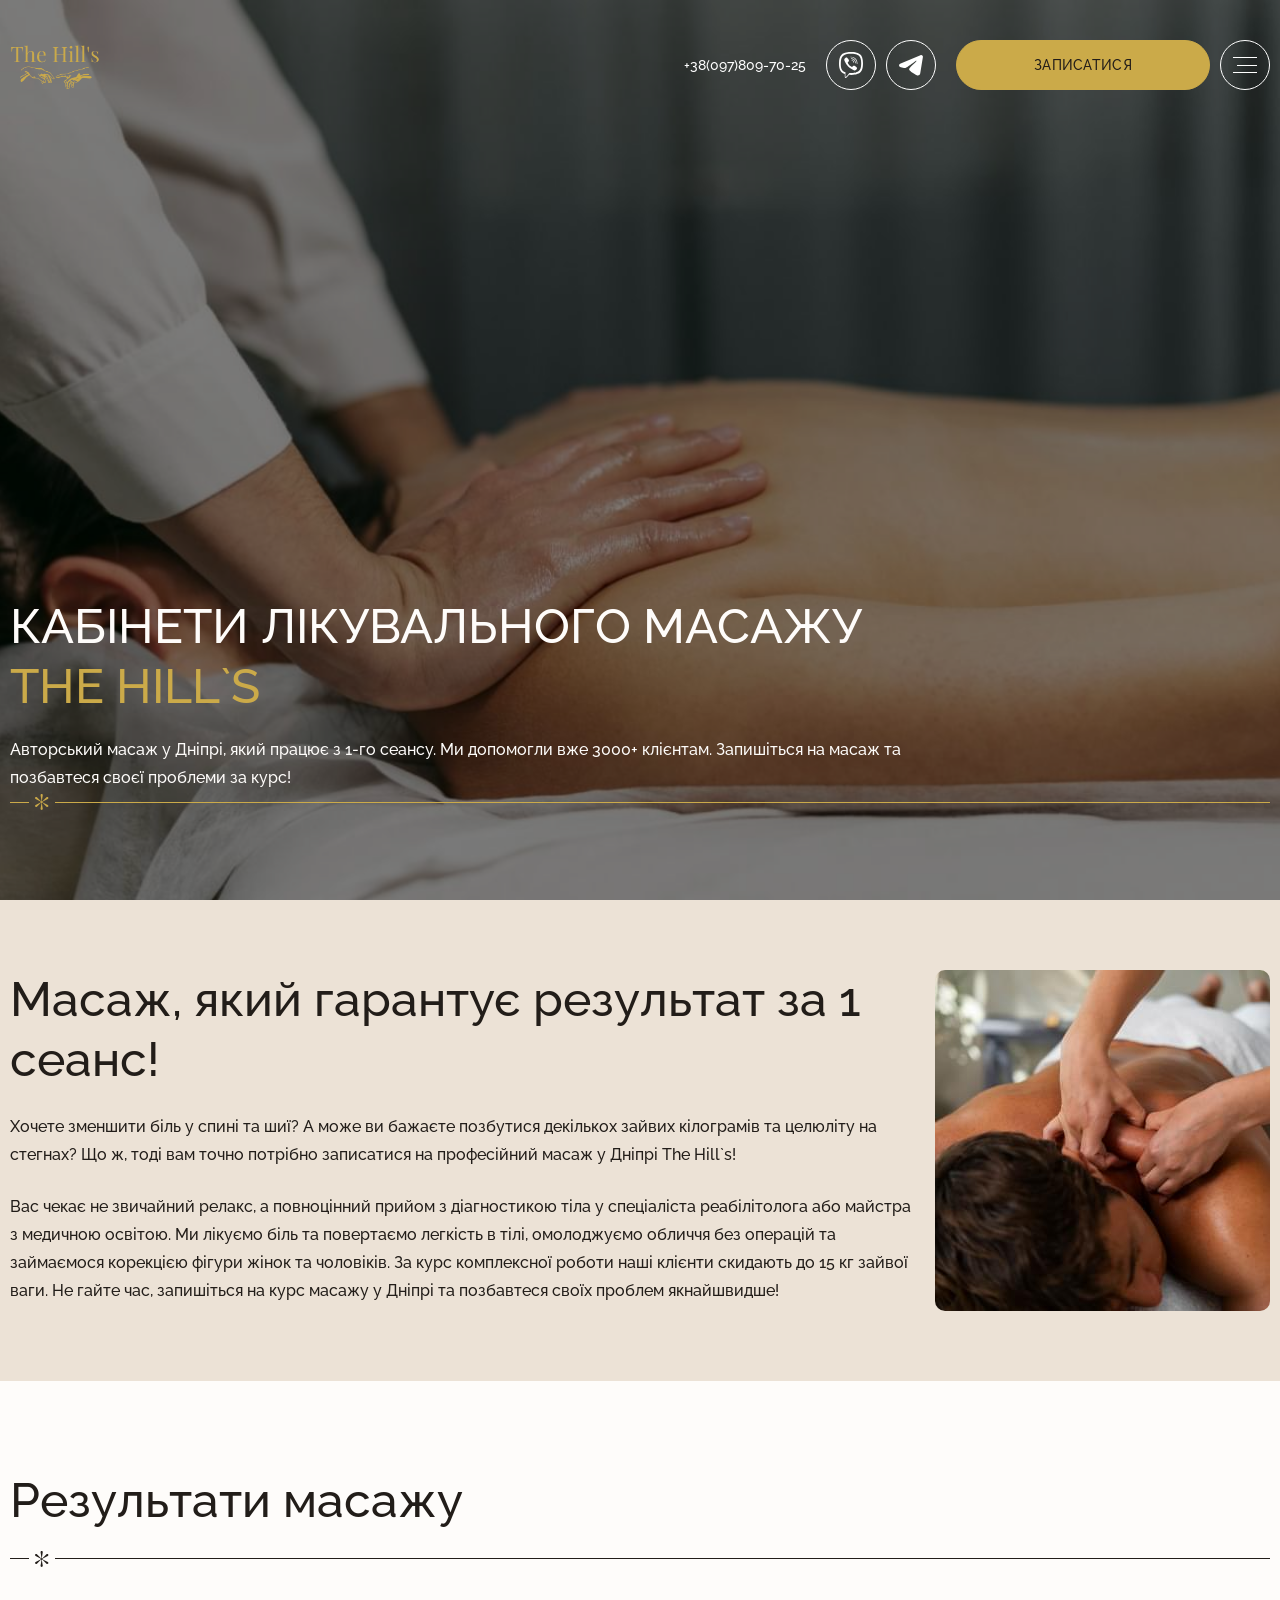
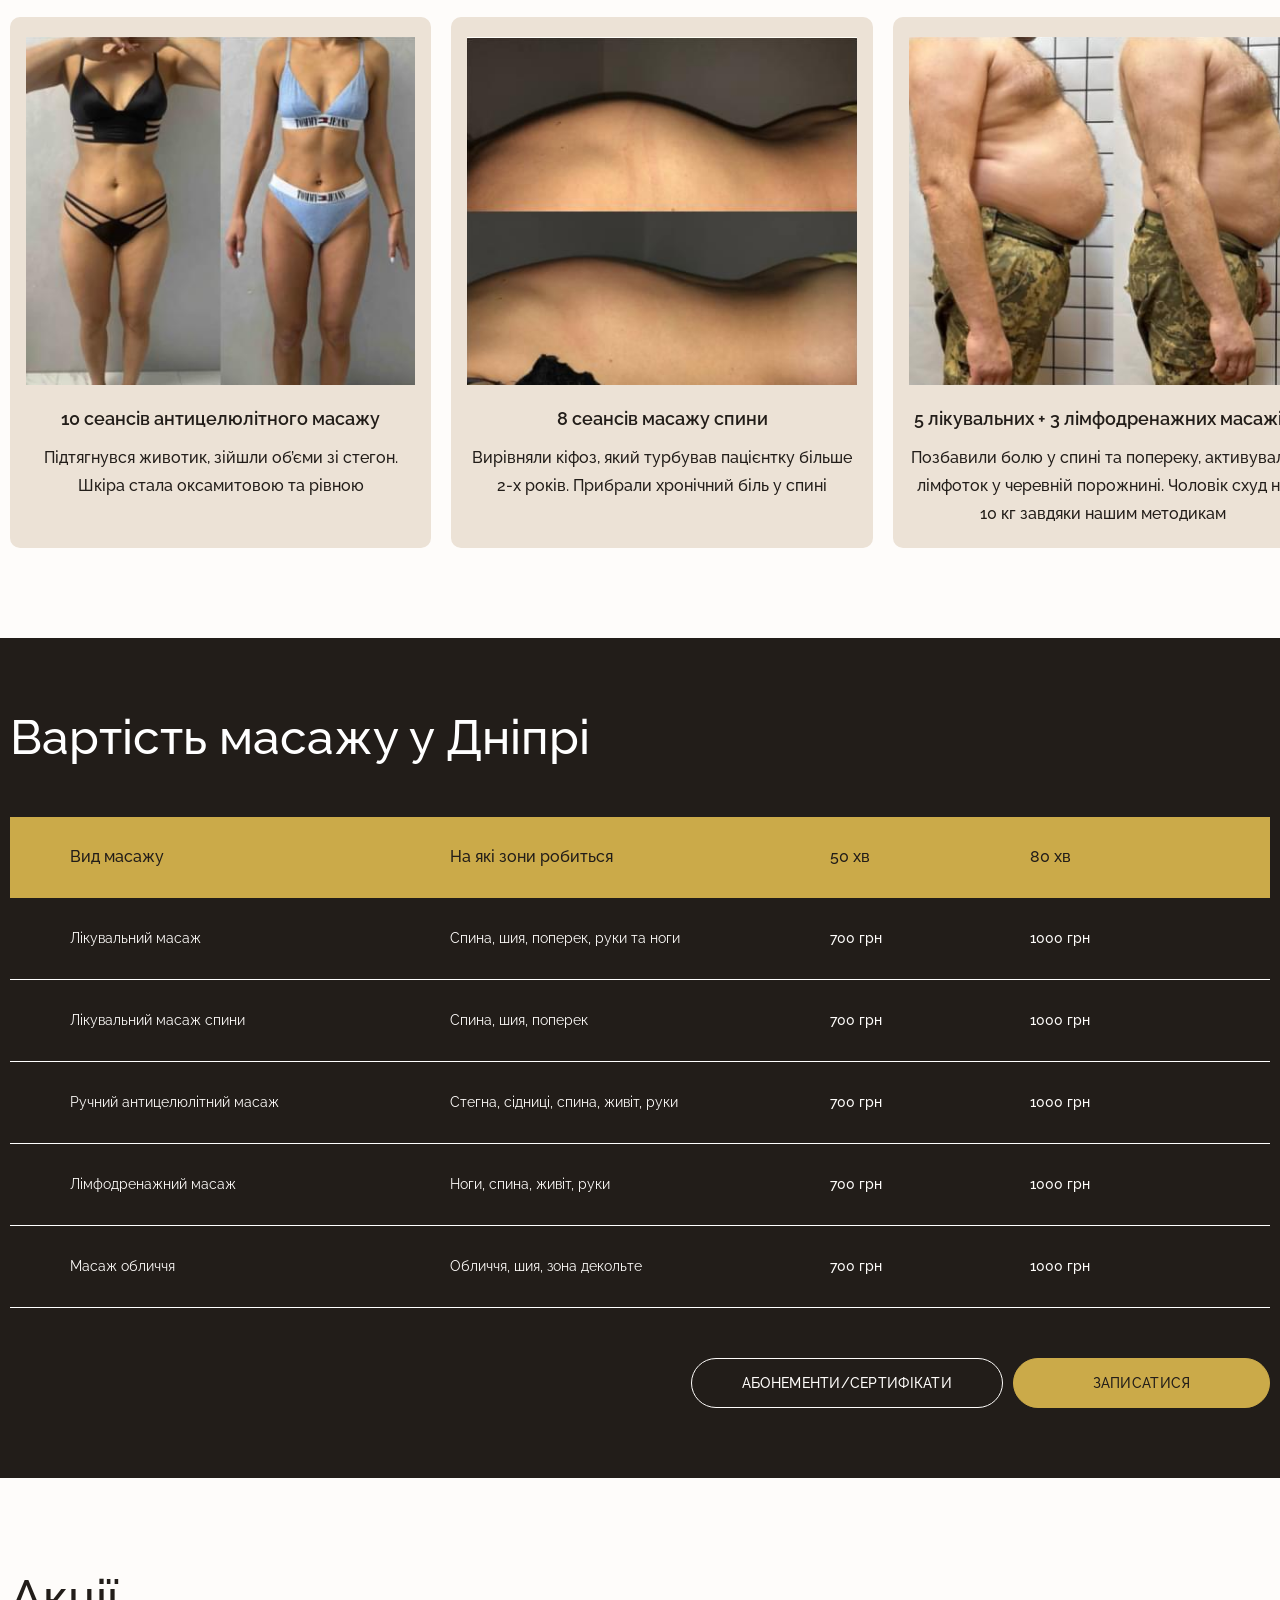
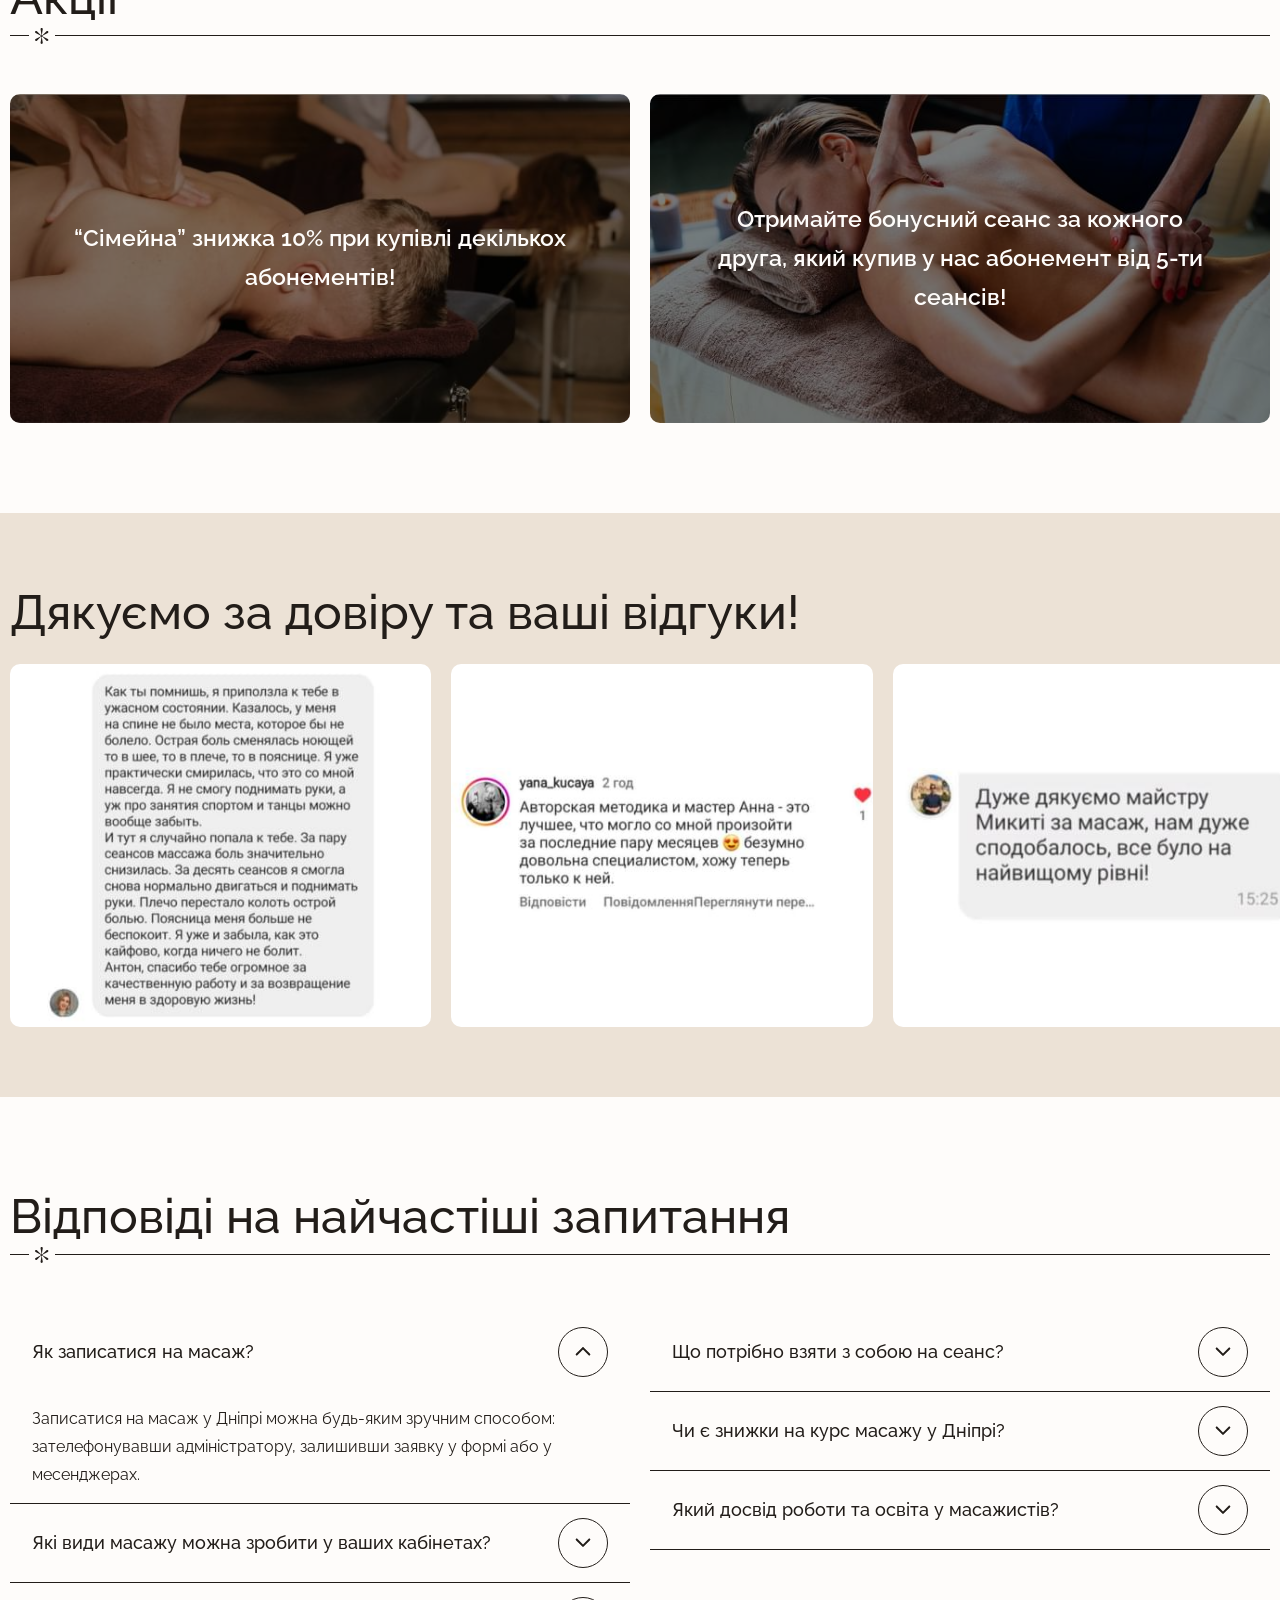
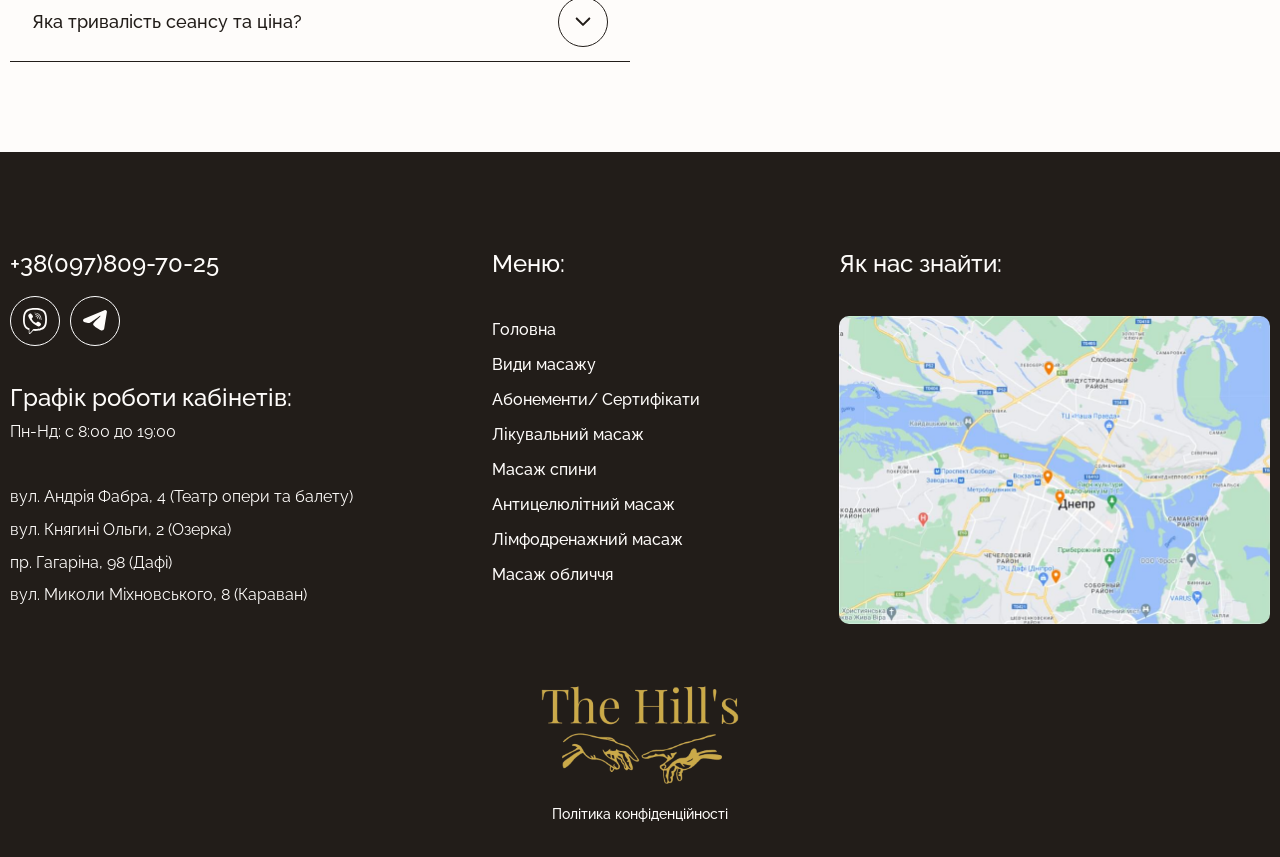
<file: index.html>
<!DOCTYPE html>
<html lang="uk">

<head>
	<title>HomePage</title>
	<meta charset="UTF-8">
	<meta name="format-detection" content="telephone=no">
	<!-- <style>body{opacity: 0;}</style> -->
	<link rel="stylesheet" href="css/style.min.css?_v=20250113193659">
	<link rel="shortcut icon" href="favicon.ico">
	<!-- <meta name="robots" content="noindex, nofollow"> -->
	<meta name="viewport" content="width=device-width, initial-scale=1.0">
</head>

<body>
	<div class="wrapper">
		<header class="header" data-lp>
			<div class="header__container">
				<div class="header__body">
					<a href="" class="header__logo">
						<img src="img/logo.png" alt="logo">
					</a>
					<div class="header__contacts">
						<a href="tel:380978097025" class="header__phone">
							+38(097)809-70-25
						</a>
						<div class="header__socials socials-block">
							<a href="" class="socials-block__link">
								<svg width="24" height="26" viewBox="0 0 24 26" fill="currentColor" xmlns="http://www.w3.org/2000/svg">
									<path d="M21.2908 2.5357C20.6622 1.93954 18.1204 0.0445313 12.4602 0.0186557C12.4602 0.0186557 5.78469 -0.394848 2.53088 2.67167C0.719527 4.5332 0.0819987 7.25674 0.0148385 10.6338C-0.0523217 14.0108 -0.139235 20.3392 5.79802 22.0551H5.80395L5.8 24.6736C5.8 24.6736 5.76197 25.7335 6.44148 25.9496C7.2632 26.2119 7.74567 25.4062 8.52986 24.5376C8.96097 24.0607 9.55554 23.3605 10.0034 22.8253C14.0642 23.1764 17.1871 22.3737 17.5417 22.255C18.3619 21.982 23.0014 21.3712 23.756 15.0433C24.5347 8.5211 23.3792 4.3952 21.2908 2.5357ZM12.9407 14.8916C12.9407 14.8916 13.3906 14.9307 13.6326 14.6242L14.1051 14.0133C14.3328 13.7104 14.8829 13.5176 15.4212 13.8256C15.8246 14.062 16.2172 14.3203 16.5945 14.5963C16.952 14.8662 17.6839 15.4938 17.6859 15.4938C18.0345 15.7962 18.115 16.2402 17.8775 16.7085C17.8775 16.711 17.876 16.7156 17.876 16.7181C17.6145 17.1833 17.2828 17.6029 16.8933 17.9612C16.8883 17.9637 16.8883 17.9657 16.8844 17.9683C16.5456 18.259 16.2133 18.4244 15.8864 18.4645C15.8488 18.4711 15.8103 18.4746 15.7723 18.4746C15.7619 18.4746 15.7511 18.4741 15.7402 18.4736H15.7274C15.5876 18.4736 15.4488 18.4508 15.316 18.4066L15.3051 18.3904C14.8014 18.2448 13.9609 17.8795 12.561 17.086C11.7507 16.6321 10.9796 16.1083 10.2558 15.5202C9.89194 15.2272 9.54548 14.912 9.21826 14.5765L9.18319 14.541L9.14813 14.505V14.5045L9.11307 14.4684C9.10122 14.4568 9.08986 14.4446 9.07801 14.4324C8.75157 14.096 8.44439 13.7404 8.15801 13.3675C7.59011 12.6257 7.07456 11.8276 6.63506 10.9986C5.86271 9.55917 5.50716 8.69614 5.36543 8.17812L5.34963 8.16747C5.30667 8.03098 5.28444 7.88841 5.28444 7.74534V7.73113C5.28395 7.71895 5.28395 7.70678 5.28395 7.69511C5.28395 7.65705 5.28691 7.61849 5.29333 7.58095C5.33432 7.24609 5.49531 6.90362 5.77679 6.55455C5.77926 6.55049 5.78123 6.55049 5.7837 6.54541C6.13242 6.1449 6.54119 5.80422 6.99456 5.53626C6.99703 5.53626 7.00147 5.53373 7.00394 5.53373C7.45974 5.28968 7.89184 5.37238 8.18567 5.72856C8.18814 5.73109 8.79752 6.48301 9.05924 6.85034C9.32739 7.23696 9.57924 7.64234 9.80838 8.05635C10.1086 8.60938 9.92047 9.1756 9.62566 9.40848L9.03159 9.89403C8.73134 10.1431 8.77085 10.6054 8.77085 10.6054C8.77085 10.6054 9.65134 14.0291 12.9407 14.8916ZM18.433 11.7266C18.4332 11.7697 18.4252 11.8123 18.4093 11.8521C18.3935 11.8919 18.3701 11.9281 18.3406 11.9587C18.3111 11.9892 18.2761 12.0135 18.2374 12.0301C18.1988 12.0467 18.1574 12.0553 18.1155 12.0554C18.0736 12.0556 18.0321 12.0473 17.9934 12.0311C17.9546 12.0148 17.9194 11.9908 17.8897 11.9605C17.8599 11.9302 17.8363 11.8941 17.8202 11.8545C17.804 11.8148 17.7956 11.7722 17.7955 11.7292C17.7881 10.7276 17.639 9.83366 17.3491 9.04775C17.0627 8.27198 16.637 7.60175 16.0721 7.03604C15.5046 6.46779 14.8681 6.03957 14.1624 5.7524C13.4528 5.46371 12.674 5.31657 11.8257 5.31049C11.7411 5.30995 11.6602 5.27499 11.6007 5.21326C11.5411 5.15154 11.5079 5.06809 11.5081 4.9812C11.5086 4.8944 11.5426 4.81133 11.6025 4.75019C11.6625 4.68904 11.7436 4.65481 11.8281 4.65497C12.7614 4.66156 13.6177 4.82392 14.3975 5.14103C15.1807 5.45965 15.8874 5.93455 16.5175 6.56571C17.1501 7.19941 17.6266 7.94981 17.9466 8.81639C18.2632 9.67282 18.4251 10.6429 18.433 11.7266ZM16.7516 11.0584C16.7507 11.1014 16.7417 11.1439 16.7249 11.1833C16.7082 11.2227 16.684 11.2583 16.6538 11.2882C16.6237 11.318 16.5881 11.3414 16.5491 11.3571C16.5101 11.3728 16.4685 11.3804 16.4266 11.3796C16.3848 11.3788 16.3435 11.3695 16.3051 11.3522C16.2667 11.335 16.2321 11.3102 16.203 11.2792C16.174 11.2482 16.1512 11.2116 16.1359 11.1716C16.1207 11.1315 16.1132 11.0888 16.114 11.0458C16.1372 9.93056 15.8187 9.00259 15.158 8.26082C14.8286 7.89146 14.4345 7.60429 13.9748 7.39779C13.5091 7.18876 12.9738 7.06191 12.3689 7.01625C12.327 7.01326 12.2861 7.00181 12.2485 6.98257C12.211 6.96332 12.1775 6.93665 12.1499 6.90409C12.1224 6.87152 12.1014 6.8337 12.0881 6.79279C12.0749 6.75188 12.0696 6.70868 12.0726 6.66566C12.0785 6.57881 12.1178 6.49794 12.1818 6.44086C12.2458 6.38377 12.3293 6.35513 12.4138 6.36124C13.0908 6.41198 13.6958 6.55658 14.2301 6.79656C14.7703 7.03908 15.2365 7.37953 15.6286 7.8189C16.4044 8.69005 16.7787 9.76973 16.7516 11.0584ZM15.1091 10.4709C15.1111 10.5139 15.1048 10.5569 15.0906 10.5974C15.0764 10.6379 15.0546 10.6752 15.0264 10.707C14.9982 10.7389 14.9641 10.7647 14.9262 10.783C14.8883 10.8014 14.8473 10.8119 14.8054 10.8139C14.6291 10.8225 14.4795 10.6825 14.4716 10.5019C14.4444 9.9397 14.2987 9.51807 14.035 9.23801C13.7748 8.962 13.3837 8.80979 12.8607 8.78138C12.7762 8.77691 12.6969 8.73819 12.6401 8.6737C12.5834 8.60921 12.5538 8.52422 12.558 8.43738C12.5674 8.25625 12.7175 8.11724 12.8933 8.12637C13.5837 8.16341 14.118 8.38259 14.4953 8.78341C14.8696 9.18068 15.074 9.74334 15.1091 10.4709ZM21.9792 14.5755C21.3422 19.8592 17.5792 20.1915 16.8854 20.4199C16.5901 20.5173 13.8474 21.2184 10.398 20.9871C10.398 20.9871 7.82814 24.1728 7.02518 25.0014C6.89975 25.1307 6.75259 25.183 6.65382 25.1571C6.51604 25.1226 6.47802 24.9542 6.4795 24.7086C6.48148 24.3575 6.50123 20.3574 6.50123 20.3574C1.47903 18.9246 1.77137 13.5384 1.82866 10.718C1.88545 7.89755 2.40149 5.587 3.93334 4.03294C6.68543 1.47175 12.3555 1.85431 12.3555 1.85431C17.1441 1.87562 19.4385 3.35713 19.9703 3.85333C21.7372 5.40739 22.637 9.12639 21.9792 14.574V14.5755Z" />
								</svg>
							</a>
							<a href="" class="socials-block__link">
								<svg width="24" height="21" viewBox="0 0 24 21" fill="currentColor" xmlns="http://www.w3.org/2000/svg">
									<path fill-rule="evenodd" clip-rule="evenodd" d="M21.4487 0.139839C21.7428 0.0160192 22.0649 -0.0266856 22.3812 0.0161692C22.6975 0.0590252 22.9965 0.185874 23.2471 0.383512C23.4977 0.581151 23.6908 0.842356 23.8063 1.13994C23.9216 1.43752 23.9552 1.76061 23.9034 2.07556L21.2034 18.4529C20.9415 20.0327 19.2082 20.9386 17.7594 20.1517C16.5475 19.4934 14.7475 18.4791 13.1284 17.4208C12.3189 16.891 9.83915 15.1946 10.1439 13.9874C10.4058 12.9553 14.5725 9.07675 16.9534 6.7708C17.888 5.86484 17.4618 5.34223 16.3582 6.17556C13.6177 8.24461 9.21772 11.391 7.76296 12.2767C6.47963 13.0577 5.81058 13.191 5.01058 13.0577C3.55105 12.8148 2.19748 12.4386 1.09272 11.9803C-0.400132 11.3613 -0.327513 9.30889 1.09153 8.71127L21.4487 0.139839Z" />
								</svg>
							</a>
						</div>
					</div>
					<button data-popup="#popup" type="button" class="header__btn button">
						Записатися
					</button>
					<button type="button" class="header__burger icon-menu"><span></span></button>
					<div class="header__menu-overlay"></div>
					<div class="header__menu menu">
						<nav class="menu__body">
							<div class="menu__inner">
								<div class="menu__contacts">
									<a href="tel:380978097025" class="menu__phone">
										+38(097)809-70-25
									</a>
									<div class="menu__socials socials-block">
										<a href="" class="socials-block__link">
											<svg width="24" height="26" viewBox="0 0 24 26" fill="currentColor" xmlns="http://www.w3.org/2000/svg">
												<path d="M21.2908 2.5357C20.6622 1.93954 18.1204 0.0445313 12.4602 0.0186557C12.4602 0.0186557 5.78469 -0.394848 2.53088 2.67167C0.719527 4.5332 0.0819987 7.25674 0.0148385 10.6338C-0.0523217 14.0108 -0.139235 20.3392 5.79802 22.0551H5.80395L5.8 24.6736C5.8 24.6736 5.76197 25.7335 6.44148 25.9496C7.2632 26.2119 7.74567 25.4062 8.52986 24.5376C8.96097 24.0607 9.55554 23.3605 10.0034 22.8253C14.0642 23.1764 17.1871 22.3737 17.5417 22.255C18.3619 21.982 23.0014 21.3712 23.756 15.0433C24.5347 8.5211 23.3792 4.3952 21.2908 2.5357ZM12.9407 14.8916C12.9407 14.8916 13.3906 14.9307 13.6326 14.6242L14.1051 14.0133C14.3328 13.7104 14.8829 13.5176 15.4212 13.8256C15.8246 14.062 16.2172 14.3203 16.5945 14.5963C16.952 14.8662 17.6839 15.4938 17.6859 15.4938C18.0345 15.7962 18.115 16.2402 17.8775 16.7085C17.8775 16.711 17.876 16.7156 17.876 16.7181C17.6145 17.1833 17.2828 17.6029 16.8933 17.9612C16.8883 17.9637 16.8883 17.9657 16.8844 17.9683C16.5456 18.259 16.2133 18.4244 15.8864 18.4645C15.8488 18.4711 15.8103 18.4746 15.7723 18.4746C15.7619 18.4746 15.7511 18.4741 15.7402 18.4736H15.7274C15.5876 18.4736 15.4488 18.4508 15.316 18.4066L15.3051 18.3904C14.8014 18.2448 13.9609 17.8795 12.561 17.086C11.7507 16.6321 10.9796 16.1083 10.2558 15.5202C9.89194 15.2272 9.54548 14.912 9.21826 14.5765L9.18319 14.541L9.14813 14.505V14.5045L9.11307 14.4684C9.10122 14.4568 9.08986 14.4446 9.07801 14.4324C8.75157 14.096 8.44439 13.7404 8.15801 13.3675C7.59011 12.6257 7.07456 11.8276 6.63506 10.9986C5.86271 9.55917 5.50716 8.69614 5.36543 8.17812L5.34963 8.16747C5.30667 8.03098 5.28444 7.88841 5.28444 7.74534V7.73113C5.28395 7.71895 5.28395 7.70678 5.28395 7.69511C5.28395 7.65705 5.28691 7.61849 5.29333 7.58095C5.33432 7.24609 5.49531 6.90362 5.77679 6.55455C5.77926 6.55049 5.78123 6.55049 5.7837 6.54541C6.13242 6.1449 6.54119 5.80422 6.99456 5.53626C6.99703 5.53626 7.00147 5.53373 7.00394 5.53373C7.45974 5.28968 7.89184 5.37238 8.18567 5.72856C8.18814 5.73109 8.79752 6.48301 9.05924 6.85034C9.32739 7.23696 9.57924 7.64234 9.80838 8.05635C10.1086 8.60938 9.92047 9.1756 9.62566 9.40848L9.03159 9.89403C8.73134 10.1431 8.77085 10.6054 8.77085 10.6054C8.77085 10.6054 9.65134 14.0291 12.9407 14.8916ZM18.433 11.7266C18.4332 11.7697 18.4252 11.8123 18.4093 11.8521C18.3935 11.8919 18.3701 11.9281 18.3406 11.9587C18.3111 11.9892 18.2761 12.0135 18.2374 12.0301C18.1988 12.0467 18.1574 12.0553 18.1155 12.0554C18.0736 12.0556 18.0321 12.0473 17.9934 12.0311C17.9546 12.0148 17.9194 11.9908 17.8897 11.9605C17.8599 11.9302 17.8363 11.8941 17.8202 11.8545C17.804 11.8148 17.7956 11.7722 17.7955 11.7292C17.7881 10.7276 17.639 9.83366 17.3491 9.04775C17.0627 8.27198 16.637 7.60175 16.0721 7.03604C15.5046 6.46779 14.8681 6.03957 14.1624 5.7524C13.4528 5.46371 12.674 5.31657 11.8257 5.31049C11.7411 5.30995 11.6602 5.27499 11.6007 5.21326C11.5411 5.15154 11.5079 5.06809 11.5081 4.9812C11.5086 4.8944 11.5426 4.81133 11.6025 4.75019C11.6625 4.68904 11.7436 4.65481 11.8281 4.65497C12.7614 4.66156 13.6177 4.82392 14.3975 5.14103C15.1807 5.45965 15.8874 5.93455 16.5175 6.56571C17.1501 7.19941 17.6266 7.94981 17.9466 8.81639C18.2632 9.67282 18.4251 10.6429 18.433 11.7266ZM16.7516 11.0584C16.7507 11.1014 16.7417 11.1439 16.7249 11.1833C16.7082 11.2227 16.684 11.2583 16.6538 11.2882C16.6237 11.318 16.5881 11.3414 16.5491 11.3571C16.5101 11.3728 16.4685 11.3804 16.4266 11.3796C16.3848 11.3788 16.3435 11.3695 16.3051 11.3522C16.2667 11.335 16.2321 11.3102 16.203 11.2792C16.174 11.2482 16.1512 11.2116 16.1359 11.1716C16.1207 11.1315 16.1132 11.0888 16.114 11.0458C16.1372 9.93056 15.8187 9.00259 15.158 8.26082C14.8286 7.89146 14.4345 7.60429 13.9748 7.39779C13.5091 7.18876 12.9738 7.06191 12.3689 7.01625C12.327 7.01326 12.2861 7.00181 12.2485 6.98257C12.211 6.96332 12.1775 6.93665 12.1499 6.90409C12.1224 6.87152 12.1014 6.8337 12.0881 6.79279C12.0749 6.75188 12.0696 6.70868 12.0726 6.66566C12.0785 6.57881 12.1178 6.49794 12.1818 6.44086C12.2458 6.38377 12.3293 6.35513 12.4138 6.36124C13.0908 6.41198 13.6958 6.55658 14.2301 6.79656C14.7703 7.03908 15.2365 7.37953 15.6286 7.8189C16.4044 8.69005 16.7787 9.76973 16.7516 11.0584ZM15.1091 10.4709C15.1111 10.5139 15.1048 10.5569 15.0906 10.5974C15.0764 10.6379 15.0546 10.6752 15.0264 10.707C14.9982 10.7389 14.9641 10.7647 14.9262 10.783C14.8883 10.8014 14.8473 10.8119 14.8054 10.8139C14.6291 10.8225 14.4795 10.6825 14.4716 10.5019C14.4444 9.9397 14.2987 9.51807 14.035 9.23801C13.7748 8.962 13.3837 8.80979 12.8607 8.78138C12.7762 8.77691 12.6969 8.73819 12.6401 8.6737C12.5834 8.60921 12.5538 8.52422 12.558 8.43738C12.5674 8.25625 12.7175 8.11724 12.8933 8.12637C13.5837 8.16341 14.118 8.38259 14.4953 8.78341C14.8696 9.18068 15.074 9.74334 15.1091 10.4709ZM21.9792 14.5755C21.3422 19.8592 17.5792 20.1915 16.8854 20.4199C16.5901 20.5173 13.8474 21.2184 10.398 20.9871C10.398 20.9871 7.82814 24.1728 7.02518 25.0014C6.89975 25.1307 6.75259 25.183 6.65382 25.1571C6.51604 25.1226 6.47802 24.9542 6.4795 24.7086C6.48148 24.3575 6.50123 20.3574 6.50123 20.3574C1.47903 18.9246 1.77137 13.5384 1.82866 10.718C1.88545 7.89755 2.40149 5.587 3.93334 4.03294C6.68543 1.47175 12.3555 1.85431 12.3555 1.85431C17.1441 1.87562 19.4385 3.35713 19.9703 3.85333C21.7372 5.40739 22.637 9.12639 21.9792 14.574V14.5755Z" />
											</svg>
										</a>
										<a href="" class="socials-block__link">
											<svg width="24" height="21" viewBox="0 0 24 21" fill="currentColor" xmlns="http://www.w3.org/2000/svg">
												<path fill-rule="evenodd" clip-rule="evenodd" d="M21.4487 0.139839C21.7428 0.0160192 22.0649 -0.0266856 22.3812 0.0161692C22.6975 0.0590252 22.9965 0.185874 23.2471 0.383512C23.4977 0.581151 23.6908 0.842356 23.8063 1.13994C23.9216 1.43752 23.9552 1.76061 23.9034 2.07556L21.2034 18.4529C20.9415 20.0327 19.2082 20.9386 17.7594 20.1517C16.5475 19.4934 14.7475 18.4791 13.1284 17.4208C12.3189 16.891 9.83915 15.1946 10.1439 13.9874C10.4058 12.9553 14.5725 9.07675 16.9534 6.7708C17.888 5.86484 17.4618 5.34223 16.3582 6.17556C13.6177 8.24461 9.21772 11.391 7.76296 12.2767C6.47963 13.0577 5.81058 13.191 5.01058 13.0577C3.55105 12.8148 2.19748 12.4386 1.09272 11.9803C-0.400132 11.3613 -0.327513 9.30889 1.09153 8.71127L21.4487 0.139839Z" />
											</svg>
										</a>
									</div>
								</div>
								<div class="menu__column menu__column--works">
									<div class="menu__graph">
										<h4 class="menu__title">
											Графік роботи кабінетів:
										</h4>
										<div class="menu__graph-work">
											Пн-Нд: с 8:00 до 19:00
										</div>
									</div>
									<ul class="menu__address">
										<li class="menu__address-item">
											<a href="https://maps.app.goo.gl/UePGUXUATijcfL9R7" target="_blank" class="menu__address-link">вул. Андрія Фабра, 4 (Театр опери та балету)</a>
										</li>
										<li class="menu__address-item">
											<a href="https://maps.app.goo.gl/XR9rkcfibMBbFmfa9" target="_blank" class="menu__address-link">вул. Княгині Ольги, 2 (Озерка)</a>
										</li>
										<li class="menu__address-item">
											<a href="https://maps.app.goo.gl/Dm3DhWNjiSHcL2we8" target="_blank" class="menu__address-link">пр. Гагаріна, 98 (Дафі)</a>
										</li>
										<li class="menu__address-item">
											<a href="https://maps.app.goo.gl/AKATFUJupmL2oS1i8" target="_blank" class="menu__address-link">вул. Миколи Міхновського, 8 (Караван)</a>
										</li>
									</ul>
									<div class="menu__lang language">
										<button type="button" class="language__current">
											<img src="img/icon/world.svg" alt="Image">
											<span>UA</span>
										</button>
										<ul class="language__list">
											<li class="language__item">
												<a href="/" class="language__link">UA</a>
											</li>
											<li class="language__item">
												<a href="/" class="language__link">RU</a>
											</li>
										</ul>
									</div>
								</div>
								<div class="menu__column menu__column--menu">
									<h4 class="menu__title">
										Меню:
									</h4>
									<ul class="menu__list">
										<li class="menu__item">
											<a href="/" class="menu__link">Головна</a>
										</li>
										<li class="menu__item">
											<a href="/" class="menu__link">Види масажу</a>
										</li>
										<li class="menu__item">
											<a href="/" class="menu__link">Абонементи/ Сертифікати</a>
										</li>
										<li class="menu__item">
											<a href="/" class="menu__link">Лікувальний масаж</a>
										</li>
										<li class="menu__item">
											<a href="/" class="menu__link">Масаж спини</a>
										</li>
										<li class="menu__item">
											<a href="/" class="menu__link">Антицелюлітний масаж</a>
										</li>
										<li class="menu__item">
											<a href="/" class="menu__link">Лімфодренажний масаж</a>
										</li>
										<li class="menu__item">
											<a href="/" class="menu__link">Масаж обличчя</a>
										</li>
									</ul>
								</div>
								<div class="menu__column menu__column--map">
									<h4 class="menu__title">
										Як нас знайти:
									</h4>
									<a href="https://maps.app.goo.gl/AKATFUJupmL2oS1i8" target="_blank" class="menu__map">
										<img src="img/map.jpg" alt="Map Image">
									</a>
								</div>
							</div>
						</nav>
					</div>
				</div>
			</div>
		</header>
		<main class="page">
			<section class="hero" style="background-image: url('img/hero-bg.jpg');">
				<div class="hero__container">
					<div class="hero__content">
						<h1 class="hero__title title">
							Кабінети лікувального масажу <br> <span>the hill`s</span>
						</h1>
						<div class="hero__text">
							<p>
								Авторський масаж у Дніпрі, який працює з 1-го сеансу. Ми допомогли вже 3000+ клієнтам.
								Запишіться на масаж та позбавтеся своєї проблеми за курс!
							</p>
						</div>
						<button data-popup="#popup" type="button" class="hero__btn button">
							ЗаписатИся
						</button>
					</div>
					<div class="hero__decor decor-section">
						<svg width="14" height="16" viewBox="0 0 14 16" fill="currentColor" xmlns="http://www.w3.org/2000/svg">
							<path fill-rule="evenodd" clip-rule="evenodd" d="M5.5711 1.29026C5.46036 0.614168 5.98212 0 6.66722 0C7.35232 0 7.87408 0.614167 7.76334 1.29026L6.84599 6.89093C6.82119 7.04233 6.93139 7.18214 7.06846 7.25103C7.20072 7.31751 7.36598 7.31912 7.47163 7.21544L11.4916 3.2702C11.988 2.78308 12.8029 2.85824 13.2018 3.42791C13.6007 3.99758 13.3926 4.78908 12.7651 5.08889L7.85411 7.43527C7.63686 7.53907 7.56185 7.81004 7.56185 8.05082C7.56185 8.23359 7.63109 8.4277 7.796 8.50649L12.7651 10.8806C13.3926 11.1804 13.6007 11.9719 13.2018 12.5416C12.8029 13.1113 11.988 13.1864 11.4916 12.6993L7.57599 8.85651C7.4523 8.73511 7.25442 8.74765 7.10314 8.83221C6.96002 8.91222 6.84408 9.06216 6.87059 9.22397L7.76334 14.6744C7.87408 15.3505 7.35232 15.9647 6.66722 15.9647C5.98211 15.9647 5.46036 15.3505 5.5711 14.6744L6.46643 9.20824C6.4915 9.05513 6.38223 8.91317 6.24547 8.83991C6.10627 8.76534 5.928 8.759 5.81529 8.86961L1.91399 12.6984C1.41765 13.1855 0.602707 13.1103 0.203819 12.5407C-0.19507 11.971 0.0130369 11.1795 0.640535 10.8797L5.52266 8.54708C5.70116 8.46179 5.77271 8.24866 5.77271 8.05082C5.77271 7.7959 5.69761 7.5045 5.46759 7.3946L0.640616 5.08835C0.0131183 4.78855 -0.194988 3.99704 0.2039 3.42737C0.602789 2.8577 1.41773 2.78255 1.91408 3.26966L5.92288 7.20392C6.01741 7.2967 6.16371 7.29954 6.28331 7.24261C6.41242 7.18117 6.51463 7.05077 6.49152 6.90966L5.5711 1.29026Z" />
						</svg>
					</div>
				</div>
			</section>
			<section class="section-info">
				<div class="section-info__container">
					<div class="section-info__body">
						<div class="section-info__content">
							<h2 class="section-info__title title">
								Масаж, який гарантує результат за 1 сеанс!
							</h2>
							<div class="section-info__text">
								<p>
									Хочете зменшити біль у спині та шиї? А може ви бажаєте позбутися декількох зайвих
									кілограмів та целюліту на стегнах? Що ж, тоді вам точно потрібно записатися на
									професійний масаж у Дніпрі The Hill`s!
								</p>
								<p>
									Вас чекає не звичайний релакс, а повноцінний прийом з діагностикою тіла у
									спеціаліста реабілітолога або майстра з медичною освітою. Ми лікуємо біль та
									повертаємо легкість в тілі, омолоджуємо обличчя без операцій та займаємося корекцією
									фігури жінок та чоловіків. За курс комплексної роботи наші клієнти скидають до 15 кг
									зайвої ваги. Не гайте час, запишіться на курс масажу у Дніпрі та позбавтеся своїх
									проблем якнайшвидше!
								</p>
							</div>
						</div>
						<div class="section-info__img">
							<img src="img/image-1.jpg" alt="Image">
						</div>
					</div>
				</div>
			</section>
			<section class="results">
				<div class="results__container">
					<div class="results__head">
						<h2 class="results__title title">
							Результати масажу
						</h2>
						<div class="results__decor decor-section">
							<svg width="14" height="16" viewBox="0 0 14 16" fill="currentColor" xmlns="http://www.w3.org/2000/svg">
								<path fill-rule="evenodd" clip-rule="evenodd" d="M5.5711 1.29026C5.46036 0.614168 5.98212 0 6.66722 0C7.35232 0 7.87408 0.614167 7.76334 1.29026L6.84599 6.89093C6.82119 7.04233 6.93139 7.18214 7.06846 7.25103C7.20072 7.31751 7.36598 7.31912 7.47163 7.21544L11.4916 3.2702C11.988 2.78308 12.8029 2.85824 13.2018 3.42791C13.6007 3.99758 13.3926 4.78908 12.7651 5.08889L7.85411 7.43527C7.63686 7.53907 7.56185 7.81004 7.56185 8.05082C7.56185 8.23359 7.63109 8.4277 7.796 8.50649L12.7651 10.8806C13.3926 11.1804 13.6007 11.9719 13.2018 12.5416C12.8029 13.1113 11.988 13.1864 11.4916 12.6993L7.57599 8.85651C7.4523 8.73511 7.25442 8.74765 7.10314 8.83221C6.96002 8.91222 6.84408 9.06216 6.87059 9.22397L7.76334 14.6744C7.87408 15.3505 7.35232 15.9647 6.66722 15.9647C5.98211 15.9647 5.46036 15.3505 5.5711 14.6744L6.46643 9.20824C6.4915 9.05513 6.38223 8.91317 6.24547 8.83991C6.10627 8.76534 5.928 8.759 5.81529 8.86961L1.91399 12.6984C1.41765 13.1855 0.602707 13.1103 0.203819 12.5407C-0.19507 11.971 0.0130369 11.1795 0.640535 10.8797L5.52266 8.54708C5.70116 8.46179 5.77271 8.24866 5.77271 8.05082C5.77271 7.7959 5.69761 7.5045 5.46759 7.3946L0.640616 5.08835C0.0131183 4.78855 -0.194988 3.99704 0.2039 3.42737C0.602789 2.8577 1.41773 2.78255 1.91408 3.26966L5.92288 7.20392C6.01741 7.2967 6.16371 7.29954 6.28331 7.24261C6.41242 7.18117 6.51463 7.05077 6.49152 6.90966L5.5711 1.29026Z" />
							</svg>
						</div>
					</div>
					<div class="results__slider swiper slider">
						<div class="results__wrapper swiper-wrapper">
							<div class="results__card swiper-slide">
								<div class="results__card-img">
									<img src="img/results/image-1.jpg" alt="Image">
								</div>
								<div class="results__card-title">
									10 сеансів антицелюлітного масажу
								</div>
								<div class="results__card-text">
									Підтягнувся животик, зійшли об’єми зі стегон. Шкіра стала оксамитовою та рівною
								</div>
							</div>
							<div class="results__card swiper-slide">
								<div class="results__card-img">
									<img src="img/results/image-2.jpg" alt="Image">
								</div>
								<div class="results__card-title">
									8 сеансів масажу спини
								</div>
								<div class="results__card-text">
									Вирівняли кіфоз, який турбував пацієнтку більше 2-х років. Прибрали хронічний біль у
									спині
								</div>
							</div>
							<div class="results__card swiper-slide">
								<div class="results__card-img">
									<img src="img/results/image-3.jpg" alt="Image">
								</div>
								<div class="results__card-title">
									5 лікувальних + 3 лімфодренажних масажів
								</div>
								<div class="results__card-text">
									Позбавили болю у спині та попереку, активували лімфоток у черевній порожнині.
									Чоловік схуд на 10 кг завдяки нашим методикам
								</div>
							</div>
						</div>
					</div>
				</div>
			</section>
			<section class="the-cost">
				<div class="the-cost__container">
					<h2 class="the-cost__title title">
						Вартість масажу у Дніпрі
					</h2>
					<div class="the-cost__table the-cost__table--4-columns">
						<div class="the-cost__table-head">
							<div class="the-cost__table-item">
								Вид масажу
							</div>
							<div class="the-cost__table-item">
								На які зони робиться
							</div>
							<div class="the-cost__table-item">
								50 хв
							</div>
							<div class="the-cost__table-item">
								80 хв
							</div>
						</div>
						<div class="the-cost__table-row">
							<div class="the-cost__table-item">
								<a href="/" class="the-cost__table-link">
									Лікувальний масаж
								</a>
							</div>
							<div class="the-cost__table-item the-cost__table-info">
								Спина, шия, поперек, руки та ноги
							</div>
							<div class="the-cost__table-item">
								<div class="the-cost__table-time">
									50 хв
								</div>
								<div class="the-cost__table-price">
									700 грн
								</div>
							</div>
							<div class="the-cost__table-item">
								<div class="the-cost__table-time">
									80 хв
								</div>
								<div class="the-cost__table-price">
									1000 грн
								</div>
							</div>
						</div>
						<div class="the-cost__table-row">
							<div class="the-cost__table-item">
								<a href="/" class="the-cost__table-link">
									Лікувальний масаж спини
								</a>
							</div>
							<div class="the-cost__table-item the-cost__table-info">
								Спина, шия, поперек
							</div>
							<div class="the-cost__table-item">
								<div class="the-cost__table-time">
									50 хв
								</div>
								<div class="the-cost__table-price">
									700 грн
								</div>
							</div>
							<div class="the-cost__table-item">
								<div class="the-cost__table-time">
									80 хв
								</div>
								<div class="the-cost__table-price">
									1000 грн
								</div>
							</div>
						</div>
						<div class="the-cost__table-row">
							<div class="the-cost__table-item">
								<a href="/" class="the-cost__table-link">
									Ручний антицелюлітний масаж
								</a>
							</div>
							<div class="the-cost__table-item the-cost__table-info">
								Стегна, сідниці, спина, живіт, руки
							</div>
							<div class="the-cost__table-item">
								<div class="the-cost__table-time">
									50 хв
								</div>
								<div class="the-cost__table-price">
									700 грн
								</div>
							</div>
							<div class="the-cost__table-item">
								<div class="the-cost__table-time">
									80 хв
								</div>
								<div class="the-cost__table-price">
									1000 грн
								</div>
							</div>
						</div>
						<div class="the-cost__table-row">
							<div class="the-cost__table-item">
								<a href="/" class="the-cost__table-link">
									Лімфодренажний масаж
								</a>
							</div>
							<div class="the-cost__table-item the-cost__table-info">
								Ноги, спина, живіт, руки
							</div>
							<div class="the-cost__table-item">
								<div class="the-cost__table-time">
									50 хв
								</div>
								<div class="the-cost__table-price">
									700 грн
								</div>
							</div>
							<div class="the-cost__table-item">
								<div class="the-cost__table-time">
									80 хв
								</div>
								<div class="the-cost__table-price">
									1000 грн
								</div>
							</div>
						</div>
						<div class="the-cost__table-row">
							<div class="the-cost__table-item">
								<a href="/" class="the-cost__table-link">
									Масаж обличчя
								</a>
							</div>
							<div class="the-cost__table-item the-cost__table-info">
								Обличчя, шия, зона декольте
							</div>
							<div class="the-cost__table-item">
								<div class="the-cost__table-time">
									50 хв
								</div>
								<div class="the-cost__table-price">
									700 грн
								</div>
							</div>
							<div class="the-cost__table-item">
								<div class="the-cost__table-time">
									80 хв
								</div>
								<div class="the-cost__table-price">
									1000 грн
								</div>
							</div>
						</div>
					</div>
					<div class="the-cost__btns">
						<a href="/" class="the-cost__btn button-empty">
							абонементи/сертифікати
						</a>
						<button data-popup="#popup" type="button" class="the-cost__btn button">
							Записатися
						</button>
					</div>
				</div>
			</section>
			<section class="shares">
				<div class="shares__container">
					<div class="shares__head">
						<h2 class="shares__title title">
							Акції
						</h2>
						<div class="shares__decor decor-section">
							<svg width="14" height="16" viewBox="0 0 14 16" fill="currentColor" xmlns="http://www.w3.org/2000/svg">
								<path fill-rule="evenodd" clip-rule="evenodd" d="M5.5711 1.29026C5.46036 0.614168 5.98212 0 6.66722 0C7.35232 0 7.87408 0.614167 7.76334 1.29026L6.84599 6.89093C6.82119 7.04233 6.93139 7.18214 7.06846 7.25103C7.20072 7.31751 7.36598 7.31912 7.47163 7.21544L11.4916 3.2702C11.988 2.78308 12.8029 2.85824 13.2018 3.42791C13.6007 3.99758 13.3926 4.78908 12.7651 5.08889L7.85411 7.43527C7.63686 7.53907 7.56185 7.81004 7.56185 8.05082C7.56185 8.23359 7.63109 8.4277 7.796 8.50649L12.7651 10.8806C13.3926 11.1804 13.6007 11.9719 13.2018 12.5416C12.8029 13.1113 11.988 13.1864 11.4916 12.6993L7.57599 8.85651C7.4523 8.73511 7.25442 8.74765 7.10314 8.83221C6.96002 8.91222 6.84408 9.06216 6.87059 9.22397L7.76334 14.6744C7.87408 15.3505 7.35232 15.9647 6.66722 15.9647C5.98211 15.9647 5.46036 15.3505 5.5711 14.6744L6.46643 9.20824C6.4915 9.05513 6.38223 8.91317 6.24547 8.83991C6.10627 8.76534 5.928 8.759 5.81529 8.86961L1.91399 12.6984C1.41765 13.1855 0.602707 13.1103 0.203819 12.5407C-0.19507 11.971 0.0130369 11.1795 0.640535 10.8797L5.52266 8.54708C5.70116 8.46179 5.77271 8.24866 5.77271 8.05082C5.77271 7.7959 5.69761 7.5045 5.46759 7.3946L0.640616 5.08835C0.0131183 4.78855 -0.194988 3.99704 0.2039 3.42737C0.602789 2.8577 1.41773 2.78255 1.91408 3.26966L5.92288 7.20392C6.01741 7.2967 6.16371 7.29954 6.28331 7.24261C6.41242 7.18117 6.51463 7.05077 6.49152 6.90966L5.5711 1.29026Z" />
							</svg>
						</div>
					</div>
					<div class="shares__body">
						<a href="/" class="shares__item">
							<img src="img/shares/images-1.jpg" alt="Image">
							<div class="shares__item-body">
								<div class="shares__item-text">
									“Сімейна” знижка 10% при купівлі декількох абонементів!
								</div>
							</div>
						</a>
						<a href="/" class="shares__item">
							<img src="img/shares/images-2.jpg" alt="Image">
							<div class="shares__item-body">
								<div class="shares__item-text">
									Отримайте бонусний сеанс за кожного друга, який купив у нас абонемент від 5-ти
									сеансів!
								</div>
							</div>
						</a>
					</div>
				</div>
			</section>
			<section class="reviews">
				<div class="reviews__container">
					<h2 class="reviews__title title">
						Дякуємо за довіру та ваші відгуки!
					</h2>
					<div class="reviews__slider swiper slider">
						<div class="reviews__wrapper swiper-wrapper">
							<div class="reviews__slide swiper-slide">
								<img src="img/reviews/image-1.jpg" alt="Image">
							</div>
							<div class="reviews__slide swiper-slide">
								<img src="img/reviews/image-2.jpg" alt="Image">
							</div>
							<div class="reviews__slide swiper-slide">
								<img src="img/reviews/image-3.jpg" alt="Image">
							</div>
						</div>
					</div>
				</div>
			</section>
			<section class="faq">
				<div class="faq__container">
					<div class="faq__head">
						<h2 class="faq__title title">
							Відповіді на найчастіші запитання
						</h2>
						<div class="faq__decor decor-section">
							<svg width="14" height="16" viewBox="0 0 14 16" fill="currentColor" xmlns="http://www.w3.org/2000/svg">
								<path fill-rule="evenodd" clip-rule="evenodd" d="M5.5711 1.29026C5.46036 0.614168 5.98212 0 6.66722 0C7.35232 0 7.87408 0.614167 7.76334 1.29026L6.84599 6.89093C6.82119 7.04233 6.93139 7.18214 7.06846 7.25103C7.20072 7.31751 7.36598 7.31912 7.47163 7.21544L11.4916 3.2702C11.988 2.78308 12.8029 2.85824 13.2018 3.42791C13.6007 3.99758 13.3926 4.78908 12.7651 5.08889L7.85411 7.43527C7.63686 7.53907 7.56185 7.81004 7.56185 8.05082C7.56185 8.23359 7.63109 8.4277 7.796 8.50649L12.7651 10.8806C13.3926 11.1804 13.6007 11.9719 13.2018 12.5416C12.8029 13.1113 11.988 13.1864 11.4916 12.6993L7.57599 8.85651C7.4523 8.73511 7.25442 8.74765 7.10314 8.83221C6.96002 8.91222 6.84408 9.06216 6.87059 9.22397L7.76334 14.6744C7.87408 15.3505 7.35232 15.9647 6.66722 15.9647C5.98211 15.9647 5.46036 15.3505 5.5711 14.6744L6.46643 9.20824C6.4915 9.05513 6.38223 8.91317 6.24547 8.83991C6.10627 8.76534 5.928 8.759 5.81529 8.86961L1.91399 12.6984C1.41765 13.1855 0.602707 13.1103 0.203819 12.5407C-0.19507 11.971 0.0130369 11.1795 0.640535 10.8797L5.52266 8.54708C5.70116 8.46179 5.77271 8.24866 5.77271 8.05082C5.77271 7.7959 5.69761 7.5045 5.46759 7.3946L0.640616 5.08835C0.0131183 4.78855 -0.194988 3.99704 0.2039 3.42737C0.602789 2.8577 1.41773 2.78255 1.91408 3.26966L5.92288 7.20392C6.01741 7.2967 6.16371 7.29954 6.28331 7.24261C6.41242 7.18117 6.51463 7.05077 6.49152 6.90966L5.5711 1.29026Z" />
							</svg>
						</div>
					</div>
					<div data-spollers data-one-spoller class="faq__items spollers">
						<div class="spollers__column">
							<details class="spollers__item" data-open>
								<summary class="spollers__title">Як записатися на масаж?</summary>
								<div class="spollers__body">
									Записатися на масаж у Дніпрі можна будь-яким зручним способом: зателефонувавши
									адміністратору, залишивши заявку у формі або у месенджерах.
								</div>
							</details>
							<details class="spollers__item">
								<summary class="spollers__title">Які види масажу можна зробити у ваших кабінетах?
								</summary>
								<div class="spollers__body">
									Записатися на масаж у Дніпрі можна будь-яким зручним способом: зателефонувавши
									адміністратору, залишивши заявку у формі або у месенджерах.
								</div>
							</details>
							<details class="spollers__item">
								<summary class="spollers__title">Яка тривалість сеансу та ціна?</summary>
								<div class="spollers__body">
									Записатися на масаж у Дніпрі можна будь-яким зручним способом: зателефонувавши
									адміністратору, залишивши заявку у формі або у месенджерах.
								</div>
							</details>
						</div>
						<div class="spollers__column">
							<details class="spollers__item">
								<summary class="spollers__title">Що потрібно взяти з собою на сеанс?</summary>
								<div class="spollers__body">
									Записатися на масаж у Дніпрі можна будь-яким зручним способом: зателефонувавши
									адміністратору, залишивши заявку у формі або у месенджерах.
								</div>
							</details>
							<details class="spollers__item">
								<summary class="spollers__title">Чи є знижки на курс масажу у Дніпрі?</summary>
								<div class="spollers__body">
									Записатися на масаж у Дніпрі можна будь-яким зручним способом: зателефонувавши
									адміністратору, залишивши заявку у формі або у месенджерах.
								</div>
							</details>
							<details class="spollers__item">
								<summary class="spollers__title">Який досвід роботи та освіта у масажистів?</summary>
								<div class="spollers__body">
									Записатися на масаж у Дніпрі можна будь-яким зручним способом: зателефонувавши
									адміністратору, залишивши заявку у формі або у месенджерах.
								</div>
							</details>
						</div>
					</div>
				</div>
			</section>
		</main>
		<footer class="footer">
			<div class="footer__container">
				<div class="footer__body">
					<div class="footer__column footer__column--works">
						<div class="footer__contacts">
							<a href="tel:380978097025" class="footer__phone">
								+38(097)809-70-25
							</a>
							<div class="footer__socials socials-block">
								<a href="" class="socials-block__link">
									<svg width="24" height="26" viewBox="0 0 24 26" fill="currentColor" xmlns="http://www.w3.org/2000/svg">
										<path d="M21.2908 2.5357C20.6622 1.93954 18.1204 0.0445313 12.4602 0.0186557C12.4602 0.0186557 5.78469 -0.394848 2.53088 2.67167C0.719527 4.5332 0.0819987 7.25674 0.0148385 10.6338C-0.0523217 14.0108 -0.139235 20.3392 5.79802 22.0551H5.80395L5.8 24.6736C5.8 24.6736 5.76197 25.7335 6.44148 25.9496C7.2632 26.2119 7.74567 25.4062 8.52986 24.5376C8.96097 24.0607 9.55554 23.3605 10.0034 22.8253C14.0642 23.1764 17.1871 22.3737 17.5417 22.255C18.3619 21.982 23.0014 21.3712 23.756 15.0433C24.5347 8.5211 23.3792 4.3952 21.2908 2.5357ZM12.9407 14.8916C12.9407 14.8916 13.3906 14.9307 13.6326 14.6242L14.1051 14.0133C14.3328 13.7104 14.8829 13.5176 15.4212 13.8256C15.8246 14.062 16.2172 14.3203 16.5945 14.5963C16.952 14.8662 17.6839 15.4938 17.6859 15.4938C18.0345 15.7962 18.115 16.2402 17.8775 16.7085C17.8775 16.711 17.876 16.7156 17.876 16.7181C17.6145 17.1833 17.2828 17.6029 16.8933 17.9612C16.8883 17.9637 16.8883 17.9657 16.8844 17.9683C16.5456 18.259 16.2133 18.4244 15.8864 18.4645C15.8488 18.4711 15.8103 18.4746 15.7723 18.4746C15.7619 18.4746 15.7511 18.4741 15.7402 18.4736H15.7274C15.5876 18.4736 15.4488 18.4508 15.316 18.4066L15.3051 18.3904C14.8014 18.2448 13.9609 17.8795 12.561 17.086C11.7507 16.6321 10.9796 16.1083 10.2558 15.5202C9.89194 15.2272 9.54548 14.912 9.21826 14.5765L9.18319 14.541L9.14813 14.505V14.5045L9.11307 14.4684C9.10122 14.4568 9.08986 14.4446 9.07801 14.4324C8.75157 14.096 8.44439 13.7404 8.15801 13.3675C7.59011 12.6257 7.07456 11.8276 6.63506 10.9986C5.86271 9.55917 5.50716 8.69614 5.36543 8.17812L5.34963 8.16747C5.30667 8.03098 5.28444 7.88841 5.28444 7.74534V7.73113C5.28395 7.71895 5.28395 7.70678 5.28395 7.69511C5.28395 7.65705 5.28691 7.61849 5.29333 7.58095C5.33432 7.24609 5.49531 6.90362 5.77679 6.55455C5.77926 6.55049 5.78123 6.55049 5.7837 6.54541C6.13242 6.1449 6.54119 5.80422 6.99456 5.53626C6.99703 5.53626 7.00147 5.53373 7.00394 5.53373C7.45974 5.28968 7.89184 5.37238 8.18567 5.72856C8.18814 5.73109 8.79752 6.48301 9.05924 6.85034C9.32739 7.23696 9.57924 7.64234 9.80838 8.05635C10.1086 8.60938 9.92047 9.1756 9.62566 9.40848L9.03159 9.89403C8.73134 10.1431 8.77085 10.6054 8.77085 10.6054C8.77085 10.6054 9.65134 14.0291 12.9407 14.8916ZM18.433 11.7266C18.4332 11.7697 18.4252 11.8123 18.4093 11.8521C18.3935 11.8919 18.3701 11.9281 18.3406 11.9587C18.3111 11.9892 18.2761 12.0135 18.2374 12.0301C18.1988 12.0467 18.1574 12.0553 18.1155 12.0554C18.0736 12.0556 18.0321 12.0473 17.9934 12.0311C17.9546 12.0148 17.9194 11.9908 17.8897 11.9605C17.8599 11.9302 17.8363 11.8941 17.8202 11.8545C17.804 11.8148 17.7956 11.7722 17.7955 11.7292C17.7881 10.7276 17.639 9.83366 17.3491 9.04775C17.0627 8.27198 16.637 7.60175 16.0721 7.03604C15.5046 6.46779 14.8681 6.03957 14.1624 5.7524C13.4528 5.46371 12.674 5.31657 11.8257 5.31049C11.7411 5.30995 11.6602 5.27499 11.6007 5.21326C11.5411 5.15154 11.5079 5.06809 11.5081 4.9812C11.5086 4.8944 11.5426 4.81133 11.6025 4.75019C11.6625 4.68904 11.7436 4.65481 11.8281 4.65497C12.7614 4.66156 13.6177 4.82392 14.3975 5.14103C15.1807 5.45965 15.8874 5.93455 16.5175 6.56571C17.1501 7.19941 17.6266 7.94981 17.9466 8.81639C18.2632 9.67282 18.4251 10.6429 18.433 11.7266ZM16.7516 11.0584C16.7507 11.1014 16.7417 11.1439 16.7249 11.1833C16.7082 11.2227 16.684 11.2583 16.6538 11.2882C16.6237 11.318 16.5881 11.3414 16.5491 11.3571C16.5101 11.3728 16.4685 11.3804 16.4266 11.3796C16.3848 11.3788 16.3435 11.3695 16.3051 11.3522C16.2667 11.335 16.2321 11.3102 16.203 11.2792C16.174 11.2482 16.1512 11.2116 16.1359 11.1716C16.1207 11.1315 16.1132 11.0888 16.114 11.0458C16.1372 9.93056 15.8187 9.00259 15.158 8.26082C14.8286 7.89146 14.4345 7.60429 13.9748 7.39779C13.5091 7.18876 12.9738 7.06191 12.3689 7.01625C12.327 7.01326 12.2861 7.00181 12.2485 6.98257C12.211 6.96332 12.1775 6.93665 12.1499 6.90409C12.1224 6.87152 12.1014 6.8337 12.0881 6.79279C12.0749 6.75188 12.0696 6.70868 12.0726 6.66566C12.0785 6.57881 12.1178 6.49794 12.1818 6.44086C12.2458 6.38377 12.3293 6.35513 12.4138 6.36124C13.0908 6.41198 13.6958 6.55658 14.2301 6.79656C14.7703 7.03908 15.2365 7.37953 15.6286 7.8189C16.4044 8.69005 16.7787 9.76973 16.7516 11.0584ZM15.1091 10.4709C15.1111 10.5139 15.1048 10.5569 15.0906 10.5974C15.0764 10.6379 15.0546 10.6752 15.0264 10.707C14.9982 10.7389 14.9641 10.7647 14.9262 10.783C14.8883 10.8014 14.8473 10.8119 14.8054 10.8139C14.6291 10.8225 14.4795 10.6825 14.4716 10.5019C14.4444 9.9397 14.2987 9.51807 14.035 9.23801C13.7748 8.962 13.3837 8.80979 12.8607 8.78138C12.7762 8.77691 12.6969 8.73819 12.6401 8.6737C12.5834 8.60921 12.5538 8.52422 12.558 8.43738C12.5674 8.25625 12.7175 8.11724 12.8933 8.12637C13.5837 8.16341 14.118 8.38259 14.4953 8.78341C14.8696 9.18068 15.074 9.74334 15.1091 10.4709ZM21.9792 14.5755C21.3422 19.8592 17.5792 20.1915 16.8854 20.4199C16.5901 20.5173 13.8474 21.2184 10.398 20.9871C10.398 20.9871 7.82814 24.1728 7.02518 25.0014C6.89975 25.1307 6.75259 25.183 6.65382 25.1571C6.51604 25.1226 6.47802 24.9542 6.4795 24.7086C6.48148 24.3575 6.50123 20.3574 6.50123 20.3574C1.47903 18.9246 1.77137 13.5384 1.82866 10.718C1.88545 7.89755 2.40149 5.587 3.93334 4.03294C6.68543 1.47175 12.3555 1.85431 12.3555 1.85431C17.1441 1.87562 19.4385 3.35713 19.9703 3.85333C21.7372 5.40739 22.637 9.12639 21.9792 14.574V14.5755Z" />
									</svg>
								</a>
								<a href="" class="socials-block__link">
									<svg width="24" height="21" viewBox="0 0 24 21" fill="currentColor" xmlns="http://www.w3.org/2000/svg">
										<path fill-rule="evenodd" clip-rule="evenodd" d="M21.4487 0.139839C21.7428 0.0160192 22.0649 -0.0266856 22.3812 0.0161692C22.6975 0.0590252 22.9965 0.185874 23.2471 0.383512C23.4977 0.581151 23.6908 0.842356 23.8063 1.13994C23.9216 1.43752 23.9552 1.76061 23.9034 2.07556L21.2034 18.4529C20.9415 20.0327 19.2082 20.9386 17.7594 20.1517C16.5475 19.4934 14.7475 18.4791 13.1284 17.4208C12.3189 16.891 9.83915 15.1946 10.1439 13.9874C10.4058 12.9553 14.5725 9.07675 16.9534 6.7708C17.888 5.86484 17.4618 5.34223 16.3582 6.17556C13.6177 8.24461 9.21772 11.391 7.76296 12.2767C6.47963 13.0577 5.81058 13.191 5.01058 13.0577C3.55105 12.8148 2.19748 12.4386 1.09272 11.9803C-0.400132 11.3613 -0.327513 9.30889 1.09153 8.71127L21.4487 0.139839Z" />
									</svg>
								</a>
							</div>
						</div>
						<div class="footer__graph">
							<h4 class="footer__title">
								Графік роботи кабінетів:
							</h4>
							<div class="footer__graph-work">
								Пн-Нд: с 8:00 до 19:00
							</div>
						</div>
						<ul class="footer__address">
							<li class="footer__address-item">
								<a href="https://maps.app.goo.gl/UePGUXUATijcfL9R7" target="_blank" class="footer__address-link">вул. Андрія Фабра, 4 (Театр опери та балету)</a>
							</li>
							<li class="footer__address-item">
								<a href="https://maps.app.goo.gl/XR9rkcfibMBbFmfa9" target="_blank" class="footer__address-link">вул. Княгині Ольги, 2 (Озерка)</a>
							</li>
							<li class="footer__address-item">
								<a href="https://maps.app.goo.gl/Dm3DhWNjiSHcL2we8" target="_blank" class="footer__address-link">пр. Гагаріна, 98 (Дафі)</a>
							</li>
							<li class="footer__address-item">
								<a href="https://maps.app.goo.gl/AKATFUJupmL2oS1i8" target="_blank" class="footer__address-link">вул. Миколи Міхновського, 8 (Караван)</a>
							</li>
						</ul>
					</div>
					<div class="footer__column footer__column--menu">
						<h4 class="footer__title">
							Меню:
						</h4>
						<ul class="footer__list">
							<li class="footer__item">
								<a href="/" class="footer__link">Головна</a>
							</li>
							<li class="footer__item">
								<a href="/" class="footer__link">Види масажу</a>
							</li>
							<li class="footer__item">
								<a href="/" class="footer__link">Абонементи/ Сертифікати</a>
							</li>
							<li class="footer__item">
								<a href="/" class="footer__link">Лікувальний масаж</a>
							</li>
							<li class="footer__item">
								<a href="/" class="footer__link">Масаж спини</a>
							</li>
							<li class="footer__item">
								<a href="/" class="footer__link">Антицелюлітний масаж</a>
							</li>
							<li class="footer__item">
								<a href="/" class="footer__link">Лімфодренажний масаж</a>
							</li>
							<li class="footer__item">
								<a href="/" class="footer__link">Масаж обличчя</a>
							</li>
						</ul>
					</div>
					<div class="footer__column footer__column--map">
						<h4 class="footer__title">
							Як нас знайти:
						</h4>
						<a href="https://maps.app.goo.gl/AKATFUJupmL2oS1i8" target="_blank" class="footer__map">
							<img src="img/map.jpg" alt="Map Image">
						</a>
					</div>
				</div>
				<div class="footer__bottom">
					<a href="/" class="footer__logo">
						<img src="img/logo.png" alt="Logo">
					</a>
					<a href="policy.html" class="footer__policy">
						Політика конфіденційності
					</a>
				</div>
			</div>
		</footer>
	</div>
	<div class="mobile-fixed-block">
		<button data-popup="#popup" type="button" class="mobile-fixed-block__link">
			Записатися
		</button>
		<a href="tel:380978097025" class="mobile-fixed-block__link">
			+38(097)809-70-25
		</a>
	</div>
	<div id="popup" aria-hidden="true" class="popup">
		<div class="popup__wrapper">
			<div class="popup__content">
				<button data-close type="button" class="popup__close">
					<svg width="18" height="17" viewBox="0 0 18 17" fill="currentColor" xmlns="http://www.w3.org/2000/svg">
						<rect x="1.83887" y="0.631714" width="22" height="1" transform="rotate(45 1.83887 0.631714)" />
						<rect x="1" y="16.0564" width="22" height="1" transform="rotate(-45 1 16.0564)" />
					</svg>
				</button>
				<h2 class="popup__title title">
					Записатися на масаж у Дніпрі
				</h2>
				<form action="files/sendmail/sendmail.php" data-dev method="POST" class="popup__form form">
					<div class="form__block">
						<label class="form__label">
							Ваше ім’я <span>*</span>
						</label>
						<input type="text" name="name" data-error="Введіть Ваше ім'я обов'язково" data-validate data-required placeholder="" class="form__input input">
					</div>
					<div class="form__block form__phone">
						<label class="form__label">
							Ваш номер телефону <span>*</span>
						</label>
						<input type="tel" name="phone" data-error="Введіть Ваш номер обов'язково" data-validate data-required="phone" placeholder="+38(0__)___-__-__" class="form__input input">
					</div>
					<div class="form__block form__address">
						<label class="form__label">
							Оберіть адресу
						</label>
						<select name="address">
							<option value="вул. Андрія Фабра, 4 (Театр опери та балету)" selected>вул. Андрія Фабра, 4
								(Театр опери та балету)</option>
							<option value="вул. Княгині Ольги, 2 (Озерка)">вул. Княгині Ольги, 2 (Озерка)</option>
							<option value="пр. Гагаріна, 98 (Дафі)">пр. Гагаріна, 98 (Дафі)</option>
							<option value="вул. Миколи Міхновського, 8 (Караван)">вул. Миколи Міхновського, 8 (Караван)
							</option>
						</select>
					</div>
					<div class="form__bottom">
						<button type="submit" class="form__btn button">ЗаписатИся</button>
					</div>
				</form>
				<div class="popup__thank thank-block">
					<h2 class="thank-block__title title">
						Дякуємо за заявку!
						<img src="img/icon/Heart.png" alt="Heart">
					</h2>
					<div class="thank-block__text">
						Наш адміністратор зателефонує Вам протягом 15 хвилин.
					</div>
					<button data-close type="button" class="thank-block__home button-empty button-empty--dark">
						Повернутися на сторінку
					</button>
				</div>
			</div>
		</div>
	</div>
	<script src="js/app.min.js?_v=20250113193659"></script>
</body>

</html>
</file>
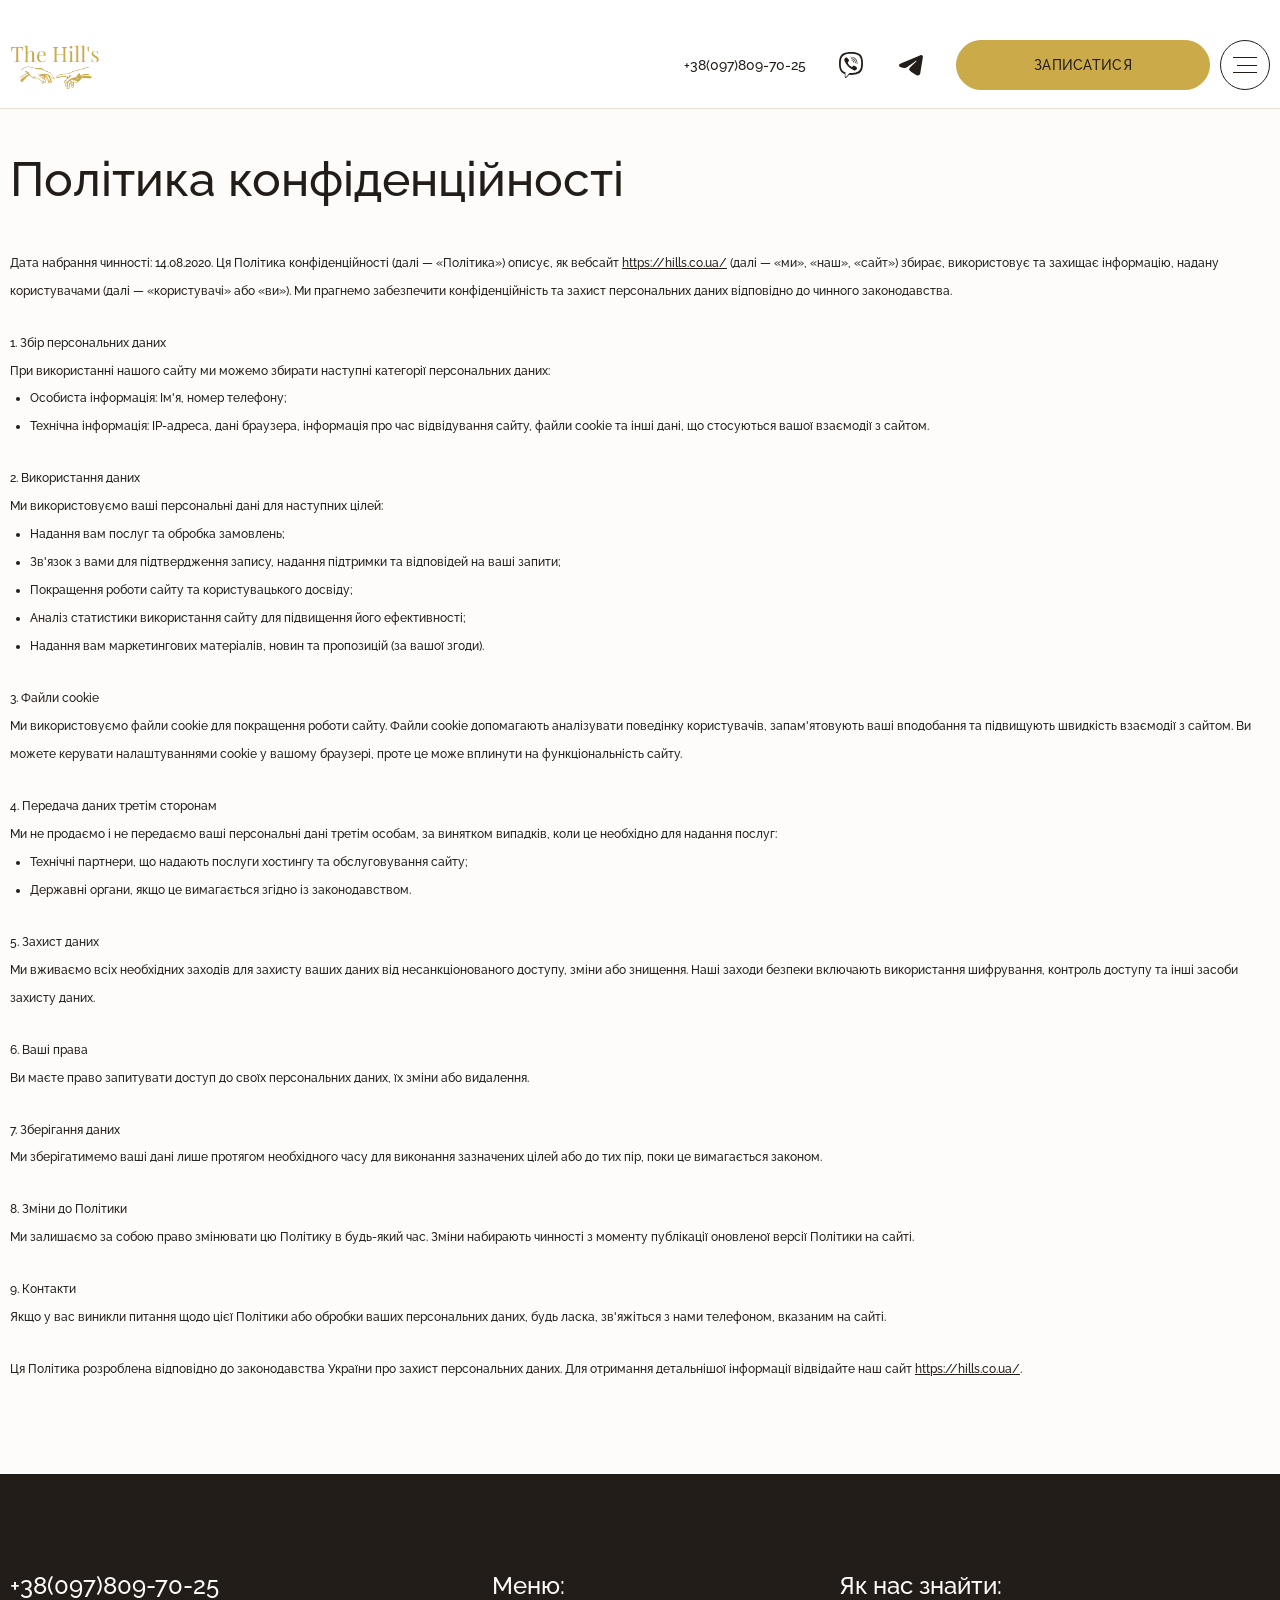
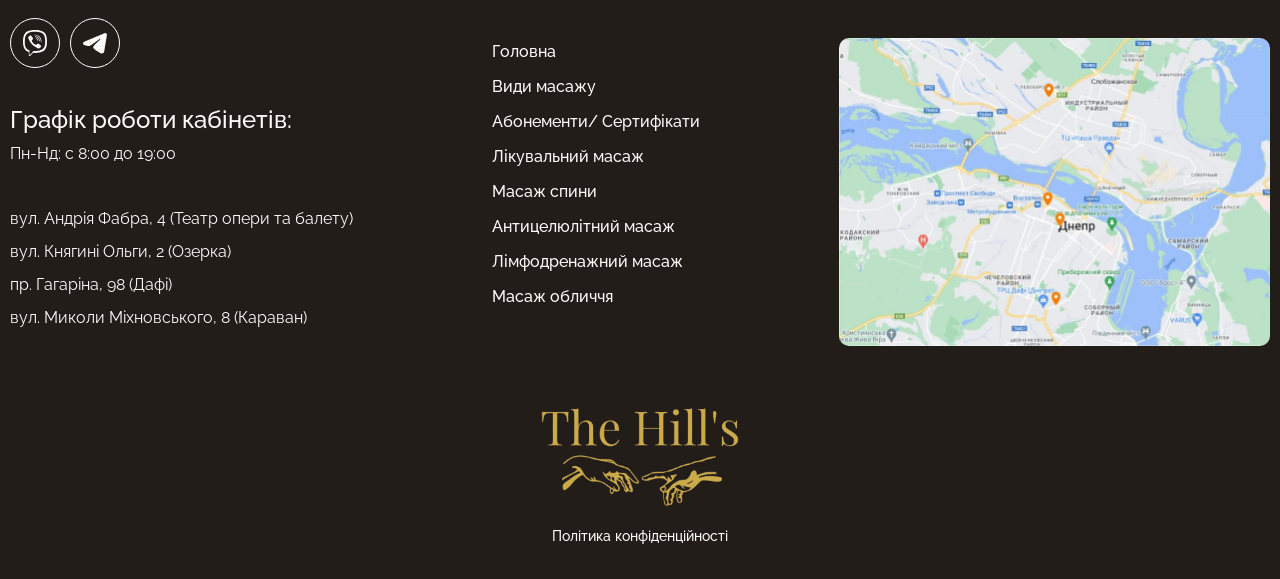
<file: policy.html>
<!DOCTYPE html>
<html lang="uk">

<head>
	<title>Політика конфіденційності</title>
	<meta charset="UTF-8">
	<meta name="format-detection" content="telephone=no">
	<!-- <style>body{opacity: 0;}</style> -->
	<link rel="stylesheet" href="css/style.min.css?_v=20250113193659">
	<link rel="shortcut icon" href="favicon.ico">
	<!-- <meta name="robots" content="noindex, nofollow"> -->
	<meta name="viewport" content="width=device-width, initial-scale=1.0">
</head>

<body>
	<div class="wrapper">
		<header class="header header--white" data-lp>
			<div class="header__container">
				<div class="header__body">
					<a href="" class="header__logo">
						<img src="img/logo.png" alt="logo">
					</a>
					<div class="header__contacts">
						<a href="tel:380978097025" class="header__phone">
							+38(097)809-70-25
						</a>
						<div class="header__socials socials-block">
							<a href="" class="socials-block__link">
								<svg width="24" height="26" viewBox="0 0 24 26" fill="currentColor" xmlns="http://www.w3.org/2000/svg">
									<path d="M21.2908 2.5357C20.6622 1.93954 18.1204 0.0445313 12.4602 0.0186557C12.4602 0.0186557 5.78469 -0.394848 2.53088 2.67167C0.719527 4.5332 0.0819987 7.25674 0.0148385 10.6338C-0.0523217 14.0108 -0.139235 20.3392 5.79802 22.0551H5.80395L5.8 24.6736C5.8 24.6736 5.76197 25.7335 6.44148 25.9496C7.2632 26.2119 7.74567 25.4062 8.52986 24.5376C8.96097 24.0607 9.55554 23.3605 10.0034 22.8253C14.0642 23.1764 17.1871 22.3737 17.5417 22.255C18.3619 21.982 23.0014 21.3712 23.756 15.0433C24.5347 8.5211 23.3792 4.3952 21.2908 2.5357ZM12.9407 14.8916C12.9407 14.8916 13.3906 14.9307 13.6326 14.6242L14.1051 14.0133C14.3328 13.7104 14.8829 13.5176 15.4212 13.8256C15.8246 14.062 16.2172 14.3203 16.5945 14.5963C16.952 14.8662 17.6839 15.4938 17.6859 15.4938C18.0345 15.7962 18.115 16.2402 17.8775 16.7085C17.8775 16.711 17.876 16.7156 17.876 16.7181C17.6145 17.1833 17.2828 17.6029 16.8933 17.9612C16.8883 17.9637 16.8883 17.9657 16.8844 17.9683C16.5456 18.259 16.2133 18.4244 15.8864 18.4645C15.8488 18.4711 15.8103 18.4746 15.7723 18.4746C15.7619 18.4746 15.7511 18.4741 15.7402 18.4736H15.7274C15.5876 18.4736 15.4488 18.4508 15.316 18.4066L15.3051 18.3904C14.8014 18.2448 13.9609 17.8795 12.561 17.086C11.7507 16.6321 10.9796 16.1083 10.2558 15.5202C9.89194 15.2272 9.54548 14.912 9.21826 14.5765L9.18319 14.541L9.14813 14.505V14.5045L9.11307 14.4684C9.10122 14.4568 9.08986 14.4446 9.07801 14.4324C8.75157 14.096 8.44439 13.7404 8.15801 13.3675C7.59011 12.6257 7.07456 11.8276 6.63506 10.9986C5.86271 9.55917 5.50716 8.69614 5.36543 8.17812L5.34963 8.16747C5.30667 8.03098 5.28444 7.88841 5.28444 7.74534V7.73113C5.28395 7.71895 5.28395 7.70678 5.28395 7.69511C5.28395 7.65705 5.28691 7.61849 5.29333 7.58095C5.33432 7.24609 5.49531 6.90362 5.77679 6.55455C5.77926 6.55049 5.78123 6.55049 5.7837 6.54541C6.13242 6.1449 6.54119 5.80422 6.99456 5.53626C6.99703 5.53626 7.00147 5.53373 7.00394 5.53373C7.45974 5.28968 7.89184 5.37238 8.18567 5.72856C8.18814 5.73109 8.79752 6.48301 9.05924 6.85034C9.32739 7.23696 9.57924 7.64234 9.80838 8.05635C10.1086 8.60938 9.92047 9.1756 9.62566 9.40848L9.03159 9.89403C8.73134 10.1431 8.77085 10.6054 8.77085 10.6054C8.77085 10.6054 9.65134 14.0291 12.9407 14.8916ZM18.433 11.7266C18.4332 11.7697 18.4252 11.8123 18.4093 11.8521C18.3935 11.8919 18.3701 11.9281 18.3406 11.9587C18.3111 11.9892 18.2761 12.0135 18.2374 12.0301C18.1988 12.0467 18.1574 12.0553 18.1155 12.0554C18.0736 12.0556 18.0321 12.0473 17.9934 12.0311C17.9546 12.0148 17.9194 11.9908 17.8897 11.9605C17.8599 11.9302 17.8363 11.8941 17.8202 11.8545C17.804 11.8148 17.7956 11.7722 17.7955 11.7292C17.7881 10.7276 17.639 9.83366 17.3491 9.04775C17.0627 8.27198 16.637 7.60175 16.0721 7.03604C15.5046 6.46779 14.8681 6.03957 14.1624 5.7524C13.4528 5.46371 12.674 5.31657 11.8257 5.31049C11.7411 5.30995 11.6602 5.27499 11.6007 5.21326C11.5411 5.15154 11.5079 5.06809 11.5081 4.9812C11.5086 4.8944 11.5426 4.81133 11.6025 4.75019C11.6625 4.68904 11.7436 4.65481 11.8281 4.65497C12.7614 4.66156 13.6177 4.82392 14.3975 5.14103C15.1807 5.45965 15.8874 5.93455 16.5175 6.56571C17.1501 7.19941 17.6266 7.94981 17.9466 8.81639C18.2632 9.67282 18.4251 10.6429 18.433 11.7266ZM16.7516 11.0584C16.7507 11.1014 16.7417 11.1439 16.7249 11.1833C16.7082 11.2227 16.684 11.2583 16.6538 11.2882C16.6237 11.318 16.5881 11.3414 16.5491 11.3571C16.5101 11.3728 16.4685 11.3804 16.4266 11.3796C16.3848 11.3788 16.3435 11.3695 16.3051 11.3522C16.2667 11.335 16.2321 11.3102 16.203 11.2792C16.174 11.2482 16.1512 11.2116 16.1359 11.1716C16.1207 11.1315 16.1132 11.0888 16.114 11.0458C16.1372 9.93056 15.8187 9.00259 15.158 8.26082C14.8286 7.89146 14.4345 7.60429 13.9748 7.39779C13.5091 7.18876 12.9738 7.06191 12.3689 7.01625C12.327 7.01326 12.2861 7.00181 12.2485 6.98257C12.211 6.96332 12.1775 6.93665 12.1499 6.90409C12.1224 6.87152 12.1014 6.8337 12.0881 6.79279C12.0749 6.75188 12.0696 6.70868 12.0726 6.66566C12.0785 6.57881 12.1178 6.49794 12.1818 6.44086C12.2458 6.38377 12.3293 6.35513 12.4138 6.36124C13.0908 6.41198 13.6958 6.55658 14.2301 6.79656C14.7703 7.03908 15.2365 7.37953 15.6286 7.8189C16.4044 8.69005 16.7787 9.76973 16.7516 11.0584ZM15.1091 10.4709C15.1111 10.5139 15.1048 10.5569 15.0906 10.5974C15.0764 10.6379 15.0546 10.6752 15.0264 10.707C14.9982 10.7389 14.9641 10.7647 14.9262 10.783C14.8883 10.8014 14.8473 10.8119 14.8054 10.8139C14.6291 10.8225 14.4795 10.6825 14.4716 10.5019C14.4444 9.9397 14.2987 9.51807 14.035 9.23801C13.7748 8.962 13.3837 8.80979 12.8607 8.78138C12.7762 8.77691 12.6969 8.73819 12.6401 8.6737C12.5834 8.60921 12.5538 8.52422 12.558 8.43738C12.5674 8.25625 12.7175 8.11724 12.8933 8.12637C13.5837 8.16341 14.118 8.38259 14.4953 8.78341C14.8696 9.18068 15.074 9.74334 15.1091 10.4709ZM21.9792 14.5755C21.3422 19.8592 17.5792 20.1915 16.8854 20.4199C16.5901 20.5173 13.8474 21.2184 10.398 20.9871C10.398 20.9871 7.82814 24.1728 7.02518 25.0014C6.89975 25.1307 6.75259 25.183 6.65382 25.1571C6.51604 25.1226 6.47802 24.9542 6.4795 24.7086C6.48148 24.3575 6.50123 20.3574 6.50123 20.3574C1.47903 18.9246 1.77137 13.5384 1.82866 10.718C1.88545 7.89755 2.40149 5.587 3.93334 4.03294C6.68543 1.47175 12.3555 1.85431 12.3555 1.85431C17.1441 1.87562 19.4385 3.35713 19.9703 3.85333C21.7372 5.40739 22.637 9.12639 21.9792 14.574V14.5755Z" />
								</svg>
							</a>
							<a href="" class="socials-block__link">
								<svg width="24" height="21" viewBox="0 0 24 21" fill="currentColor" xmlns="http://www.w3.org/2000/svg">
									<path fill-rule="evenodd" clip-rule="evenodd" d="M21.4487 0.139839C21.7428 0.0160192 22.0649 -0.0266856 22.3812 0.0161692C22.6975 0.0590252 22.9965 0.185874 23.2471 0.383512C23.4977 0.581151 23.6908 0.842356 23.8063 1.13994C23.9216 1.43752 23.9552 1.76061 23.9034 2.07556L21.2034 18.4529C20.9415 20.0327 19.2082 20.9386 17.7594 20.1517C16.5475 19.4934 14.7475 18.4791 13.1284 17.4208C12.3189 16.891 9.83915 15.1946 10.1439 13.9874C10.4058 12.9553 14.5725 9.07675 16.9534 6.7708C17.888 5.86484 17.4618 5.34223 16.3582 6.17556C13.6177 8.24461 9.21772 11.391 7.76296 12.2767C6.47963 13.0577 5.81058 13.191 5.01058 13.0577C3.55105 12.8148 2.19748 12.4386 1.09272 11.9803C-0.400132 11.3613 -0.327513 9.30889 1.09153 8.71127L21.4487 0.139839Z" />
								</svg>
							</a>
						</div>
					</div>
					<button data-popup="#popup" type="button" class="header__btn button">
						Записатися
					</button>
					<button type="button" class="header__burger icon-menu"><span></span></button>
					<div class="header__menu-overlay"></div>
					<div class="header__menu menu">
						<nav class="menu__body">
							<div class="menu__inner">
								<div class="menu__contacts">
									<a href="tel:380978097025" class="menu__phone">
										+38(097)809-70-25
									</a>
									<div class="menu__socials socials-block">
										<a href="" class="socials-block__link">
											<svg width="24" height="26" viewBox="0 0 24 26" fill="currentColor" xmlns="http://www.w3.org/2000/svg">
												<path d="M21.2908 2.5357C20.6622 1.93954 18.1204 0.0445313 12.4602 0.0186557C12.4602 0.0186557 5.78469 -0.394848 2.53088 2.67167C0.719527 4.5332 0.0819987 7.25674 0.0148385 10.6338C-0.0523217 14.0108 -0.139235 20.3392 5.79802 22.0551H5.80395L5.8 24.6736C5.8 24.6736 5.76197 25.7335 6.44148 25.9496C7.2632 26.2119 7.74567 25.4062 8.52986 24.5376C8.96097 24.0607 9.55554 23.3605 10.0034 22.8253C14.0642 23.1764 17.1871 22.3737 17.5417 22.255C18.3619 21.982 23.0014 21.3712 23.756 15.0433C24.5347 8.5211 23.3792 4.3952 21.2908 2.5357ZM12.9407 14.8916C12.9407 14.8916 13.3906 14.9307 13.6326 14.6242L14.1051 14.0133C14.3328 13.7104 14.8829 13.5176 15.4212 13.8256C15.8246 14.062 16.2172 14.3203 16.5945 14.5963C16.952 14.8662 17.6839 15.4938 17.6859 15.4938C18.0345 15.7962 18.115 16.2402 17.8775 16.7085C17.8775 16.711 17.876 16.7156 17.876 16.7181C17.6145 17.1833 17.2828 17.6029 16.8933 17.9612C16.8883 17.9637 16.8883 17.9657 16.8844 17.9683C16.5456 18.259 16.2133 18.4244 15.8864 18.4645C15.8488 18.4711 15.8103 18.4746 15.7723 18.4746C15.7619 18.4746 15.7511 18.4741 15.7402 18.4736H15.7274C15.5876 18.4736 15.4488 18.4508 15.316 18.4066L15.3051 18.3904C14.8014 18.2448 13.9609 17.8795 12.561 17.086C11.7507 16.6321 10.9796 16.1083 10.2558 15.5202C9.89194 15.2272 9.54548 14.912 9.21826 14.5765L9.18319 14.541L9.14813 14.505V14.5045L9.11307 14.4684C9.10122 14.4568 9.08986 14.4446 9.07801 14.4324C8.75157 14.096 8.44439 13.7404 8.15801 13.3675C7.59011 12.6257 7.07456 11.8276 6.63506 10.9986C5.86271 9.55917 5.50716 8.69614 5.36543 8.17812L5.34963 8.16747C5.30667 8.03098 5.28444 7.88841 5.28444 7.74534V7.73113C5.28395 7.71895 5.28395 7.70678 5.28395 7.69511C5.28395 7.65705 5.28691 7.61849 5.29333 7.58095C5.33432 7.24609 5.49531 6.90362 5.77679 6.55455C5.77926 6.55049 5.78123 6.55049 5.7837 6.54541C6.13242 6.1449 6.54119 5.80422 6.99456 5.53626C6.99703 5.53626 7.00147 5.53373 7.00394 5.53373C7.45974 5.28968 7.89184 5.37238 8.18567 5.72856C8.18814 5.73109 8.79752 6.48301 9.05924 6.85034C9.32739 7.23696 9.57924 7.64234 9.80838 8.05635C10.1086 8.60938 9.92047 9.1756 9.62566 9.40848L9.03159 9.89403C8.73134 10.1431 8.77085 10.6054 8.77085 10.6054C8.77085 10.6054 9.65134 14.0291 12.9407 14.8916ZM18.433 11.7266C18.4332 11.7697 18.4252 11.8123 18.4093 11.8521C18.3935 11.8919 18.3701 11.9281 18.3406 11.9587C18.3111 11.9892 18.2761 12.0135 18.2374 12.0301C18.1988 12.0467 18.1574 12.0553 18.1155 12.0554C18.0736 12.0556 18.0321 12.0473 17.9934 12.0311C17.9546 12.0148 17.9194 11.9908 17.8897 11.9605C17.8599 11.9302 17.8363 11.8941 17.8202 11.8545C17.804 11.8148 17.7956 11.7722 17.7955 11.7292C17.7881 10.7276 17.639 9.83366 17.3491 9.04775C17.0627 8.27198 16.637 7.60175 16.0721 7.03604C15.5046 6.46779 14.8681 6.03957 14.1624 5.7524C13.4528 5.46371 12.674 5.31657 11.8257 5.31049C11.7411 5.30995 11.6602 5.27499 11.6007 5.21326C11.5411 5.15154 11.5079 5.06809 11.5081 4.9812C11.5086 4.8944 11.5426 4.81133 11.6025 4.75019C11.6625 4.68904 11.7436 4.65481 11.8281 4.65497C12.7614 4.66156 13.6177 4.82392 14.3975 5.14103C15.1807 5.45965 15.8874 5.93455 16.5175 6.56571C17.1501 7.19941 17.6266 7.94981 17.9466 8.81639C18.2632 9.67282 18.4251 10.6429 18.433 11.7266ZM16.7516 11.0584C16.7507 11.1014 16.7417 11.1439 16.7249 11.1833C16.7082 11.2227 16.684 11.2583 16.6538 11.2882C16.6237 11.318 16.5881 11.3414 16.5491 11.3571C16.5101 11.3728 16.4685 11.3804 16.4266 11.3796C16.3848 11.3788 16.3435 11.3695 16.3051 11.3522C16.2667 11.335 16.2321 11.3102 16.203 11.2792C16.174 11.2482 16.1512 11.2116 16.1359 11.1716C16.1207 11.1315 16.1132 11.0888 16.114 11.0458C16.1372 9.93056 15.8187 9.00259 15.158 8.26082C14.8286 7.89146 14.4345 7.60429 13.9748 7.39779C13.5091 7.18876 12.9738 7.06191 12.3689 7.01625C12.327 7.01326 12.2861 7.00181 12.2485 6.98257C12.211 6.96332 12.1775 6.93665 12.1499 6.90409C12.1224 6.87152 12.1014 6.8337 12.0881 6.79279C12.0749 6.75188 12.0696 6.70868 12.0726 6.66566C12.0785 6.57881 12.1178 6.49794 12.1818 6.44086C12.2458 6.38377 12.3293 6.35513 12.4138 6.36124C13.0908 6.41198 13.6958 6.55658 14.2301 6.79656C14.7703 7.03908 15.2365 7.37953 15.6286 7.8189C16.4044 8.69005 16.7787 9.76973 16.7516 11.0584ZM15.1091 10.4709C15.1111 10.5139 15.1048 10.5569 15.0906 10.5974C15.0764 10.6379 15.0546 10.6752 15.0264 10.707C14.9982 10.7389 14.9641 10.7647 14.9262 10.783C14.8883 10.8014 14.8473 10.8119 14.8054 10.8139C14.6291 10.8225 14.4795 10.6825 14.4716 10.5019C14.4444 9.9397 14.2987 9.51807 14.035 9.23801C13.7748 8.962 13.3837 8.80979 12.8607 8.78138C12.7762 8.77691 12.6969 8.73819 12.6401 8.6737C12.5834 8.60921 12.5538 8.52422 12.558 8.43738C12.5674 8.25625 12.7175 8.11724 12.8933 8.12637C13.5837 8.16341 14.118 8.38259 14.4953 8.78341C14.8696 9.18068 15.074 9.74334 15.1091 10.4709ZM21.9792 14.5755C21.3422 19.8592 17.5792 20.1915 16.8854 20.4199C16.5901 20.5173 13.8474 21.2184 10.398 20.9871C10.398 20.9871 7.82814 24.1728 7.02518 25.0014C6.89975 25.1307 6.75259 25.183 6.65382 25.1571C6.51604 25.1226 6.47802 24.9542 6.4795 24.7086C6.48148 24.3575 6.50123 20.3574 6.50123 20.3574C1.47903 18.9246 1.77137 13.5384 1.82866 10.718C1.88545 7.89755 2.40149 5.587 3.93334 4.03294C6.68543 1.47175 12.3555 1.85431 12.3555 1.85431C17.1441 1.87562 19.4385 3.35713 19.9703 3.85333C21.7372 5.40739 22.637 9.12639 21.9792 14.574V14.5755Z" />
											</svg>
										</a>
										<a href="" class="socials-block__link">
											<svg width="24" height="21" viewBox="0 0 24 21" fill="currentColor" xmlns="http://www.w3.org/2000/svg">
												<path fill-rule="evenodd" clip-rule="evenodd" d="M21.4487 0.139839C21.7428 0.0160192 22.0649 -0.0266856 22.3812 0.0161692C22.6975 0.0590252 22.9965 0.185874 23.2471 0.383512C23.4977 0.581151 23.6908 0.842356 23.8063 1.13994C23.9216 1.43752 23.9552 1.76061 23.9034 2.07556L21.2034 18.4529C20.9415 20.0327 19.2082 20.9386 17.7594 20.1517C16.5475 19.4934 14.7475 18.4791 13.1284 17.4208C12.3189 16.891 9.83915 15.1946 10.1439 13.9874C10.4058 12.9553 14.5725 9.07675 16.9534 6.7708C17.888 5.86484 17.4618 5.34223 16.3582 6.17556C13.6177 8.24461 9.21772 11.391 7.76296 12.2767C6.47963 13.0577 5.81058 13.191 5.01058 13.0577C3.55105 12.8148 2.19748 12.4386 1.09272 11.9803C-0.400132 11.3613 -0.327513 9.30889 1.09153 8.71127L21.4487 0.139839Z" />
											</svg>
										</a>
									</div>
								</div>
								<div class="menu__column menu__column--works">
									<div class="menu__graph">
										<h4 class="menu__title">
											Графік роботи кабінетів:
										</h4>
										<div class="menu__graph-work">
											Пн-Нд: с 8:00 до 19:00
										</div>
									</div>
									<ul class="menu__address">
										<li class="menu__address-item">
											<a href="https://maps.app.goo.gl/UePGUXUATijcfL9R7" target="_blank" class="menu__address-link">вул. Андрія Фабра, 4 (Театр опери та балету)</a>
										</li>
										<li class="menu__address-item">
											<a href="https://maps.app.goo.gl/XR9rkcfibMBbFmfa9" target="_blank" class="menu__address-link">вул. Княгині Ольги, 2 (Озерка)</a>
										</li>
										<li class="menu__address-item">
											<a href="https://maps.app.goo.gl/Dm3DhWNjiSHcL2we8" target="_blank" class="menu__address-link">пр. Гагаріна, 98 (Дафі)</a>
										</li>
										<li class="menu__address-item">
											<a href="https://maps.app.goo.gl/AKATFUJupmL2oS1i8" target="_blank" class="menu__address-link">вул. Миколи Міхновського, 8 (Караван)</a>
										</li>
									</ul>
									<div class="menu__lang language">
										<button type="button" class="language__current">
											<img src="img/icon/world.svg" alt="Image">
											<span>UA</span>
										</button>
										<ul class="language__list">
											<li class="language__item">
												<a href="/" class="language__link">UA</a>
											</li>
											<li class="language__item">
												<a href="/" class="language__link">RU</a>
											</li>
										</ul>
									</div>
								</div>
								<div class="menu__column menu__column--menu">
									<h4 class="menu__title">
										Меню:
									</h4>
									<ul class="menu__list">
										<li class="menu__item">
											<a href="/" class="menu__link">Головна</a>
										</li>
										<li class="menu__item">
											<a href="/" class="menu__link">Види масажу</a>
										</li>
										<li class="menu__item">
											<a href="/" class="menu__link">Абонементи/ Сертифікати</a>
										</li>
										<li class="menu__item">
											<a href="/" class="menu__link">Лікувальний масаж</a>
										</li>
										<li class="menu__item">
											<a href="/" class="menu__link">Масаж спини</a>
										</li>
										<li class="menu__item">
											<a href="/" class="menu__link">Антицелюлітний масаж</a>
										</li>
										<li class="menu__item">
											<a href="/" class="menu__link">Лімфодренажний масаж</a>
										</li>
										<li class="menu__item">
											<a href="/" class="menu__link">Масаж обличчя</a>
										</li>
									</ul>
								</div>
								<div class="menu__column menu__column--map">
									<h4 class="menu__title">
										Як нас знайти:
									</h4>
									<a href="https://maps.app.goo.gl/AKATFUJupmL2oS1i8" target="_blank" class="menu__map">
										<img src="img/map.jpg" alt="Map Image">
									</a>
								</div>
							</div>
						</nav>
					</div>
				</div>
			</div>
		</header>
		<main class="page">
			<section class="text">
				<div class="text__container">
					<h1 class="text__title title">
						Політика конфіденційності
					</h1>
					<div class="text__content">
						<p>
							Дата набрання чинності: 14.08.2020. Ця Політика конфіденційності (далі — «Політика») описує,
							як вебсайт <a href="https://hills.co.ua/">https://hills.co.ua/</a> (далі — «ми», «наш»,
							«сайт») збирає, використовує та захищає інформацію, надану користувачами (далі —
							«користувачі» або «ви»). Ми прагнемо забезпечити конфіденційність та захист персональних
							даних відповідно до чинного законодавства.
						</p>
						<div class="text__block">
							<p>
								1. Збір персональних даних
							</p>
							<p>
								При використанні нашого сайту ми можемо збирати наступні категорії персональних даних:
							</p>
							<ul>
								<li>
									Особиста інформація: Ім'я, номер телефону;
								</li>
								<li>
									Технічна інформація: IP-адреса, дані браузера, інформація про час відвідування
									сайту,
									файли cookie та інші дані, що стосуються вашої взаємодії з сайтом.
								</li>
							</ul>
						</div>
						<div class="text__block">
							<p>
								2. Використання даних
							</p>
							<p>
								Ми використовуємо ваші персональні дані для наступних цілей:
							</p>
							<ul>
								<li>
									Надання вам послуг та обробка замовлень;
								</li>
								<li>
									Зв'язок з вами для підтвердження запису, надання підтримки та відповідей на ваші
									запити;
								</li>
								<li>
									Покращення роботи сайту та користувацького досвіду;
								</li>
								<li>
									Аналіз статистики використання сайту для підвищення його ефективності;
								</li>
								<li>
									Надання вам маркетингових матеріалів, новин та пропозицій (за вашої згоди).
								</li>
							</ul>
						</div>
						<div class="text__block">
							<p>
								3. Файли cookie
							</p>
							<p>
								Ми використовуємо файли cookie для покращення роботи сайту. Файли cookie допомагають
								аналізувати поведінку користувачів, запам'ятовують ваші вподобання та підвищують
								швидкість взаємодії з сайтом. Ви можете керувати налаштуваннями cookie у вашому
								браузері, проте це може вплинути на функціональність сайту.
							</p>
						</div>
						<div class="text__block">
							<p>
								4. Передача даних третім сторонам
							</p>
							<p>
								Ми не продаємо і не передаємо ваші персональні дані третім особам, за винятком випадків,
								коли це необхідно для надання послуг:
							</p>
							<ul>
								<li>
									Технічні партнери, що надають послуги хостингу та обслуговування сайту;
								</li>
								<li>
									Державні органи, якщо це вимагається згідно із законодавством.
								</li>
							</ul>
						</div>
						<div class="text__block">
							<p>
								5. Захист даних
							</p>
							<p>
								Ми вживаємо всіх необхідних заходів для захисту ваших даних від несанкціонованого
								доступу, зміни або знищення. Наші заходи безпеки включають використання шифрування,
								контроль доступу та інші засоби захисту даних.
							</p>
						</div>
						<div class="text__block">
							<p>
								6. Ваші права
							</p>
							<p>
								Ви маєте право запитувати доступ до своїх персональних даних, їх зміни або видалення.
							</p>
						</div>
						<div class="text__block">
							<p>
								7. Зберігання даних
							</p>
							<p>
								Ми зберігатимемо ваші дані лише протягом необхідного часу для виконання зазначених цілей
								або до тих пір, поки це вимагається законом.
							</p>
						</div>
						<div class="text__block">
							<p>
								8. Зміни до Політики
							</p>
							<p>
								Ми залишаємо за собою право змінювати цю Політику в будь-який час. Зміни набирають
								чинності з моменту публікації оновленої версії Політики на сайті.
							</p>
						</div>
						<div class="text__block">
							<p>
								9. Контакти
							</p>
							<p>
								Якщо у вас виникли питання щодо цієї Політики або обробки ваших персональних даних, будь
								ласка, зв'яжіться з нами телефоном, вказаним на сайті.
							</p>
						</div>
						<p>
							Ця Політика розроблена відповідно до законодавства України про захист персональних даних.
							Для отримання детальнішої інформації відвідайте наш сайт <a href="https://hills.co.ua/">https://hills.co.ua/</a>.
						</p>
					</div>
				</div>
			</section>
		</main>
		<footer class="footer">
			<div class="footer__container">
				<div class="footer__body">
					<div class="footer__column footer__column--works">
						<div class="footer__contacts">
							<a href="tel:380978097025" class="footer__phone">
								+38(097)809-70-25
							</a>
							<div class="footer__socials socials-block">
								<a href="" class="socials-block__link">
									<svg width="24" height="26" viewBox="0 0 24 26" fill="currentColor" xmlns="http://www.w3.org/2000/svg">
										<path d="M21.2908 2.5357C20.6622 1.93954 18.1204 0.0445313 12.4602 0.0186557C12.4602 0.0186557 5.78469 -0.394848 2.53088 2.67167C0.719527 4.5332 0.0819987 7.25674 0.0148385 10.6338C-0.0523217 14.0108 -0.139235 20.3392 5.79802 22.0551H5.80395L5.8 24.6736C5.8 24.6736 5.76197 25.7335 6.44148 25.9496C7.2632 26.2119 7.74567 25.4062 8.52986 24.5376C8.96097 24.0607 9.55554 23.3605 10.0034 22.8253C14.0642 23.1764 17.1871 22.3737 17.5417 22.255C18.3619 21.982 23.0014 21.3712 23.756 15.0433C24.5347 8.5211 23.3792 4.3952 21.2908 2.5357ZM12.9407 14.8916C12.9407 14.8916 13.3906 14.9307 13.6326 14.6242L14.1051 14.0133C14.3328 13.7104 14.8829 13.5176 15.4212 13.8256C15.8246 14.062 16.2172 14.3203 16.5945 14.5963C16.952 14.8662 17.6839 15.4938 17.6859 15.4938C18.0345 15.7962 18.115 16.2402 17.8775 16.7085C17.8775 16.711 17.876 16.7156 17.876 16.7181C17.6145 17.1833 17.2828 17.6029 16.8933 17.9612C16.8883 17.9637 16.8883 17.9657 16.8844 17.9683C16.5456 18.259 16.2133 18.4244 15.8864 18.4645C15.8488 18.4711 15.8103 18.4746 15.7723 18.4746C15.7619 18.4746 15.7511 18.4741 15.7402 18.4736H15.7274C15.5876 18.4736 15.4488 18.4508 15.316 18.4066L15.3051 18.3904C14.8014 18.2448 13.9609 17.8795 12.561 17.086C11.7507 16.6321 10.9796 16.1083 10.2558 15.5202C9.89194 15.2272 9.54548 14.912 9.21826 14.5765L9.18319 14.541L9.14813 14.505V14.5045L9.11307 14.4684C9.10122 14.4568 9.08986 14.4446 9.07801 14.4324C8.75157 14.096 8.44439 13.7404 8.15801 13.3675C7.59011 12.6257 7.07456 11.8276 6.63506 10.9986C5.86271 9.55917 5.50716 8.69614 5.36543 8.17812L5.34963 8.16747C5.30667 8.03098 5.28444 7.88841 5.28444 7.74534V7.73113C5.28395 7.71895 5.28395 7.70678 5.28395 7.69511C5.28395 7.65705 5.28691 7.61849 5.29333 7.58095C5.33432 7.24609 5.49531 6.90362 5.77679 6.55455C5.77926 6.55049 5.78123 6.55049 5.7837 6.54541C6.13242 6.1449 6.54119 5.80422 6.99456 5.53626C6.99703 5.53626 7.00147 5.53373 7.00394 5.53373C7.45974 5.28968 7.89184 5.37238 8.18567 5.72856C8.18814 5.73109 8.79752 6.48301 9.05924 6.85034C9.32739 7.23696 9.57924 7.64234 9.80838 8.05635C10.1086 8.60938 9.92047 9.1756 9.62566 9.40848L9.03159 9.89403C8.73134 10.1431 8.77085 10.6054 8.77085 10.6054C8.77085 10.6054 9.65134 14.0291 12.9407 14.8916ZM18.433 11.7266C18.4332 11.7697 18.4252 11.8123 18.4093 11.8521C18.3935 11.8919 18.3701 11.9281 18.3406 11.9587C18.3111 11.9892 18.2761 12.0135 18.2374 12.0301C18.1988 12.0467 18.1574 12.0553 18.1155 12.0554C18.0736 12.0556 18.0321 12.0473 17.9934 12.0311C17.9546 12.0148 17.9194 11.9908 17.8897 11.9605C17.8599 11.9302 17.8363 11.8941 17.8202 11.8545C17.804 11.8148 17.7956 11.7722 17.7955 11.7292C17.7881 10.7276 17.639 9.83366 17.3491 9.04775C17.0627 8.27198 16.637 7.60175 16.0721 7.03604C15.5046 6.46779 14.8681 6.03957 14.1624 5.7524C13.4528 5.46371 12.674 5.31657 11.8257 5.31049C11.7411 5.30995 11.6602 5.27499 11.6007 5.21326C11.5411 5.15154 11.5079 5.06809 11.5081 4.9812C11.5086 4.8944 11.5426 4.81133 11.6025 4.75019C11.6625 4.68904 11.7436 4.65481 11.8281 4.65497C12.7614 4.66156 13.6177 4.82392 14.3975 5.14103C15.1807 5.45965 15.8874 5.93455 16.5175 6.56571C17.1501 7.19941 17.6266 7.94981 17.9466 8.81639C18.2632 9.67282 18.4251 10.6429 18.433 11.7266ZM16.7516 11.0584C16.7507 11.1014 16.7417 11.1439 16.7249 11.1833C16.7082 11.2227 16.684 11.2583 16.6538 11.2882C16.6237 11.318 16.5881 11.3414 16.5491 11.3571C16.5101 11.3728 16.4685 11.3804 16.4266 11.3796C16.3848 11.3788 16.3435 11.3695 16.3051 11.3522C16.2667 11.335 16.2321 11.3102 16.203 11.2792C16.174 11.2482 16.1512 11.2116 16.1359 11.1716C16.1207 11.1315 16.1132 11.0888 16.114 11.0458C16.1372 9.93056 15.8187 9.00259 15.158 8.26082C14.8286 7.89146 14.4345 7.60429 13.9748 7.39779C13.5091 7.18876 12.9738 7.06191 12.3689 7.01625C12.327 7.01326 12.2861 7.00181 12.2485 6.98257C12.211 6.96332 12.1775 6.93665 12.1499 6.90409C12.1224 6.87152 12.1014 6.8337 12.0881 6.79279C12.0749 6.75188 12.0696 6.70868 12.0726 6.66566C12.0785 6.57881 12.1178 6.49794 12.1818 6.44086C12.2458 6.38377 12.3293 6.35513 12.4138 6.36124C13.0908 6.41198 13.6958 6.55658 14.2301 6.79656C14.7703 7.03908 15.2365 7.37953 15.6286 7.8189C16.4044 8.69005 16.7787 9.76973 16.7516 11.0584ZM15.1091 10.4709C15.1111 10.5139 15.1048 10.5569 15.0906 10.5974C15.0764 10.6379 15.0546 10.6752 15.0264 10.707C14.9982 10.7389 14.9641 10.7647 14.9262 10.783C14.8883 10.8014 14.8473 10.8119 14.8054 10.8139C14.6291 10.8225 14.4795 10.6825 14.4716 10.5019C14.4444 9.9397 14.2987 9.51807 14.035 9.23801C13.7748 8.962 13.3837 8.80979 12.8607 8.78138C12.7762 8.77691 12.6969 8.73819 12.6401 8.6737C12.5834 8.60921 12.5538 8.52422 12.558 8.43738C12.5674 8.25625 12.7175 8.11724 12.8933 8.12637C13.5837 8.16341 14.118 8.38259 14.4953 8.78341C14.8696 9.18068 15.074 9.74334 15.1091 10.4709ZM21.9792 14.5755C21.3422 19.8592 17.5792 20.1915 16.8854 20.4199C16.5901 20.5173 13.8474 21.2184 10.398 20.9871C10.398 20.9871 7.82814 24.1728 7.02518 25.0014C6.89975 25.1307 6.75259 25.183 6.65382 25.1571C6.51604 25.1226 6.47802 24.9542 6.4795 24.7086C6.48148 24.3575 6.50123 20.3574 6.50123 20.3574C1.47903 18.9246 1.77137 13.5384 1.82866 10.718C1.88545 7.89755 2.40149 5.587 3.93334 4.03294C6.68543 1.47175 12.3555 1.85431 12.3555 1.85431C17.1441 1.87562 19.4385 3.35713 19.9703 3.85333C21.7372 5.40739 22.637 9.12639 21.9792 14.574V14.5755Z" />
									</svg>
								</a>
								<a href="" class="socials-block__link">
									<svg width="24" height="21" viewBox="0 0 24 21" fill="currentColor" xmlns="http://www.w3.org/2000/svg">
										<path fill-rule="evenodd" clip-rule="evenodd" d="M21.4487 0.139839C21.7428 0.0160192 22.0649 -0.0266856 22.3812 0.0161692C22.6975 0.0590252 22.9965 0.185874 23.2471 0.383512C23.4977 0.581151 23.6908 0.842356 23.8063 1.13994C23.9216 1.43752 23.9552 1.76061 23.9034 2.07556L21.2034 18.4529C20.9415 20.0327 19.2082 20.9386 17.7594 20.1517C16.5475 19.4934 14.7475 18.4791 13.1284 17.4208C12.3189 16.891 9.83915 15.1946 10.1439 13.9874C10.4058 12.9553 14.5725 9.07675 16.9534 6.7708C17.888 5.86484 17.4618 5.34223 16.3582 6.17556C13.6177 8.24461 9.21772 11.391 7.76296 12.2767C6.47963 13.0577 5.81058 13.191 5.01058 13.0577C3.55105 12.8148 2.19748 12.4386 1.09272 11.9803C-0.400132 11.3613 -0.327513 9.30889 1.09153 8.71127L21.4487 0.139839Z" />
									</svg>
								</a>
							</div>
						</div>
						<div class="footer__graph">
							<h4 class="footer__title">
								Графік роботи кабінетів:
							</h4>
							<div class="footer__graph-work">
								Пн-Нд: с 8:00 до 19:00
							</div>
						</div>
						<ul class="footer__address">
							<li class="footer__address-item">
								<a href="https://maps.app.goo.gl/UePGUXUATijcfL9R7" target="_blank" class="footer__address-link">вул. Андрія Фабра, 4 (Театр опери та балету)</a>
							</li>
							<li class="footer__address-item">
								<a href="https://maps.app.goo.gl/XR9rkcfibMBbFmfa9" target="_blank" class="footer__address-link">вул. Княгині Ольги, 2 (Озерка)</a>
							</li>
							<li class="footer__address-item">
								<a href="https://maps.app.goo.gl/Dm3DhWNjiSHcL2we8" target="_blank" class="footer__address-link">пр. Гагаріна, 98 (Дафі)</a>
							</li>
							<li class="footer__address-item">
								<a href="https://maps.app.goo.gl/AKATFUJupmL2oS1i8" target="_blank" class="footer__address-link">вул. Миколи Міхновського, 8 (Караван)</a>
							</li>
						</ul>
					</div>
					<div class="footer__column footer__column--menu">
						<h4 class="footer__title">
							Меню:
						</h4>
						<ul class="footer__list">
							<li class="footer__item">
								<a href="/" class="footer__link">Головна</a>
							</li>
							<li class="footer__item">
								<a href="/" class="footer__link">Види масажу</a>
							</li>
							<li class="footer__item">
								<a href="/" class="footer__link">Абонементи/ Сертифікати</a>
							</li>
							<li class="footer__item">
								<a href="/" class="footer__link">Лікувальний масаж</a>
							</li>
							<li class="footer__item">
								<a href="/" class="footer__link">Масаж спини</a>
							</li>
							<li class="footer__item">
								<a href="/" class="footer__link">Антицелюлітний масаж</a>
							</li>
							<li class="footer__item">
								<a href="/" class="footer__link">Лімфодренажний масаж</a>
							</li>
							<li class="footer__item">
								<a href="/" class="footer__link">Масаж обличчя</a>
							</li>
						</ul>
					</div>
					<div class="footer__column footer__column--map">
						<h4 class="footer__title">
							Як нас знайти:
						</h4>
						<a href="https://maps.app.goo.gl/AKATFUJupmL2oS1i8" target="_blank" class="footer__map">
							<img src="img/map.jpg" alt="Map Image">
						</a>
					</div>
				</div>
				<div class="footer__bottom">
					<a href="/" class="footer__logo">
						<img src="img/logo.png" alt="Logo">
					</a>
					<a href="policy.html" class="footer__policy">
						Політика конфіденційності
					</a>
				</div>
			</div>
		</footer>
	</div>
	<div class="mobile-fixed-block">
		<button data-popup="#popup" type="button" class="mobile-fixed-block__link">
			Записатися
		</button>
		<a href="tel:380978097025" class="mobile-fixed-block__link">
			+38(097)809-70-25
		</a>
	</div>
	<div id="popup" aria-hidden="true" class="popup">
		<div class="popup__wrapper">
			<div class="popup__content">
				<button data-close type="button" class="popup__close">
					<svg width="18" height="17" viewBox="0 0 18 17" fill="currentColor" xmlns="http://www.w3.org/2000/svg">
						<rect x="1.83887" y="0.631714" width="22" height="1" transform="rotate(45 1.83887 0.631714)" />
						<rect x="1" y="16.0564" width="22" height="1" transform="rotate(-45 1 16.0564)" />
					</svg>
				</button>
				<h2 class="popup__title title">
					Записатися на масаж у Дніпрі
				</h2>
				<form action="files/sendmail/sendmail.php" data-dev method="POST" class="popup__form form">
					<div class="form__block">
						<label class="form__label">
							Ваше ім’я <span>*</span>
						</label>
						<input type="text" name="name" data-error="Введіть Ваше ім'я обов'язково" data-validate data-required placeholder="" class="form__input input">
					</div>
					<div class="form__block form__phone">
						<label class="form__label">
							Ваш номер телефону <span>*</span>
						</label>
						<input type="tel" name="phone" data-error="Введіть Ваш номер обов'язково" data-validate data-required="phone" placeholder="+38(0__)___-__-__" class="form__input input">
					</div>
					<div class="form__block form__address">
						<label class="form__label">
							Оберіть адресу
						</label>
						<select name="address">
							<option value="вул. Андрія Фабра, 4 (Театр опери та балету)" selected>вул. Андрія Фабра, 4
								(Театр опери та балету)</option>
							<option value="вул. Княгині Ольги, 2 (Озерка)">вул. Княгині Ольги, 2 (Озерка)</option>
							<option value="пр. Гагаріна, 98 (Дафі)">пр. Гагаріна, 98 (Дафі)</option>
							<option value="вул. Миколи Міхновського, 8 (Караван)">вул. Миколи Міхновського, 8 (Караван)
							</option>
						</select>
					</div>
					<div class="form__bottom">
						<button type="submit" class="form__btn button">ЗаписатИся</button>
					</div>
				</form>
				<div class="popup__thank thank-block">
					<h2 class="thank-block__title title">
						Дякуємо за заявку!
						<img src="img/icon/Heart.png" alt="Heart">
					</h2>
					<div class="thank-block__text">
						Наш адміністратор зателефонує Вам протягом 15 хвилин.
					</div>
					<button data-close type="button" class="thank-block__home button-empty button-empty--dark">
						Повернутися на сторінку
					</button>
				</div>
			</div>
		</div>
	</div>
	<script src="js/app.min.js?_v=20250113193659"></script>
</body>

</html>
</file>
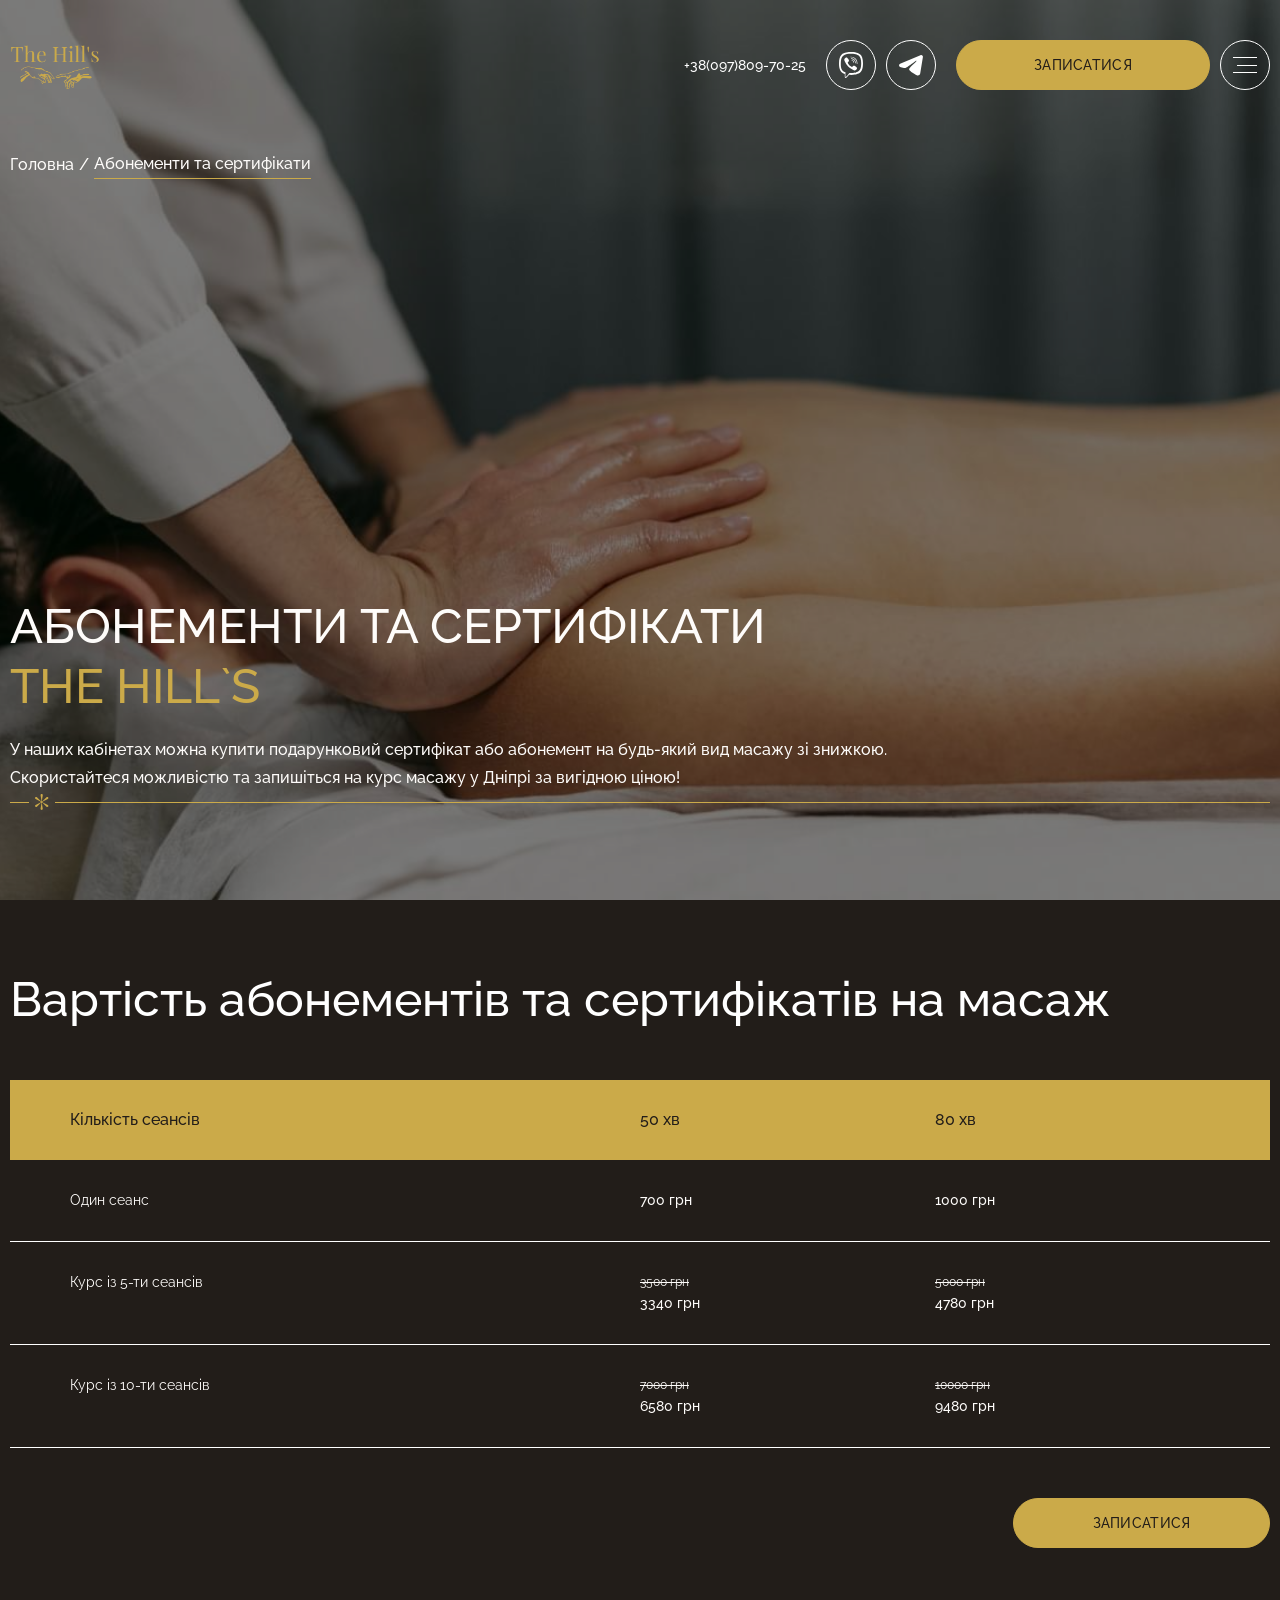
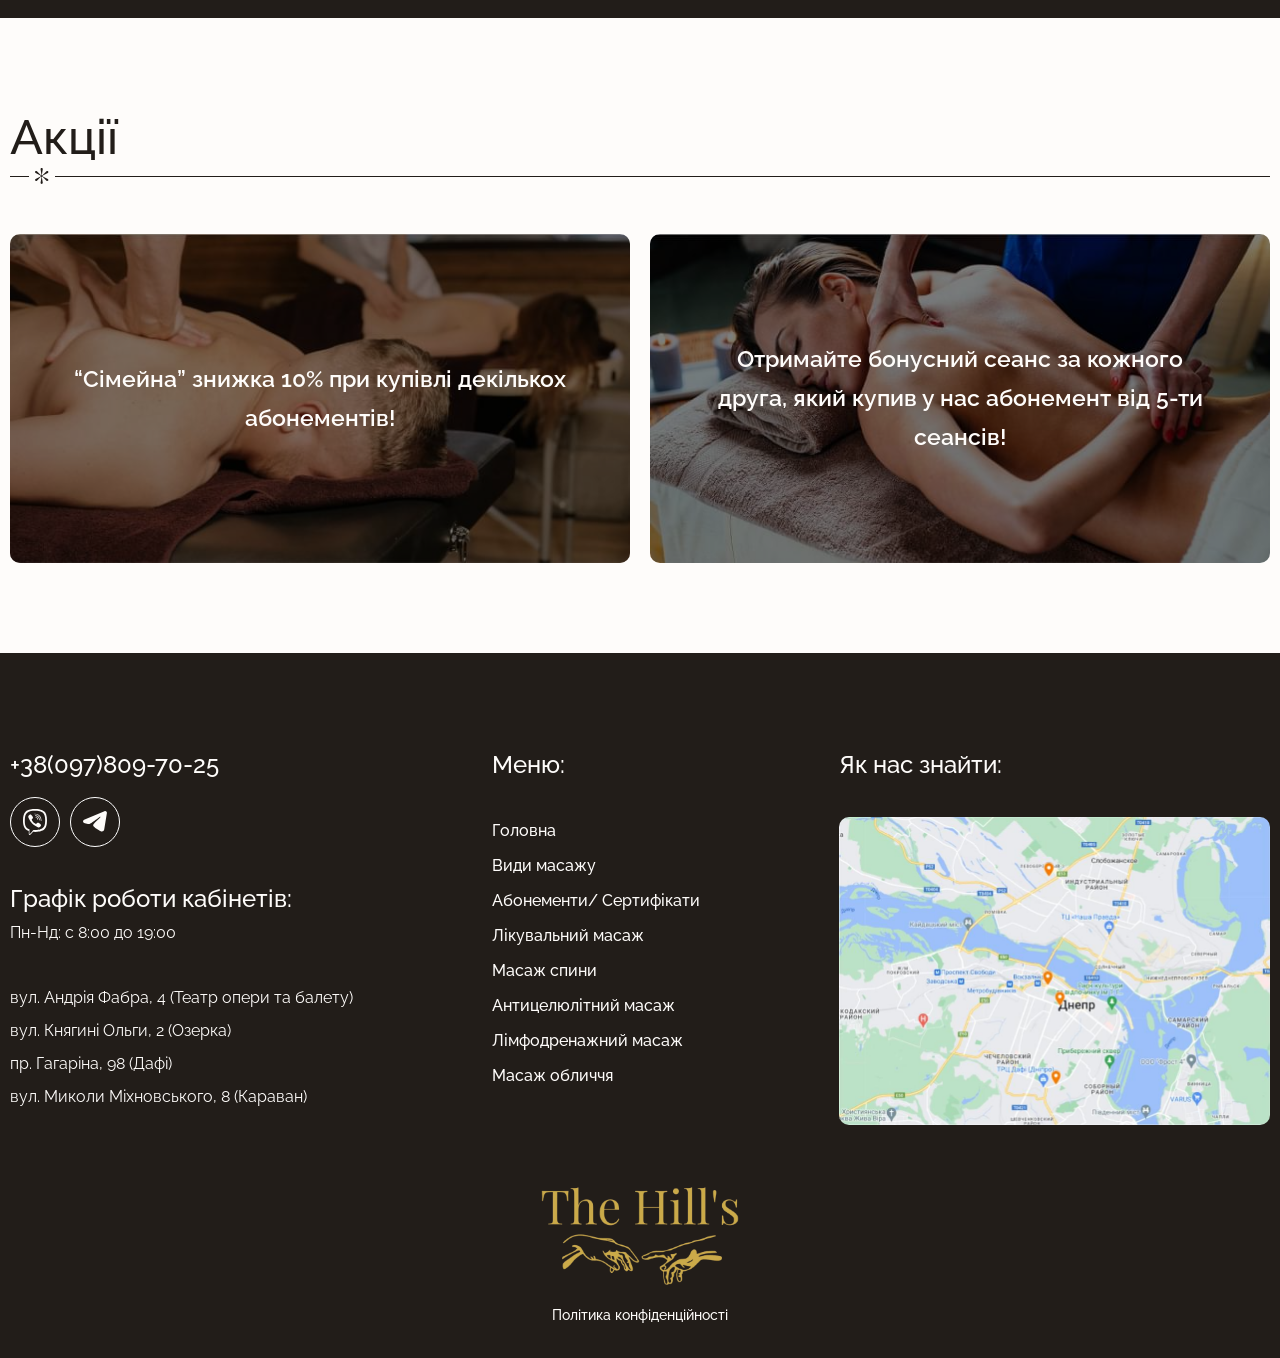
<file: season-tickets.html>
<!DOCTYPE html>
<html lang="uk">

<head>
	<title>Aбонементы</title>
	<meta charset="UTF-8">
	<meta name="format-detection" content="telephone=no">
	<!-- <style>body{opacity: 0;}</style> -->
	<link rel="stylesheet" href="css/style.min.css?_v=20250113193659">
	<link rel="shortcut icon" href="favicon.ico">
	<!-- <meta name="robots" content="noindex, nofollow"> -->
	<meta name="viewport" content="width=device-width, initial-scale=1.0">
</head>

<body>
	<div class="wrapper">
		<header class="header" data-lp>
			<div class="header__container">
				<div class="header__body">
					<a href="" class="header__logo">
						<img src="img/logo.png" alt="logo">
					</a>
					<div class="header__contacts">
						<a href="tel:380978097025" class="header__phone">
							+38(097)809-70-25
						</a>
						<div class="header__socials socials-block">
							<a href="" class="socials-block__link">
								<svg width="24" height="26" viewBox="0 0 24 26" fill="currentColor" xmlns="http://www.w3.org/2000/svg">
									<path d="M21.2908 2.5357C20.6622 1.93954 18.1204 0.0445313 12.4602 0.0186557C12.4602 0.0186557 5.78469 -0.394848 2.53088 2.67167C0.719527 4.5332 0.0819987 7.25674 0.0148385 10.6338C-0.0523217 14.0108 -0.139235 20.3392 5.79802 22.0551H5.80395L5.8 24.6736C5.8 24.6736 5.76197 25.7335 6.44148 25.9496C7.2632 26.2119 7.74567 25.4062 8.52986 24.5376C8.96097 24.0607 9.55554 23.3605 10.0034 22.8253C14.0642 23.1764 17.1871 22.3737 17.5417 22.255C18.3619 21.982 23.0014 21.3712 23.756 15.0433C24.5347 8.5211 23.3792 4.3952 21.2908 2.5357ZM12.9407 14.8916C12.9407 14.8916 13.3906 14.9307 13.6326 14.6242L14.1051 14.0133C14.3328 13.7104 14.8829 13.5176 15.4212 13.8256C15.8246 14.062 16.2172 14.3203 16.5945 14.5963C16.952 14.8662 17.6839 15.4938 17.6859 15.4938C18.0345 15.7962 18.115 16.2402 17.8775 16.7085C17.8775 16.711 17.876 16.7156 17.876 16.7181C17.6145 17.1833 17.2828 17.6029 16.8933 17.9612C16.8883 17.9637 16.8883 17.9657 16.8844 17.9683C16.5456 18.259 16.2133 18.4244 15.8864 18.4645C15.8488 18.4711 15.8103 18.4746 15.7723 18.4746C15.7619 18.4746 15.7511 18.4741 15.7402 18.4736H15.7274C15.5876 18.4736 15.4488 18.4508 15.316 18.4066L15.3051 18.3904C14.8014 18.2448 13.9609 17.8795 12.561 17.086C11.7507 16.6321 10.9796 16.1083 10.2558 15.5202C9.89194 15.2272 9.54548 14.912 9.21826 14.5765L9.18319 14.541L9.14813 14.505V14.5045L9.11307 14.4684C9.10122 14.4568 9.08986 14.4446 9.07801 14.4324C8.75157 14.096 8.44439 13.7404 8.15801 13.3675C7.59011 12.6257 7.07456 11.8276 6.63506 10.9986C5.86271 9.55917 5.50716 8.69614 5.36543 8.17812L5.34963 8.16747C5.30667 8.03098 5.28444 7.88841 5.28444 7.74534V7.73113C5.28395 7.71895 5.28395 7.70678 5.28395 7.69511C5.28395 7.65705 5.28691 7.61849 5.29333 7.58095C5.33432 7.24609 5.49531 6.90362 5.77679 6.55455C5.77926 6.55049 5.78123 6.55049 5.7837 6.54541C6.13242 6.1449 6.54119 5.80422 6.99456 5.53626C6.99703 5.53626 7.00147 5.53373 7.00394 5.53373C7.45974 5.28968 7.89184 5.37238 8.18567 5.72856C8.18814 5.73109 8.79752 6.48301 9.05924 6.85034C9.32739 7.23696 9.57924 7.64234 9.80838 8.05635C10.1086 8.60938 9.92047 9.1756 9.62566 9.40848L9.03159 9.89403C8.73134 10.1431 8.77085 10.6054 8.77085 10.6054C8.77085 10.6054 9.65134 14.0291 12.9407 14.8916ZM18.433 11.7266C18.4332 11.7697 18.4252 11.8123 18.4093 11.8521C18.3935 11.8919 18.3701 11.9281 18.3406 11.9587C18.3111 11.9892 18.2761 12.0135 18.2374 12.0301C18.1988 12.0467 18.1574 12.0553 18.1155 12.0554C18.0736 12.0556 18.0321 12.0473 17.9934 12.0311C17.9546 12.0148 17.9194 11.9908 17.8897 11.9605C17.8599 11.9302 17.8363 11.8941 17.8202 11.8545C17.804 11.8148 17.7956 11.7722 17.7955 11.7292C17.7881 10.7276 17.639 9.83366 17.3491 9.04775C17.0627 8.27198 16.637 7.60175 16.0721 7.03604C15.5046 6.46779 14.8681 6.03957 14.1624 5.7524C13.4528 5.46371 12.674 5.31657 11.8257 5.31049C11.7411 5.30995 11.6602 5.27499 11.6007 5.21326C11.5411 5.15154 11.5079 5.06809 11.5081 4.9812C11.5086 4.8944 11.5426 4.81133 11.6025 4.75019C11.6625 4.68904 11.7436 4.65481 11.8281 4.65497C12.7614 4.66156 13.6177 4.82392 14.3975 5.14103C15.1807 5.45965 15.8874 5.93455 16.5175 6.56571C17.1501 7.19941 17.6266 7.94981 17.9466 8.81639C18.2632 9.67282 18.4251 10.6429 18.433 11.7266ZM16.7516 11.0584C16.7507 11.1014 16.7417 11.1439 16.7249 11.1833C16.7082 11.2227 16.684 11.2583 16.6538 11.2882C16.6237 11.318 16.5881 11.3414 16.5491 11.3571C16.5101 11.3728 16.4685 11.3804 16.4266 11.3796C16.3848 11.3788 16.3435 11.3695 16.3051 11.3522C16.2667 11.335 16.2321 11.3102 16.203 11.2792C16.174 11.2482 16.1512 11.2116 16.1359 11.1716C16.1207 11.1315 16.1132 11.0888 16.114 11.0458C16.1372 9.93056 15.8187 9.00259 15.158 8.26082C14.8286 7.89146 14.4345 7.60429 13.9748 7.39779C13.5091 7.18876 12.9738 7.06191 12.3689 7.01625C12.327 7.01326 12.2861 7.00181 12.2485 6.98257C12.211 6.96332 12.1775 6.93665 12.1499 6.90409C12.1224 6.87152 12.1014 6.8337 12.0881 6.79279C12.0749 6.75188 12.0696 6.70868 12.0726 6.66566C12.0785 6.57881 12.1178 6.49794 12.1818 6.44086C12.2458 6.38377 12.3293 6.35513 12.4138 6.36124C13.0908 6.41198 13.6958 6.55658 14.2301 6.79656C14.7703 7.03908 15.2365 7.37953 15.6286 7.8189C16.4044 8.69005 16.7787 9.76973 16.7516 11.0584ZM15.1091 10.4709C15.1111 10.5139 15.1048 10.5569 15.0906 10.5974C15.0764 10.6379 15.0546 10.6752 15.0264 10.707C14.9982 10.7389 14.9641 10.7647 14.9262 10.783C14.8883 10.8014 14.8473 10.8119 14.8054 10.8139C14.6291 10.8225 14.4795 10.6825 14.4716 10.5019C14.4444 9.9397 14.2987 9.51807 14.035 9.23801C13.7748 8.962 13.3837 8.80979 12.8607 8.78138C12.7762 8.77691 12.6969 8.73819 12.6401 8.6737C12.5834 8.60921 12.5538 8.52422 12.558 8.43738C12.5674 8.25625 12.7175 8.11724 12.8933 8.12637C13.5837 8.16341 14.118 8.38259 14.4953 8.78341C14.8696 9.18068 15.074 9.74334 15.1091 10.4709ZM21.9792 14.5755C21.3422 19.8592 17.5792 20.1915 16.8854 20.4199C16.5901 20.5173 13.8474 21.2184 10.398 20.9871C10.398 20.9871 7.82814 24.1728 7.02518 25.0014C6.89975 25.1307 6.75259 25.183 6.65382 25.1571C6.51604 25.1226 6.47802 24.9542 6.4795 24.7086C6.48148 24.3575 6.50123 20.3574 6.50123 20.3574C1.47903 18.9246 1.77137 13.5384 1.82866 10.718C1.88545 7.89755 2.40149 5.587 3.93334 4.03294C6.68543 1.47175 12.3555 1.85431 12.3555 1.85431C17.1441 1.87562 19.4385 3.35713 19.9703 3.85333C21.7372 5.40739 22.637 9.12639 21.9792 14.574V14.5755Z" />
								</svg>
							</a>
							<a href="" class="socials-block__link">
								<svg width="24" height="21" viewBox="0 0 24 21" fill="currentColor" xmlns="http://www.w3.org/2000/svg">
									<path fill-rule="evenodd" clip-rule="evenodd" d="M21.4487 0.139839C21.7428 0.0160192 22.0649 -0.0266856 22.3812 0.0161692C22.6975 0.0590252 22.9965 0.185874 23.2471 0.383512C23.4977 0.581151 23.6908 0.842356 23.8063 1.13994C23.9216 1.43752 23.9552 1.76061 23.9034 2.07556L21.2034 18.4529C20.9415 20.0327 19.2082 20.9386 17.7594 20.1517C16.5475 19.4934 14.7475 18.4791 13.1284 17.4208C12.3189 16.891 9.83915 15.1946 10.1439 13.9874C10.4058 12.9553 14.5725 9.07675 16.9534 6.7708C17.888 5.86484 17.4618 5.34223 16.3582 6.17556C13.6177 8.24461 9.21772 11.391 7.76296 12.2767C6.47963 13.0577 5.81058 13.191 5.01058 13.0577C3.55105 12.8148 2.19748 12.4386 1.09272 11.9803C-0.400132 11.3613 -0.327513 9.30889 1.09153 8.71127L21.4487 0.139839Z" />
								</svg>
							</a>
						</div>
					</div>
					<button data-popup="#popup" type="button" class="header__btn button">
						Записатися
					</button>
					<button type="button" class="header__burger icon-menu"><span></span></button>
					<div class="header__menu-overlay"></div>
					<div class="header__menu menu">
						<nav class="menu__body">
							<div class="menu__inner">
								<div class="menu__contacts">
									<a href="tel:380978097025" class="menu__phone">
										+38(097)809-70-25
									</a>
									<div class="menu__socials socials-block">
										<a href="" class="socials-block__link">
											<svg width="24" height="26" viewBox="0 0 24 26" fill="currentColor" xmlns="http://www.w3.org/2000/svg">
												<path d="M21.2908 2.5357C20.6622 1.93954 18.1204 0.0445313 12.4602 0.0186557C12.4602 0.0186557 5.78469 -0.394848 2.53088 2.67167C0.719527 4.5332 0.0819987 7.25674 0.0148385 10.6338C-0.0523217 14.0108 -0.139235 20.3392 5.79802 22.0551H5.80395L5.8 24.6736C5.8 24.6736 5.76197 25.7335 6.44148 25.9496C7.2632 26.2119 7.74567 25.4062 8.52986 24.5376C8.96097 24.0607 9.55554 23.3605 10.0034 22.8253C14.0642 23.1764 17.1871 22.3737 17.5417 22.255C18.3619 21.982 23.0014 21.3712 23.756 15.0433C24.5347 8.5211 23.3792 4.3952 21.2908 2.5357ZM12.9407 14.8916C12.9407 14.8916 13.3906 14.9307 13.6326 14.6242L14.1051 14.0133C14.3328 13.7104 14.8829 13.5176 15.4212 13.8256C15.8246 14.062 16.2172 14.3203 16.5945 14.5963C16.952 14.8662 17.6839 15.4938 17.6859 15.4938C18.0345 15.7962 18.115 16.2402 17.8775 16.7085C17.8775 16.711 17.876 16.7156 17.876 16.7181C17.6145 17.1833 17.2828 17.6029 16.8933 17.9612C16.8883 17.9637 16.8883 17.9657 16.8844 17.9683C16.5456 18.259 16.2133 18.4244 15.8864 18.4645C15.8488 18.4711 15.8103 18.4746 15.7723 18.4746C15.7619 18.4746 15.7511 18.4741 15.7402 18.4736H15.7274C15.5876 18.4736 15.4488 18.4508 15.316 18.4066L15.3051 18.3904C14.8014 18.2448 13.9609 17.8795 12.561 17.086C11.7507 16.6321 10.9796 16.1083 10.2558 15.5202C9.89194 15.2272 9.54548 14.912 9.21826 14.5765L9.18319 14.541L9.14813 14.505V14.5045L9.11307 14.4684C9.10122 14.4568 9.08986 14.4446 9.07801 14.4324C8.75157 14.096 8.44439 13.7404 8.15801 13.3675C7.59011 12.6257 7.07456 11.8276 6.63506 10.9986C5.86271 9.55917 5.50716 8.69614 5.36543 8.17812L5.34963 8.16747C5.30667 8.03098 5.28444 7.88841 5.28444 7.74534V7.73113C5.28395 7.71895 5.28395 7.70678 5.28395 7.69511C5.28395 7.65705 5.28691 7.61849 5.29333 7.58095C5.33432 7.24609 5.49531 6.90362 5.77679 6.55455C5.77926 6.55049 5.78123 6.55049 5.7837 6.54541C6.13242 6.1449 6.54119 5.80422 6.99456 5.53626C6.99703 5.53626 7.00147 5.53373 7.00394 5.53373C7.45974 5.28968 7.89184 5.37238 8.18567 5.72856C8.18814 5.73109 8.79752 6.48301 9.05924 6.85034C9.32739 7.23696 9.57924 7.64234 9.80838 8.05635C10.1086 8.60938 9.92047 9.1756 9.62566 9.40848L9.03159 9.89403C8.73134 10.1431 8.77085 10.6054 8.77085 10.6054C8.77085 10.6054 9.65134 14.0291 12.9407 14.8916ZM18.433 11.7266C18.4332 11.7697 18.4252 11.8123 18.4093 11.8521C18.3935 11.8919 18.3701 11.9281 18.3406 11.9587C18.3111 11.9892 18.2761 12.0135 18.2374 12.0301C18.1988 12.0467 18.1574 12.0553 18.1155 12.0554C18.0736 12.0556 18.0321 12.0473 17.9934 12.0311C17.9546 12.0148 17.9194 11.9908 17.8897 11.9605C17.8599 11.9302 17.8363 11.8941 17.8202 11.8545C17.804 11.8148 17.7956 11.7722 17.7955 11.7292C17.7881 10.7276 17.639 9.83366 17.3491 9.04775C17.0627 8.27198 16.637 7.60175 16.0721 7.03604C15.5046 6.46779 14.8681 6.03957 14.1624 5.7524C13.4528 5.46371 12.674 5.31657 11.8257 5.31049C11.7411 5.30995 11.6602 5.27499 11.6007 5.21326C11.5411 5.15154 11.5079 5.06809 11.5081 4.9812C11.5086 4.8944 11.5426 4.81133 11.6025 4.75019C11.6625 4.68904 11.7436 4.65481 11.8281 4.65497C12.7614 4.66156 13.6177 4.82392 14.3975 5.14103C15.1807 5.45965 15.8874 5.93455 16.5175 6.56571C17.1501 7.19941 17.6266 7.94981 17.9466 8.81639C18.2632 9.67282 18.4251 10.6429 18.433 11.7266ZM16.7516 11.0584C16.7507 11.1014 16.7417 11.1439 16.7249 11.1833C16.7082 11.2227 16.684 11.2583 16.6538 11.2882C16.6237 11.318 16.5881 11.3414 16.5491 11.3571C16.5101 11.3728 16.4685 11.3804 16.4266 11.3796C16.3848 11.3788 16.3435 11.3695 16.3051 11.3522C16.2667 11.335 16.2321 11.3102 16.203 11.2792C16.174 11.2482 16.1512 11.2116 16.1359 11.1716C16.1207 11.1315 16.1132 11.0888 16.114 11.0458C16.1372 9.93056 15.8187 9.00259 15.158 8.26082C14.8286 7.89146 14.4345 7.60429 13.9748 7.39779C13.5091 7.18876 12.9738 7.06191 12.3689 7.01625C12.327 7.01326 12.2861 7.00181 12.2485 6.98257C12.211 6.96332 12.1775 6.93665 12.1499 6.90409C12.1224 6.87152 12.1014 6.8337 12.0881 6.79279C12.0749 6.75188 12.0696 6.70868 12.0726 6.66566C12.0785 6.57881 12.1178 6.49794 12.1818 6.44086C12.2458 6.38377 12.3293 6.35513 12.4138 6.36124C13.0908 6.41198 13.6958 6.55658 14.2301 6.79656C14.7703 7.03908 15.2365 7.37953 15.6286 7.8189C16.4044 8.69005 16.7787 9.76973 16.7516 11.0584ZM15.1091 10.4709C15.1111 10.5139 15.1048 10.5569 15.0906 10.5974C15.0764 10.6379 15.0546 10.6752 15.0264 10.707C14.9982 10.7389 14.9641 10.7647 14.9262 10.783C14.8883 10.8014 14.8473 10.8119 14.8054 10.8139C14.6291 10.8225 14.4795 10.6825 14.4716 10.5019C14.4444 9.9397 14.2987 9.51807 14.035 9.23801C13.7748 8.962 13.3837 8.80979 12.8607 8.78138C12.7762 8.77691 12.6969 8.73819 12.6401 8.6737C12.5834 8.60921 12.5538 8.52422 12.558 8.43738C12.5674 8.25625 12.7175 8.11724 12.8933 8.12637C13.5837 8.16341 14.118 8.38259 14.4953 8.78341C14.8696 9.18068 15.074 9.74334 15.1091 10.4709ZM21.9792 14.5755C21.3422 19.8592 17.5792 20.1915 16.8854 20.4199C16.5901 20.5173 13.8474 21.2184 10.398 20.9871C10.398 20.9871 7.82814 24.1728 7.02518 25.0014C6.89975 25.1307 6.75259 25.183 6.65382 25.1571C6.51604 25.1226 6.47802 24.9542 6.4795 24.7086C6.48148 24.3575 6.50123 20.3574 6.50123 20.3574C1.47903 18.9246 1.77137 13.5384 1.82866 10.718C1.88545 7.89755 2.40149 5.587 3.93334 4.03294C6.68543 1.47175 12.3555 1.85431 12.3555 1.85431C17.1441 1.87562 19.4385 3.35713 19.9703 3.85333C21.7372 5.40739 22.637 9.12639 21.9792 14.574V14.5755Z" />
											</svg>
										</a>
										<a href="" class="socials-block__link">
											<svg width="24" height="21" viewBox="0 0 24 21" fill="currentColor" xmlns="http://www.w3.org/2000/svg">
												<path fill-rule="evenodd" clip-rule="evenodd" d="M21.4487 0.139839C21.7428 0.0160192 22.0649 -0.0266856 22.3812 0.0161692C22.6975 0.0590252 22.9965 0.185874 23.2471 0.383512C23.4977 0.581151 23.6908 0.842356 23.8063 1.13994C23.9216 1.43752 23.9552 1.76061 23.9034 2.07556L21.2034 18.4529C20.9415 20.0327 19.2082 20.9386 17.7594 20.1517C16.5475 19.4934 14.7475 18.4791 13.1284 17.4208C12.3189 16.891 9.83915 15.1946 10.1439 13.9874C10.4058 12.9553 14.5725 9.07675 16.9534 6.7708C17.888 5.86484 17.4618 5.34223 16.3582 6.17556C13.6177 8.24461 9.21772 11.391 7.76296 12.2767C6.47963 13.0577 5.81058 13.191 5.01058 13.0577C3.55105 12.8148 2.19748 12.4386 1.09272 11.9803C-0.400132 11.3613 -0.327513 9.30889 1.09153 8.71127L21.4487 0.139839Z" />
											</svg>
										</a>
									</div>
								</div>
								<div class="menu__column menu__column--works">
									<div class="menu__graph">
										<h4 class="menu__title">
											Графік роботи кабінетів:
										</h4>
										<div class="menu__graph-work">
											Пн-Нд: с 8:00 до 19:00
										</div>
									</div>
									<ul class="menu__address">
										<li class="menu__address-item">
											<a href="https://maps.app.goo.gl/UePGUXUATijcfL9R7" target="_blank" class="menu__address-link">вул. Андрія Фабра, 4 (Театр опери та балету)</a>
										</li>
										<li class="menu__address-item">
											<a href="https://maps.app.goo.gl/XR9rkcfibMBbFmfa9" target="_blank" class="menu__address-link">вул. Княгині Ольги, 2 (Озерка)</a>
										</li>
										<li class="menu__address-item">
											<a href="https://maps.app.goo.gl/Dm3DhWNjiSHcL2we8" target="_blank" class="menu__address-link">пр. Гагаріна, 98 (Дафі)</a>
										</li>
										<li class="menu__address-item">
											<a href="https://maps.app.goo.gl/AKATFUJupmL2oS1i8" target="_blank" class="menu__address-link">вул. Миколи Міхновського, 8 (Караван)</a>
										</li>
									</ul>
									<div class="menu__lang language">
										<button type="button" class="language__current">
											<img src="img/icon/world.svg" alt="Image">
											<span>UA</span>
										</button>
										<ul class="language__list">
											<li class="language__item">
												<a href="/" class="language__link">UA</a>
											</li>
											<li class="language__item">
												<a href="/" class="language__link">RU</a>
											</li>
										</ul>
									</div>
								</div>
								<div class="menu__column menu__column--menu">
									<h4 class="menu__title">
										Меню:
									</h4>
									<ul class="menu__list">
										<li class="menu__item">
											<a href="/" class="menu__link">Головна</a>
										</li>
										<li class="menu__item">
											<a href="/" class="menu__link">Види масажу</a>
										</li>
										<li class="menu__item">
											<a href="/" class="menu__link">Абонементи/ Сертифікати</a>
										</li>
										<li class="menu__item">
											<a href="/" class="menu__link">Лікувальний масаж</a>
										</li>
										<li class="menu__item">
											<a href="/" class="menu__link">Масаж спини</a>
										</li>
										<li class="menu__item">
											<a href="/" class="menu__link">Антицелюлітний масаж</a>
										</li>
										<li class="menu__item">
											<a href="/" class="menu__link">Лімфодренажний масаж</a>
										</li>
										<li class="menu__item">
											<a href="/" class="menu__link">Масаж обличчя</a>
										</li>
									</ul>
								</div>
								<div class="menu__column menu__column--map">
									<h4 class="menu__title">
										Як нас знайти:
									</h4>
									<a href="https://maps.app.goo.gl/AKATFUJupmL2oS1i8" target="_blank" class="menu__map">
										<img src="img/map.jpg" alt="Map Image">
									</a>
								</div>
							</div>
						</nav>
					</div>
				</div>
			</div>
		</header>
		<main class="page">
			<section class="hero" style="background-image: url('img/hero-bg.jpg');">
				<div class="hero__container">
					<div class="hero__breadcrumbs breadcrumbs">
						<a href="" class="breadcrumbs__link">
							Головна
						</a>
						<a href="" class="breadcrumbs__link active">
							Абонементи та сертифікати
						</a>
					</div>
					<div class="hero__content">
						<h1 class="hero__title title">
							Абонементи та сертифікати <br> <span>the hill`s</span>
						</h1>
						<div class="hero__text">
							<p>
								У наших кабінетах можна купити подарунковий сертифікат або абонемент на будь-який вид
								масажу зі знижкою. Скористайтеся можливістю та запишіться на курс масажу у Дніпрі за
								вигідною ціною!
							</p>
						</div>
						<button data-popup="#popup" type="button" class="hero__btn button">
							ЗаписатИся
						</button>
					</div>
					<div class="hero__decor decor-section">
						<svg width="14" height="16" viewBox="0 0 14 16" fill="currentColor" xmlns="http://www.w3.org/2000/svg">
							<path fill-rule="evenodd" clip-rule="evenodd" d="M5.5711 1.29026C5.46036 0.614168 5.98212 0 6.66722 0C7.35232 0 7.87408 0.614167 7.76334 1.29026L6.84599 6.89093C6.82119 7.04233 6.93139 7.18214 7.06846 7.25103C7.20072 7.31751 7.36598 7.31912 7.47163 7.21544L11.4916 3.2702C11.988 2.78308 12.8029 2.85824 13.2018 3.42791C13.6007 3.99758 13.3926 4.78908 12.7651 5.08889L7.85411 7.43527C7.63686 7.53907 7.56185 7.81004 7.56185 8.05082C7.56185 8.23359 7.63109 8.4277 7.796 8.50649L12.7651 10.8806C13.3926 11.1804 13.6007 11.9719 13.2018 12.5416C12.8029 13.1113 11.988 13.1864 11.4916 12.6993L7.57599 8.85651C7.4523 8.73511 7.25442 8.74765 7.10314 8.83221C6.96002 8.91222 6.84408 9.06216 6.87059 9.22397L7.76334 14.6744C7.87408 15.3505 7.35232 15.9647 6.66722 15.9647C5.98211 15.9647 5.46036 15.3505 5.5711 14.6744L6.46643 9.20824C6.4915 9.05513 6.38223 8.91317 6.24547 8.83991C6.10627 8.76534 5.928 8.759 5.81529 8.86961L1.91399 12.6984C1.41765 13.1855 0.602707 13.1103 0.203819 12.5407C-0.19507 11.971 0.0130369 11.1795 0.640535 10.8797L5.52266 8.54708C5.70116 8.46179 5.77271 8.24866 5.77271 8.05082C5.77271 7.7959 5.69761 7.5045 5.46759 7.3946L0.640616 5.08835C0.0131183 4.78855 -0.194988 3.99704 0.2039 3.42737C0.602789 2.8577 1.41773 2.78255 1.91408 3.26966L5.92288 7.20392C6.01741 7.2967 6.16371 7.29954 6.28331 7.24261C6.41242 7.18117 6.51463 7.05077 6.49152 6.90966L5.5711 1.29026Z" />
						</svg>
					</div>
				</div>
			</section>
			<section class="the-cost">
				<div class="the-cost__container">
					<h2 class="the-cost__title title">
						Вартість абонементів та сертифікатів на масаж
					</h2>
					<div class="the-cost__table the-cost__table--3-columns">
						<div class="the-cost__table-head">
							<div class="the-cost__table-item">
								Кількість сеансів
							</div>
							<div class="the-cost__table-item">
								50 хв
							</div>
							<div class="the-cost__table-item">
								80 хв
							</div>
						</div>
						<div class="the-cost__table-row">
							<div class="the-cost__table-item">
								Один сеанс
							</div>
							<div class="the-cost__table-item">
								<div class="the-cost__table-time">
									50 хв
								</div>
								<div class="the-cost__table-price">
									700 грн
								</div>
							</div>
							<div class="the-cost__table-item">
								<div class="the-cost__table-time">
									80 хв
								</div>
								<div class="the-cost__table-price">
									1000 грн
								</div>
							</div>
						</div>
						<div class="the-cost__table-row">
							<div class="the-cost__table-item">
								Курс із 5-ти сеансів
							</div>
							<div class="the-cost__table-item">
								<div class="the-cost__table-time">
									50 хв
								</div>
								<div class="the-cost__table-price">
									<span class="the-cost__table-oldprice">3500 грн</span>
									3340 грн
								</div>
							</div>
							<div class="the-cost__table-item">
								<div class="the-cost__table-time">
									80 хв
								</div>
								<div class="the-cost__table-price">
									<span class="the-cost__table-oldprice">5000 грн</span>
									4780 грн
								</div>
							</div>
						</div>
						<div class="the-cost__table-row">
							<div class="the-cost__table-item">
								Курс із 10-ти сеансів
							</div>
							<div class="the-cost__table-item">
								<div class="the-cost__table-time">
									50 хв
								</div>
								<div class="the-cost__table-price">
									<span class="the-cost__table-oldprice">7000 грн</span>
									6580 грн
								</div>
							</div>
							<div class="the-cost__table-item">
								<div class="the-cost__table-time">
									80 хв
								</div>
								<div class="the-cost__table-price">
									<span class="the-cost__table-oldprice">10000 грн</span>
									9480 грн
								</div>
							</div>
						</div>
					</div>
					<div class="the-cost__btns">
						<button data-popup="#popup" type="button" class="the-cost__btn button">
							Записатися
						</button>
					</div>
				</div>
			</section>
			<section class="shares">
				<div class="shares__container">
					<div class="shares__head">
						<h2 class="shares__title title">
							Акції
						</h2>
						<div class="shares__decor decor-section">
							<svg width="14" height="16" viewBox="0 0 14 16" fill="currentColor" xmlns="http://www.w3.org/2000/svg">
								<path fill-rule="evenodd" clip-rule="evenodd" d="M5.5711 1.29026C5.46036 0.614168 5.98212 0 6.66722 0C7.35232 0 7.87408 0.614167 7.76334 1.29026L6.84599 6.89093C6.82119 7.04233 6.93139 7.18214 7.06846 7.25103C7.20072 7.31751 7.36598 7.31912 7.47163 7.21544L11.4916 3.2702C11.988 2.78308 12.8029 2.85824 13.2018 3.42791C13.6007 3.99758 13.3926 4.78908 12.7651 5.08889L7.85411 7.43527C7.63686 7.53907 7.56185 7.81004 7.56185 8.05082C7.56185 8.23359 7.63109 8.4277 7.796 8.50649L12.7651 10.8806C13.3926 11.1804 13.6007 11.9719 13.2018 12.5416C12.8029 13.1113 11.988 13.1864 11.4916 12.6993L7.57599 8.85651C7.4523 8.73511 7.25442 8.74765 7.10314 8.83221C6.96002 8.91222 6.84408 9.06216 6.87059 9.22397L7.76334 14.6744C7.87408 15.3505 7.35232 15.9647 6.66722 15.9647C5.98211 15.9647 5.46036 15.3505 5.5711 14.6744L6.46643 9.20824C6.4915 9.05513 6.38223 8.91317 6.24547 8.83991C6.10627 8.76534 5.928 8.759 5.81529 8.86961L1.91399 12.6984C1.41765 13.1855 0.602707 13.1103 0.203819 12.5407C-0.19507 11.971 0.0130369 11.1795 0.640535 10.8797L5.52266 8.54708C5.70116 8.46179 5.77271 8.24866 5.77271 8.05082C5.77271 7.7959 5.69761 7.5045 5.46759 7.3946L0.640616 5.08835C0.0131183 4.78855 -0.194988 3.99704 0.2039 3.42737C0.602789 2.8577 1.41773 2.78255 1.91408 3.26966L5.92288 7.20392C6.01741 7.2967 6.16371 7.29954 6.28331 7.24261C6.41242 7.18117 6.51463 7.05077 6.49152 6.90966L5.5711 1.29026Z" />
							</svg>
						</div>
					</div>
					<div class="shares__body">
						<a href="/" class="shares__item">
							<img src="img/shares/images-1.jpg" alt="Image">
							<div class="shares__item-body">
								<div class="shares__item-text">
									“Сімейна” знижка 10% при купівлі декількох абонементів!
								</div>
							</div>
						</a>
						<a href="/" class="shares__item">
							<img src="img/shares/images-2.jpg" alt="Image">
							<div class="shares__item-body">
								<div class="shares__item-text">
									Отримайте бонусний сеанс за кожного друга, який купив у нас абонемент від 5-ти
									сеансів!
								</div>
							</div>
						</a>
					</div>
				</div>
			</section>
		</main>
		<footer class="footer">
			<div class="footer__container">
				<div class="footer__body">
					<div class="footer__column footer__column--works">
						<div class="footer__contacts">
							<a href="tel:380978097025" class="footer__phone">
								+38(097)809-70-25
							</a>
							<div class="footer__socials socials-block">
								<a href="" class="socials-block__link">
									<svg width="24" height="26" viewBox="0 0 24 26" fill="currentColor" xmlns="http://www.w3.org/2000/svg">
										<path d="M21.2908 2.5357C20.6622 1.93954 18.1204 0.0445313 12.4602 0.0186557C12.4602 0.0186557 5.78469 -0.394848 2.53088 2.67167C0.719527 4.5332 0.0819987 7.25674 0.0148385 10.6338C-0.0523217 14.0108 -0.139235 20.3392 5.79802 22.0551H5.80395L5.8 24.6736C5.8 24.6736 5.76197 25.7335 6.44148 25.9496C7.2632 26.2119 7.74567 25.4062 8.52986 24.5376C8.96097 24.0607 9.55554 23.3605 10.0034 22.8253C14.0642 23.1764 17.1871 22.3737 17.5417 22.255C18.3619 21.982 23.0014 21.3712 23.756 15.0433C24.5347 8.5211 23.3792 4.3952 21.2908 2.5357ZM12.9407 14.8916C12.9407 14.8916 13.3906 14.9307 13.6326 14.6242L14.1051 14.0133C14.3328 13.7104 14.8829 13.5176 15.4212 13.8256C15.8246 14.062 16.2172 14.3203 16.5945 14.5963C16.952 14.8662 17.6839 15.4938 17.6859 15.4938C18.0345 15.7962 18.115 16.2402 17.8775 16.7085C17.8775 16.711 17.876 16.7156 17.876 16.7181C17.6145 17.1833 17.2828 17.6029 16.8933 17.9612C16.8883 17.9637 16.8883 17.9657 16.8844 17.9683C16.5456 18.259 16.2133 18.4244 15.8864 18.4645C15.8488 18.4711 15.8103 18.4746 15.7723 18.4746C15.7619 18.4746 15.7511 18.4741 15.7402 18.4736H15.7274C15.5876 18.4736 15.4488 18.4508 15.316 18.4066L15.3051 18.3904C14.8014 18.2448 13.9609 17.8795 12.561 17.086C11.7507 16.6321 10.9796 16.1083 10.2558 15.5202C9.89194 15.2272 9.54548 14.912 9.21826 14.5765L9.18319 14.541L9.14813 14.505V14.5045L9.11307 14.4684C9.10122 14.4568 9.08986 14.4446 9.07801 14.4324C8.75157 14.096 8.44439 13.7404 8.15801 13.3675C7.59011 12.6257 7.07456 11.8276 6.63506 10.9986C5.86271 9.55917 5.50716 8.69614 5.36543 8.17812L5.34963 8.16747C5.30667 8.03098 5.28444 7.88841 5.28444 7.74534V7.73113C5.28395 7.71895 5.28395 7.70678 5.28395 7.69511C5.28395 7.65705 5.28691 7.61849 5.29333 7.58095C5.33432 7.24609 5.49531 6.90362 5.77679 6.55455C5.77926 6.55049 5.78123 6.55049 5.7837 6.54541C6.13242 6.1449 6.54119 5.80422 6.99456 5.53626C6.99703 5.53626 7.00147 5.53373 7.00394 5.53373C7.45974 5.28968 7.89184 5.37238 8.18567 5.72856C8.18814 5.73109 8.79752 6.48301 9.05924 6.85034C9.32739 7.23696 9.57924 7.64234 9.80838 8.05635C10.1086 8.60938 9.92047 9.1756 9.62566 9.40848L9.03159 9.89403C8.73134 10.1431 8.77085 10.6054 8.77085 10.6054C8.77085 10.6054 9.65134 14.0291 12.9407 14.8916ZM18.433 11.7266C18.4332 11.7697 18.4252 11.8123 18.4093 11.8521C18.3935 11.8919 18.3701 11.9281 18.3406 11.9587C18.3111 11.9892 18.2761 12.0135 18.2374 12.0301C18.1988 12.0467 18.1574 12.0553 18.1155 12.0554C18.0736 12.0556 18.0321 12.0473 17.9934 12.0311C17.9546 12.0148 17.9194 11.9908 17.8897 11.9605C17.8599 11.9302 17.8363 11.8941 17.8202 11.8545C17.804 11.8148 17.7956 11.7722 17.7955 11.7292C17.7881 10.7276 17.639 9.83366 17.3491 9.04775C17.0627 8.27198 16.637 7.60175 16.0721 7.03604C15.5046 6.46779 14.8681 6.03957 14.1624 5.7524C13.4528 5.46371 12.674 5.31657 11.8257 5.31049C11.7411 5.30995 11.6602 5.27499 11.6007 5.21326C11.5411 5.15154 11.5079 5.06809 11.5081 4.9812C11.5086 4.8944 11.5426 4.81133 11.6025 4.75019C11.6625 4.68904 11.7436 4.65481 11.8281 4.65497C12.7614 4.66156 13.6177 4.82392 14.3975 5.14103C15.1807 5.45965 15.8874 5.93455 16.5175 6.56571C17.1501 7.19941 17.6266 7.94981 17.9466 8.81639C18.2632 9.67282 18.4251 10.6429 18.433 11.7266ZM16.7516 11.0584C16.7507 11.1014 16.7417 11.1439 16.7249 11.1833C16.7082 11.2227 16.684 11.2583 16.6538 11.2882C16.6237 11.318 16.5881 11.3414 16.5491 11.3571C16.5101 11.3728 16.4685 11.3804 16.4266 11.3796C16.3848 11.3788 16.3435 11.3695 16.3051 11.3522C16.2667 11.335 16.2321 11.3102 16.203 11.2792C16.174 11.2482 16.1512 11.2116 16.1359 11.1716C16.1207 11.1315 16.1132 11.0888 16.114 11.0458C16.1372 9.93056 15.8187 9.00259 15.158 8.26082C14.8286 7.89146 14.4345 7.60429 13.9748 7.39779C13.5091 7.18876 12.9738 7.06191 12.3689 7.01625C12.327 7.01326 12.2861 7.00181 12.2485 6.98257C12.211 6.96332 12.1775 6.93665 12.1499 6.90409C12.1224 6.87152 12.1014 6.8337 12.0881 6.79279C12.0749 6.75188 12.0696 6.70868 12.0726 6.66566C12.0785 6.57881 12.1178 6.49794 12.1818 6.44086C12.2458 6.38377 12.3293 6.35513 12.4138 6.36124C13.0908 6.41198 13.6958 6.55658 14.2301 6.79656C14.7703 7.03908 15.2365 7.37953 15.6286 7.8189C16.4044 8.69005 16.7787 9.76973 16.7516 11.0584ZM15.1091 10.4709C15.1111 10.5139 15.1048 10.5569 15.0906 10.5974C15.0764 10.6379 15.0546 10.6752 15.0264 10.707C14.9982 10.7389 14.9641 10.7647 14.9262 10.783C14.8883 10.8014 14.8473 10.8119 14.8054 10.8139C14.6291 10.8225 14.4795 10.6825 14.4716 10.5019C14.4444 9.9397 14.2987 9.51807 14.035 9.23801C13.7748 8.962 13.3837 8.80979 12.8607 8.78138C12.7762 8.77691 12.6969 8.73819 12.6401 8.6737C12.5834 8.60921 12.5538 8.52422 12.558 8.43738C12.5674 8.25625 12.7175 8.11724 12.8933 8.12637C13.5837 8.16341 14.118 8.38259 14.4953 8.78341C14.8696 9.18068 15.074 9.74334 15.1091 10.4709ZM21.9792 14.5755C21.3422 19.8592 17.5792 20.1915 16.8854 20.4199C16.5901 20.5173 13.8474 21.2184 10.398 20.9871C10.398 20.9871 7.82814 24.1728 7.02518 25.0014C6.89975 25.1307 6.75259 25.183 6.65382 25.1571C6.51604 25.1226 6.47802 24.9542 6.4795 24.7086C6.48148 24.3575 6.50123 20.3574 6.50123 20.3574C1.47903 18.9246 1.77137 13.5384 1.82866 10.718C1.88545 7.89755 2.40149 5.587 3.93334 4.03294C6.68543 1.47175 12.3555 1.85431 12.3555 1.85431C17.1441 1.87562 19.4385 3.35713 19.9703 3.85333C21.7372 5.40739 22.637 9.12639 21.9792 14.574V14.5755Z" />
									</svg>
								</a>
								<a href="" class="socials-block__link">
									<svg width="24" height="21" viewBox="0 0 24 21" fill="currentColor" xmlns="http://www.w3.org/2000/svg">
										<path fill-rule="evenodd" clip-rule="evenodd" d="M21.4487 0.139839C21.7428 0.0160192 22.0649 -0.0266856 22.3812 0.0161692C22.6975 0.0590252 22.9965 0.185874 23.2471 0.383512C23.4977 0.581151 23.6908 0.842356 23.8063 1.13994C23.9216 1.43752 23.9552 1.76061 23.9034 2.07556L21.2034 18.4529C20.9415 20.0327 19.2082 20.9386 17.7594 20.1517C16.5475 19.4934 14.7475 18.4791 13.1284 17.4208C12.3189 16.891 9.83915 15.1946 10.1439 13.9874C10.4058 12.9553 14.5725 9.07675 16.9534 6.7708C17.888 5.86484 17.4618 5.34223 16.3582 6.17556C13.6177 8.24461 9.21772 11.391 7.76296 12.2767C6.47963 13.0577 5.81058 13.191 5.01058 13.0577C3.55105 12.8148 2.19748 12.4386 1.09272 11.9803C-0.400132 11.3613 -0.327513 9.30889 1.09153 8.71127L21.4487 0.139839Z" />
									</svg>
								</a>
							</div>
						</div>
						<div class="footer__graph">
							<h4 class="footer__title">
								Графік роботи кабінетів:
							</h4>
							<div class="footer__graph-work">
								Пн-Нд: с 8:00 до 19:00
							</div>
						</div>
						<ul class="footer__address">
							<li class="footer__address-item">
								<a href="https://maps.app.goo.gl/UePGUXUATijcfL9R7" target="_blank" class="footer__address-link">вул. Андрія Фабра, 4 (Театр опери та балету)</a>
							</li>
							<li class="footer__address-item">
								<a href="https://maps.app.goo.gl/XR9rkcfibMBbFmfa9" target="_blank" class="footer__address-link">вул. Княгині Ольги, 2 (Озерка)</a>
							</li>
							<li class="footer__address-item">
								<a href="https://maps.app.goo.gl/Dm3DhWNjiSHcL2we8" target="_blank" class="footer__address-link">пр. Гагаріна, 98 (Дафі)</a>
							</li>
							<li class="footer__address-item">
								<a href="https://maps.app.goo.gl/AKATFUJupmL2oS1i8" target="_blank" class="footer__address-link">вул. Миколи Міхновського, 8 (Караван)</a>
							</li>
						</ul>
					</div>
					<div class="footer__column footer__column--menu">
						<h4 class="footer__title">
							Меню:
						</h4>
						<ul class="footer__list">
							<li class="footer__item">
								<a href="/" class="footer__link">Головна</a>
							</li>
							<li class="footer__item">
								<a href="/" class="footer__link">Види масажу</a>
							</li>
							<li class="footer__item">
								<a href="/" class="footer__link">Абонементи/ Сертифікати</a>
							</li>
							<li class="footer__item">
								<a href="/" class="footer__link">Лікувальний масаж</a>
							</li>
							<li class="footer__item">
								<a href="/" class="footer__link">Масаж спини</a>
							</li>
							<li class="footer__item">
								<a href="/" class="footer__link">Антицелюлітний масаж</a>
							</li>
							<li class="footer__item">
								<a href="/" class="footer__link">Лімфодренажний масаж</a>
							</li>
							<li class="footer__item">
								<a href="/" class="footer__link">Масаж обличчя</a>
							</li>
						</ul>
					</div>
					<div class="footer__column footer__column--map">
						<h4 class="footer__title">
							Як нас знайти:
						</h4>
						<a href="https://maps.app.goo.gl/AKATFUJupmL2oS1i8" target="_blank" class="footer__map">
							<img src="img/map.jpg" alt="Map Image">
						</a>
					</div>
				</div>
				<div class="footer__bottom">
					<a href="/" class="footer__logo">
						<img src="img/logo.png" alt="Logo">
					</a>
					<a href="policy.html" class="footer__policy">
						Політика конфіденційності
					</a>
				</div>
			</div>
		</footer>
	</div>
	<div class="mobile-fixed-block">
		<button data-popup="#popup" type="button" class="mobile-fixed-block__link">
			Записатися
		</button>
		<a href="tel:380978097025" class="mobile-fixed-block__link">
			+38(097)809-70-25
		</a>
	</div>
	<div id="popup" aria-hidden="true" class="popup">
		<div class="popup__wrapper">
			<div class="popup__content">
				<button data-close type="button" class="popup__close">
					<svg width="18" height="17" viewBox="0 0 18 17" fill="currentColor" xmlns="http://www.w3.org/2000/svg">
						<rect x="1.83887" y="0.631714" width="22" height="1" transform="rotate(45 1.83887 0.631714)" />
						<rect x="1" y="16.0564" width="22" height="1" transform="rotate(-45 1 16.0564)" />
					</svg>
				</button>
				<h2 class="popup__title title">
					Записатися на масаж у Дніпрі
				</h2>
				<form action="files/sendmail/sendmail.php" data-dev method="POST" class="popup__form form">
					<div class="form__block">
						<label class="form__label">
							Ваше ім’я <span>*</span>
						</label>
						<input type="text" name="name" data-error="Введіть Ваше ім'я обов'язково" data-validate data-required placeholder="" class="form__input input">
					</div>
					<div class="form__block form__phone">
						<label class="form__label">
							Ваш номер телефону <span>*</span>
						</label>
						<input type="tel" name="phone" data-error="Введіть Ваш номер обов'язково" data-validate data-required="phone" placeholder="+38(0__)___-__-__" class="form__input input">
					</div>
					<div class="form__block form__address">
						<label class="form__label">
							Оберіть адресу
						</label>
						<select name="address">
							<option value="вул. Андрія Фабра, 4 (Театр опери та балету)" selected>вул. Андрія Фабра, 4
								(Театр опери та балету)</option>
							<option value="вул. Княгині Ольги, 2 (Озерка)">вул. Княгині Ольги, 2 (Озерка)</option>
							<option value="пр. Гагаріна, 98 (Дафі)">пр. Гагаріна, 98 (Дафі)</option>
							<option value="вул. Миколи Міхновського, 8 (Караван)">вул. Миколи Міхновського, 8 (Караван)
							</option>
						</select>
					</div>
					<div class="form__bottom">
						<button type="submit" class="form__btn button">ЗаписатИся</button>
					</div>
				</form>
				<div class="popup__thank thank-block">
					<h2 class="thank-block__title title">
						Дякуємо за заявку!
						<img src="img/icon/Heart.png" alt="Heart">
					</h2>
					<div class="thank-block__text">
						Наш адміністратор зателефонує Вам протягом 15 хвилин.
					</div>
					<button data-close type="button" class="thank-block__home button-empty button-empty--dark">
						Повернутися на сторінку
					</button>
				</div>
			</div>
		</div>
	</div>
	<script src="js/app.min.js?_v=20250113193659"></script>
</body>

</html>
</file>
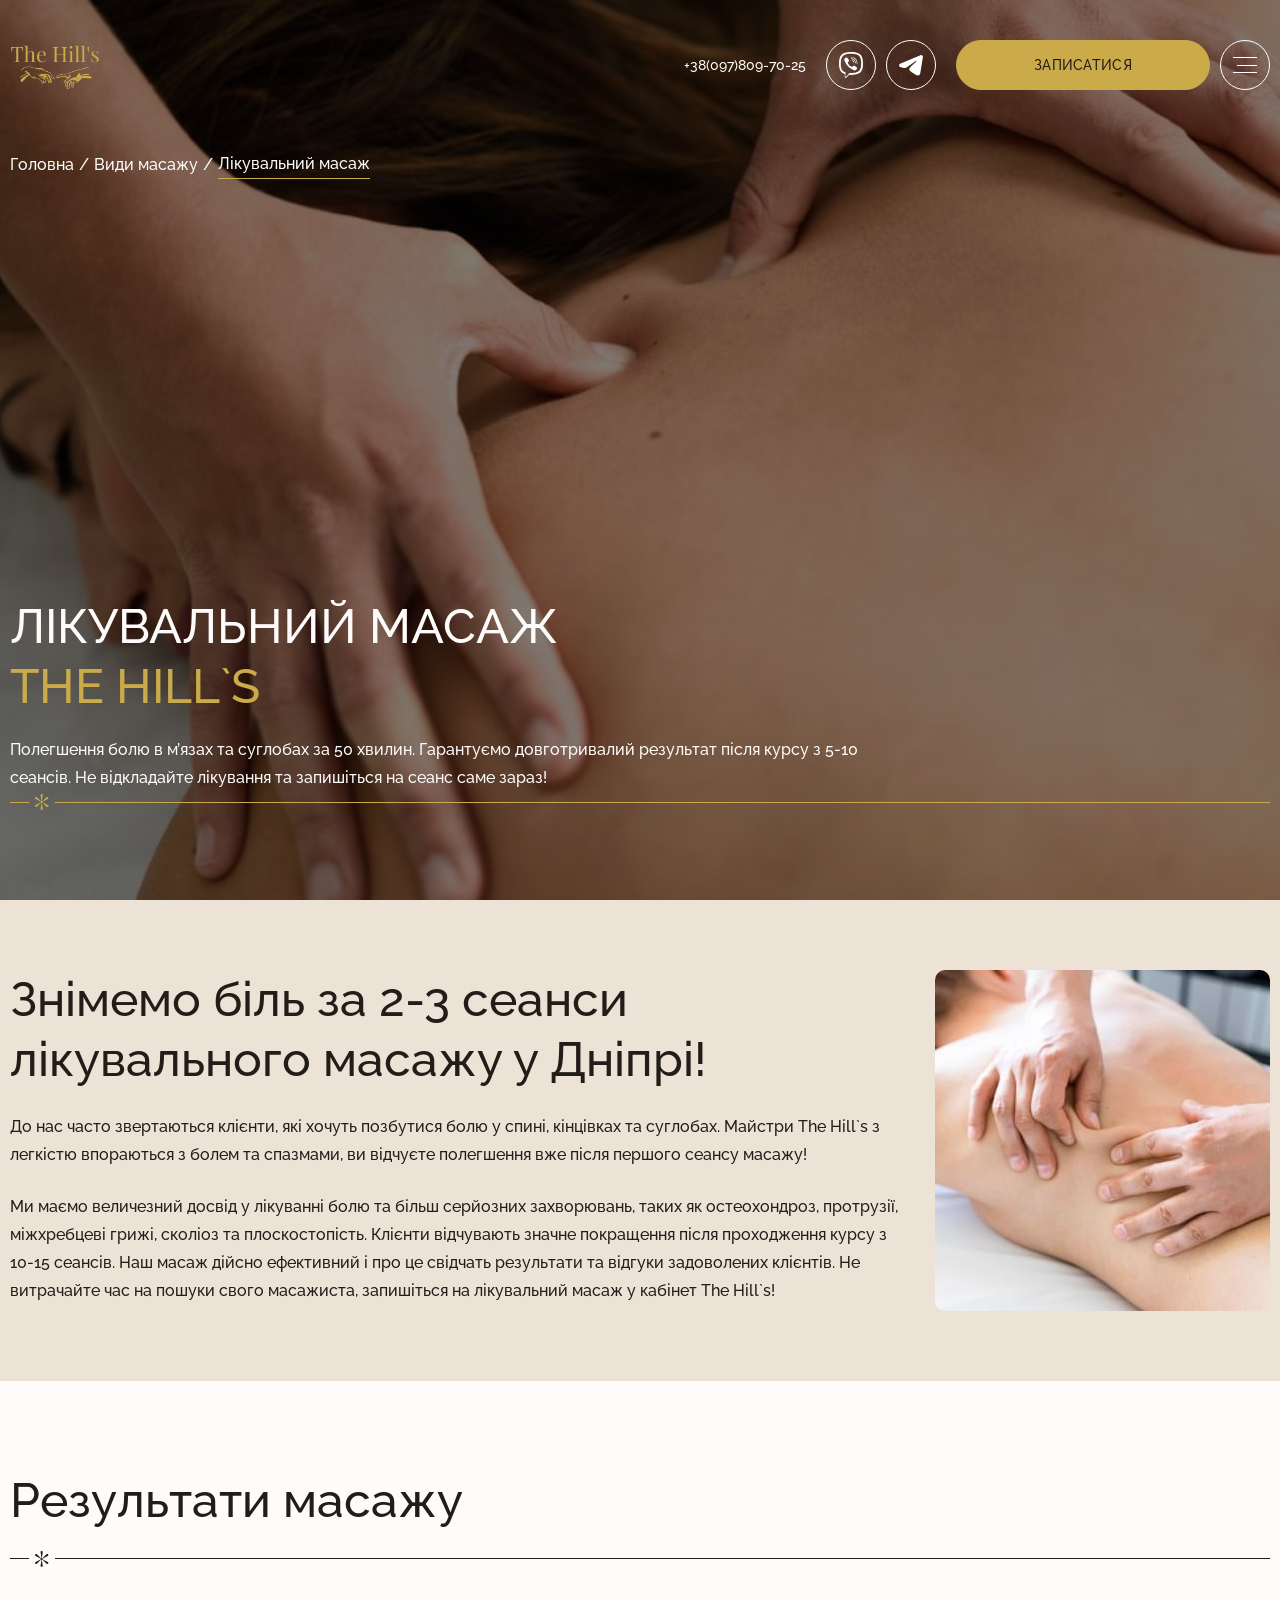
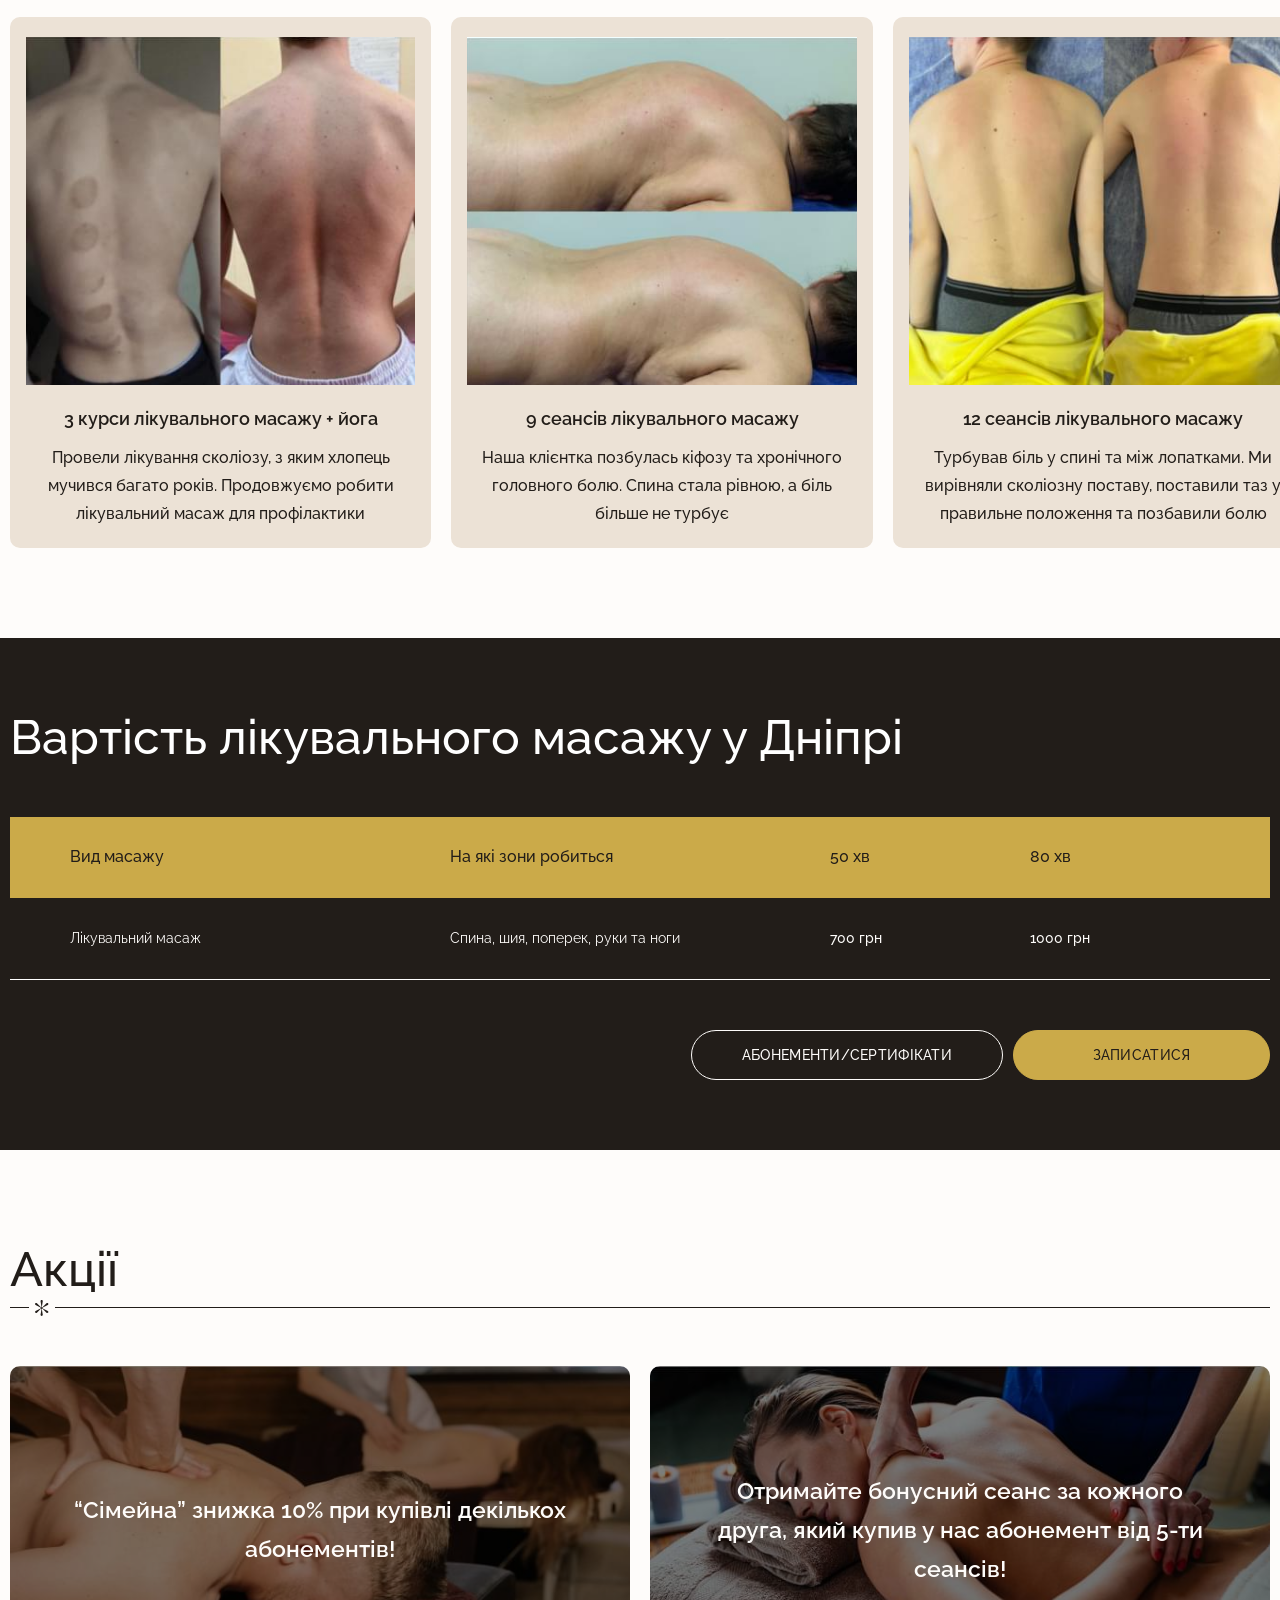
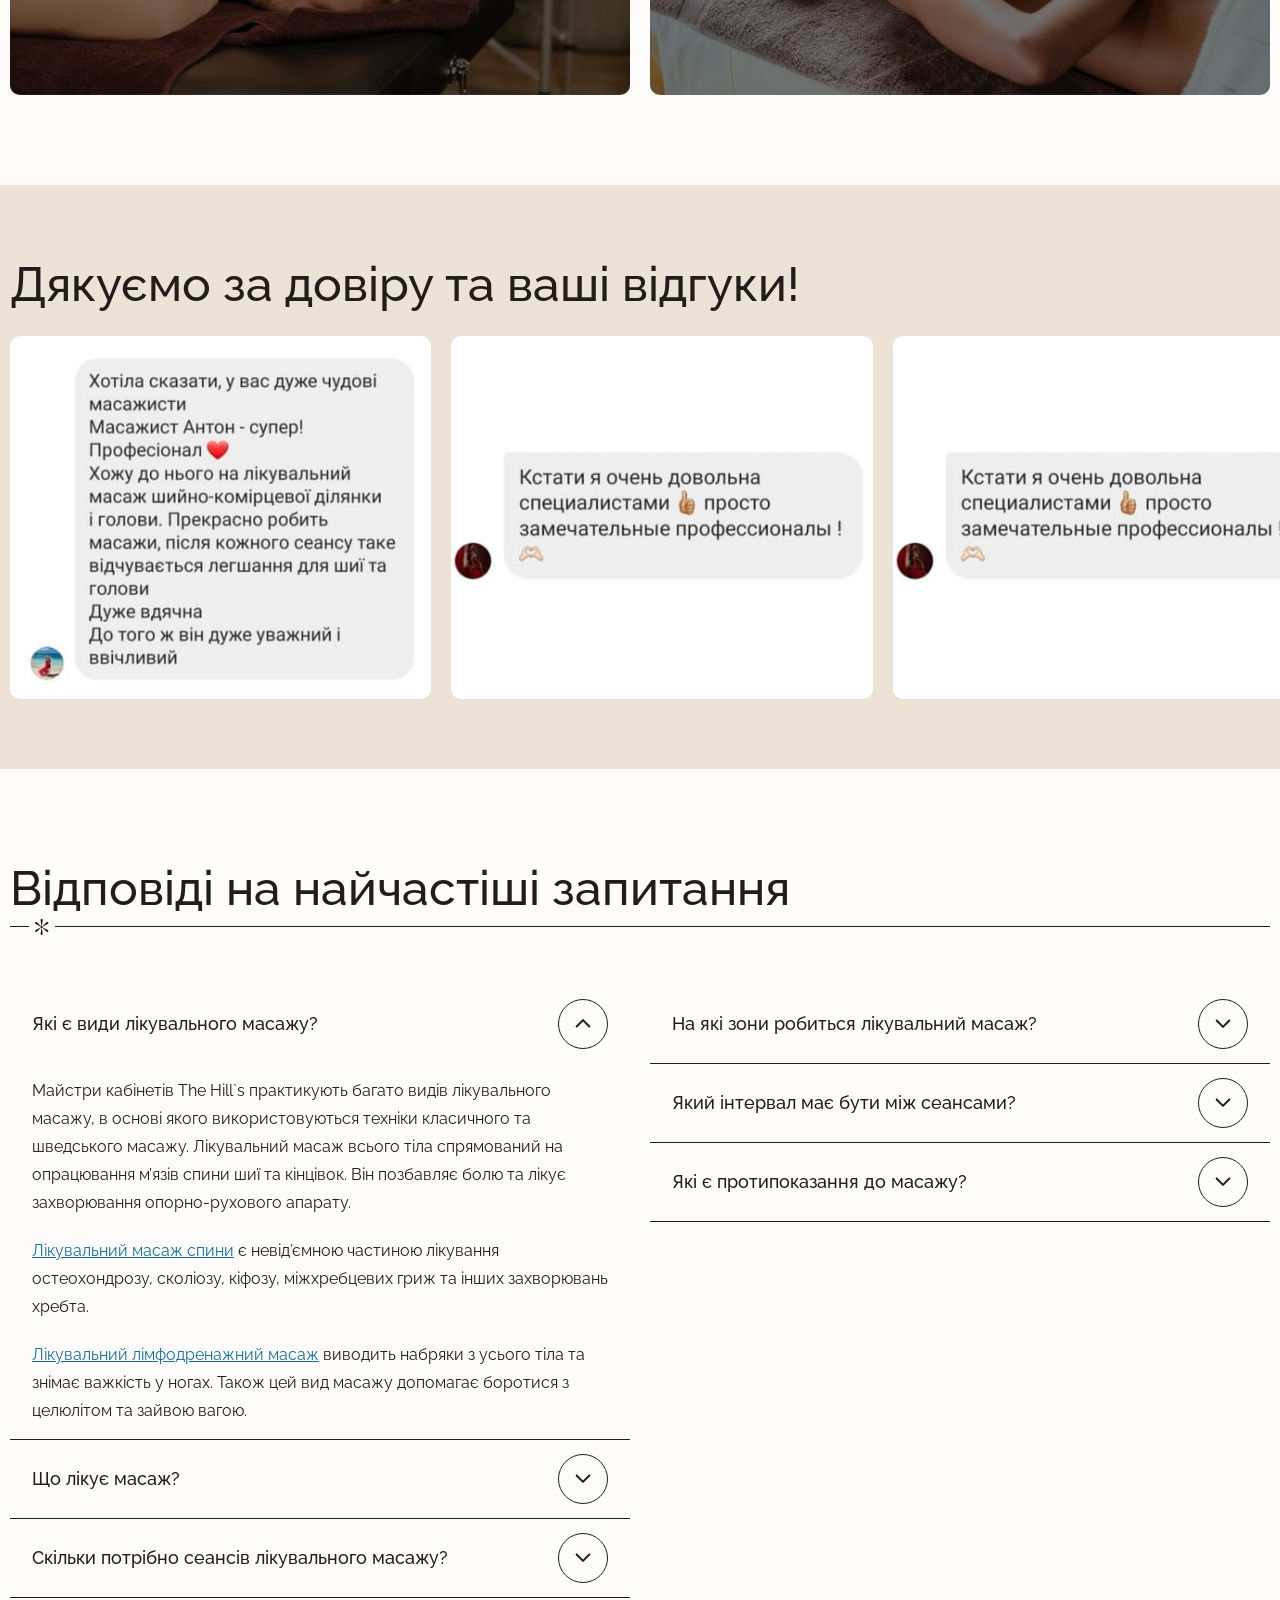
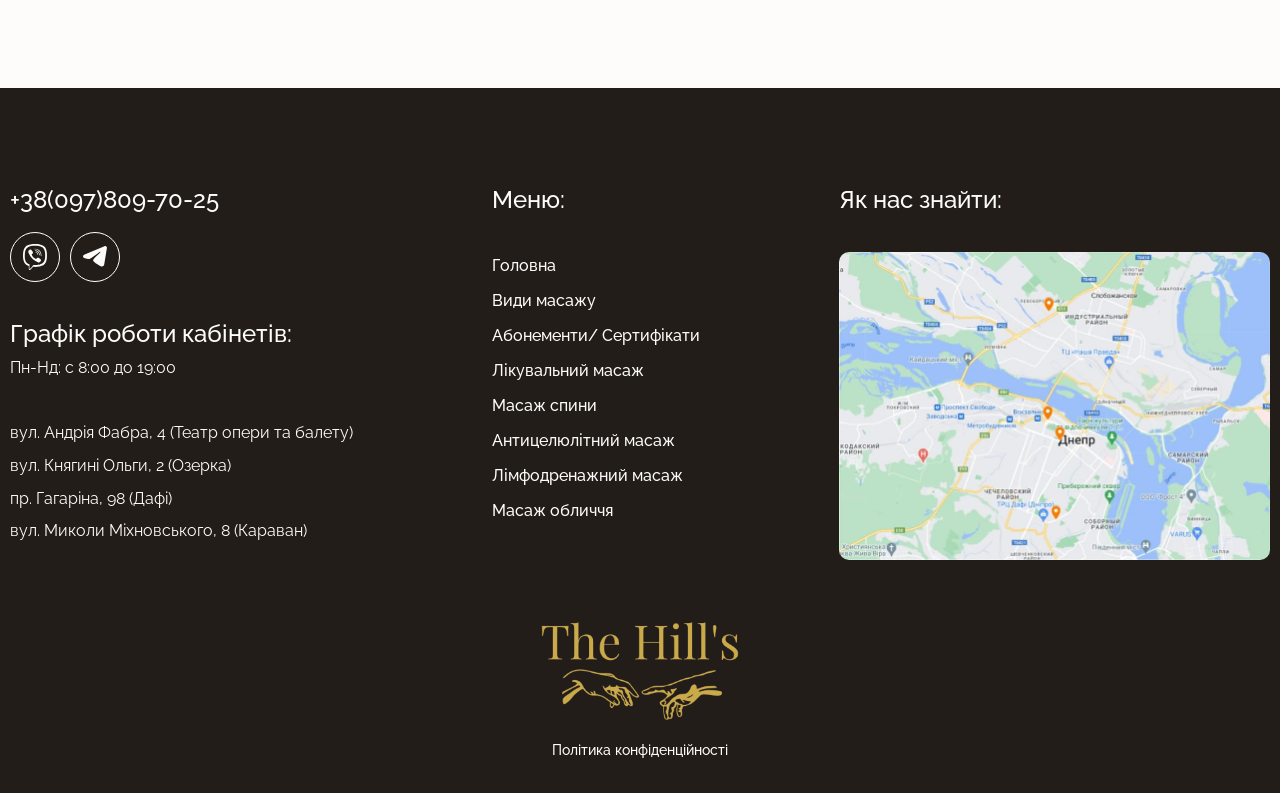
<file: therapeutic-massage.html>
<!DOCTYPE html>
<html lang="uk">

<head>
	<title>Лікувальний масаж</title>
	<meta charset="UTF-8">
	<meta name="format-detection" content="telephone=no">
	<!-- <style>body{opacity: 0;}</style> -->
	<link rel="stylesheet" href="css/style.min.css?_v=20250113193659">
	<link rel="shortcut icon" href="favicon.ico">
	<!-- <meta name="robots" content="noindex, nofollow"> -->
	<meta name="viewport" content="width=device-width, initial-scale=1.0">
</head>

<body>
	<div class="wrapper">
		<header class="header" data-lp>
			<div class="header__container">
				<div class="header__body">
					<a href="" class="header__logo">
						<img src="img/logo.png" alt="logo">
					</a>
					<div class="header__contacts">
						<a href="tel:380978097025" class="header__phone">
							+38(097)809-70-25
						</a>
						<div class="header__socials socials-block">
							<a href="" class="socials-block__link">
								<svg width="24" height="26" viewBox="0 0 24 26" fill="currentColor" xmlns="http://www.w3.org/2000/svg">
									<path d="M21.2908 2.5357C20.6622 1.93954 18.1204 0.0445313 12.4602 0.0186557C12.4602 0.0186557 5.78469 -0.394848 2.53088 2.67167C0.719527 4.5332 0.0819987 7.25674 0.0148385 10.6338C-0.0523217 14.0108 -0.139235 20.3392 5.79802 22.0551H5.80395L5.8 24.6736C5.8 24.6736 5.76197 25.7335 6.44148 25.9496C7.2632 26.2119 7.74567 25.4062 8.52986 24.5376C8.96097 24.0607 9.55554 23.3605 10.0034 22.8253C14.0642 23.1764 17.1871 22.3737 17.5417 22.255C18.3619 21.982 23.0014 21.3712 23.756 15.0433C24.5347 8.5211 23.3792 4.3952 21.2908 2.5357ZM12.9407 14.8916C12.9407 14.8916 13.3906 14.9307 13.6326 14.6242L14.1051 14.0133C14.3328 13.7104 14.8829 13.5176 15.4212 13.8256C15.8246 14.062 16.2172 14.3203 16.5945 14.5963C16.952 14.8662 17.6839 15.4938 17.6859 15.4938C18.0345 15.7962 18.115 16.2402 17.8775 16.7085C17.8775 16.711 17.876 16.7156 17.876 16.7181C17.6145 17.1833 17.2828 17.6029 16.8933 17.9612C16.8883 17.9637 16.8883 17.9657 16.8844 17.9683C16.5456 18.259 16.2133 18.4244 15.8864 18.4645C15.8488 18.4711 15.8103 18.4746 15.7723 18.4746C15.7619 18.4746 15.7511 18.4741 15.7402 18.4736H15.7274C15.5876 18.4736 15.4488 18.4508 15.316 18.4066L15.3051 18.3904C14.8014 18.2448 13.9609 17.8795 12.561 17.086C11.7507 16.6321 10.9796 16.1083 10.2558 15.5202C9.89194 15.2272 9.54548 14.912 9.21826 14.5765L9.18319 14.541L9.14813 14.505V14.5045L9.11307 14.4684C9.10122 14.4568 9.08986 14.4446 9.07801 14.4324C8.75157 14.096 8.44439 13.7404 8.15801 13.3675C7.59011 12.6257 7.07456 11.8276 6.63506 10.9986C5.86271 9.55917 5.50716 8.69614 5.36543 8.17812L5.34963 8.16747C5.30667 8.03098 5.28444 7.88841 5.28444 7.74534V7.73113C5.28395 7.71895 5.28395 7.70678 5.28395 7.69511C5.28395 7.65705 5.28691 7.61849 5.29333 7.58095C5.33432 7.24609 5.49531 6.90362 5.77679 6.55455C5.77926 6.55049 5.78123 6.55049 5.7837 6.54541C6.13242 6.1449 6.54119 5.80422 6.99456 5.53626C6.99703 5.53626 7.00147 5.53373 7.00394 5.53373C7.45974 5.28968 7.89184 5.37238 8.18567 5.72856C8.18814 5.73109 8.79752 6.48301 9.05924 6.85034C9.32739 7.23696 9.57924 7.64234 9.80838 8.05635C10.1086 8.60938 9.92047 9.1756 9.62566 9.40848L9.03159 9.89403C8.73134 10.1431 8.77085 10.6054 8.77085 10.6054C8.77085 10.6054 9.65134 14.0291 12.9407 14.8916ZM18.433 11.7266C18.4332 11.7697 18.4252 11.8123 18.4093 11.8521C18.3935 11.8919 18.3701 11.9281 18.3406 11.9587C18.3111 11.9892 18.2761 12.0135 18.2374 12.0301C18.1988 12.0467 18.1574 12.0553 18.1155 12.0554C18.0736 12.0556 18.0321 12.0473 17.9934 12.0311C17.9546 12.0148 17.9194 11.9908 17.8897 11.9605C17.8599 11.9302 17.8363 11.8941 17.8202 11.8545C17.804 11.8148 17.7956 11.7722 17.7955 11.7292C17.7881 10.7276 17.639 9.83366 17.3491 9.04775C17.0627 8.27198 16.637 7.60175 16.0721 7.03604C15.5046 6.46779 14.8681 6.03957 14.1624 5.7524C13.4528 5.46371 12.674 5.31657 11.8257 5.31049C11.7411 5.30995 11.6602 5.27499 11.6007 5.21326C11.5411 5.15154 11.5079 5.06809 11.5081 4.9812C11.5086 4.8944 11.5426 4.81133 11.6025 4.75019C11.6625 4.68904 11.7436 4.65481 11.8281 4.65497C12.7614 4.66156 13.6177 4.82392 14.3975 5.14103C15.1807 5.45965 15.8874 5.93455 16.5175 6.56571C17.1501 7.19941 17.6266 7.94981 17.9466 8.81639C18.2632 9.67282 18.4251 10.6429 18.433 11.7266ZM16.7516 11.0584C16.7507 11.1014 16.7417 11.1439 16.7249 11.1833C16.7082 11.2227 16.684 11.2583 16.6538 11.2882C16.6237 11.318 16.5881 11.3414 16.5491 11.3571C16.5101 11.3728 16.4685 11.3804 16.4266 11.3796C16.3848 11.3788 16.3435 11.3695 16.3051 11.3522C16.2667 11.335 16.2321 11.3102 16.203 11.2792C16.174 11.2482 16.1512 11.2116 16.1359 11.1716C16.1207 11.1315 16.1132 11.0888 16.114 11.0458C16.1372 9.93056 15.8187 9.00259 15.158 8.26082C14.8286 7.89146 14.4345 7.60429 13.9748 7.39779C13.5091 7.18876 12.9738 7.06191 12.3689 7.01625C12.327 7.01326 12.2861 7.00181 12.2485 6.98257C12.211 6.96332 12.1775 6.93665 12.1499 6.90409C12.1224 6.87152 12.1014 6.8337 12.0881 6.79279C12.0749 6.75188 12.0696 6.70868 12.0726 6.66566C12.0785 6.57881 12.1178 6.49794 12.1818 6.44086C12.2458 6.38377 12.3293 6.35513 12.4138 6.36124C13.0908 6.41198 13.6958 6.55658 14.2301 6.79656C14.7703 7.03908 15.2365 7.37953 15.6286 7.8189C16.4044 8.69005 16.7787 9.76973 16.7516 11.0584ZM15.1091 10.4709C15.1111 10.5139 15.1048 10.5569 15.0906 10.5974C15.0764 10.6379 15.0546 10.6752 15.0264 10.707C14.9982 10.7389 14.9641 10.7647 14.9262 10.783C14.8883 10.8014 14.8473 10.8119 14.8054 10.8139C14.6291 10.8225 14.4795 10.6825 14.4716 10.5019C14.4444 9.9397 14.2987 9.51807 14.035 9.23801C13.7748 8.962 13.3837 8.80979 12.8607 8.78138C12.7762 8.77691 12.6969 8.73819 12.6401 8.6737C12.5834 8.60921 12.5538 8.52422 12.558 8.43738C12.5674 8.25625 12.7175 8.11724 12.8933 8.12637C13.5837 8.16341 14.118 8.38259 14.4953 8.78341C14.8696 9.18068 15.074 9.74334 15.1091 10.4709ZM21.9792 14.5755C21.3422 19.8592 17.5792 20.1915 16.8854 20.4199C16.5901 20.5173 13.8474 21.2184 10.398 20.9871C10.398 20.9871 7.82814 24.1728 7.02518 25.0014C6.89975 25.1307 6.75259 25.183 6.65382 25.1571C6.51604 25.1226 6.47802 24.9542 6.4795 24.7086C6.48148 24.3575 6.50123 20.3574 6.50123 20.3574C1.47903 18.9246 1.77137 13.5384 1.82866 10.718C1.88545 7.89755 2.40149 5.587 3.93334 4.03294C6.68543 1.47175 12.3555 1.85431 12.3555 1.85431C17.1441 1.87562 19.4385 3.35713 19.9703 3.85333C21.7372 5.40739 22.637 9.12639 21.9792 14.574V14.5755Z" />
								</svg>
							</a>
							<a href="" class="socials-block__link">
								<svg width="24" height="21" viewBox="0 0 24 21" fill="currentColor" xmlns="http://www.w3.org/2000/svg">
									<path fill-rule="evenodd" clip-rule="evenodd" d="M21.4487 0.139839C21.7428 0.0160192 22.0649 -0.0266856 22.3812 0.0161692C22.6975 0.0590252 22.9965 0.185874 23.2471 0.383512C23.4977 0.581151 23.6908 0.842356 23.8063 1.13994C23.9216 1.43752 23.9552 1.76061 23.9034 2.07556L21.2034 18.4529C20.9415 20.0327 19.2082 20.9386 17.7594 20.1517C16.5475 19.4934 14.7475 18.4791 13.1284 17.4208C12.3189 16.891 9.83915 15.1946 10.1439 13.9874C10.4058 12.9553 14.5725 9.07675 16.9534 6.7708C17.888 5.86484 17.4618 5.34223 16.3582 6.17556C13.6177 8.24461 9.21772 11.391 7.76296 12.2767C6.47963 13.0577 5.81058 13.191 5.01058 13.0577C3.55105 12.8148 2.19748 12.4386 1.09272 11.9803C-0.400132 11.3613 -0.327513 9.30889 1.09153 8.71127L21.4487 0.139839Z" />
								</svg>
							</a>
						</div>
					</div>
					<button data-popup="#popup" type="button" class="header__btn button">
						Записатися
					</button>
					<button type="button" class="header__burger icon-menu"><span></span></button>
					<div class="header__menu-overlay"></div>
					<div class="header__menu menu">
						<nav class="menu__body">
							<div class="menu__inner">
								<div class="menu__contacts">
									<a href="tel:380978097025" class="menu__phone">
										+38(097)809-70-25
									</a>
									<div class="menu__socials socials-block">
										<a href="" class="socials-block__link">
											<svg width="24" height="26" viewBox="0 0 24 26" fill="currentColor" xmlns="http://www.w3.org/2000/svg">
												<path d="M21.2908 2.5357C20.6622 1.93954 18.1204 0.0445313 12.4602 0.0186557C12.4602 0.0186557 5.78469 -0.394848 2.53088 2.67167C0.719527 4.5332 0.0819987 7.25674 0.0148385 10.6338C-0.0523217 14.0108 -0.139235 20.3392 5.79802 22.0551H5.80395L5.8 24.6736C5.8 24.6736 5.76197 25.7335 6.44148 25.9496C7.2632 26.2119 7.74567 25.4062 8.52986 24.5376C8.96097 24.0607 9.55554 23.3605 10.0034 22.8253C14.0642 23.1764 17.1871 22.3737 17.5417 22.255C18.3619 21.982 23.0014 21.3712 23.756 15.0433C24.5347 8.5211 23.3792 4.3952 21.2908 2.5357ZM12.9407 14.8916C12.9407 14.8916 13.3906 14.9307 13.6326 14.6242L14.1051 14.0133C14.3328 13.7104 14.8829 13.5176 15.4212 13.8256C15.8246 14.062 16.2172 14.3203 16.5945 14.5963C16.952 14.8662 17.6839 15.4938 17.6859 15.4938C18.0345 15.7962 18.115 16.2402 17.8775 16.7085C17.8775 16.711 17.876 16.7156 17.876 16.7181C17.6145 17.1833 17.2828 17.6029 16.8933 17.9612C16.8883 17.9637 16.8883 17.9657 16.8844 17.9683C16.5456 18.259 16.2133 18.4244 15.8864 18.4645C15.8488 18.4711 15.8103 18.4746 15.7723 18.4746C15.7619 18.4746 15.7511 18.4741 15.7402 18.4736H15.7274C15.5876 18.4736 15.4488 18.4508 15.316 18.4066L15.3051 18.3904C14.8014 18.2448 13.9609 17.8795 12.561 17.086C11.7507 16.6321 10.9796 16.1083 10.2558 15.5202C9.89194 15.2272 9.54548 14.912 9.21826 14.5765L9.18319 14.541L9.14813 14.505V14.5045L9.11307 14.4684C9.10122 14.4568 9.08986 14.4446 9.07801 14.4324C8.75157 14.096 8.44439 13.7404 8.15801 13.3675C7.59011 12.6257 7.07456 11.8276 6.63506 10.9986C5.86271 9.55917 5.50716 8.69614 5.36543 8.17812L5.34963 8.16747C5.30667 8.03098 5.28444 7.88841 5.28444 7.74534V7.73113C5.28395 7.71895 5.28395 7.70678 5.28395 7.69511C5.28395 7.65705 5.28691 7.61849 5.29333 7.58095C5.33432 7.24609 5.49531 6.90362 5.77679 6.55455C5.77926 6.55049 5.78123 6.55049 5.7837 6.54541C6.13242 6.1449 6.54119 5.80422 6.99456 5.53626C6.99703 5.53626 7.00147 5.53373 7.00394 5.53373C7.45974 5.28968 7.89184 5.37238 8.18567 5.72856C8.18814 5.73109 8.79752 6.48301 9.05924 6.85034C9.32739 7.23696 9.57924 7.64234 9.80838 8.05635C10.1086 8.60938 9.92047 9.1756 9.62566 9.40848L9.03159 9.89403C8.73134 10.1431 8.77085 10.6054 8.77085 10.6054C8.77085 10.6054 9.65134 14.0291 12.9407 14.8916ZM18.433 11.7266C18.4332 11.7697 18.4252 11.8123 18.4093 11.8521C18.3935 11.8919 18.3701 11.9281 18.3406 11.9587C18.3111 11.9892 18.2761 12.0135 18.2374 12.0301C18.1988 12.0467 18.1574 12.0553 18.1155 12.0554C18.0736 12.0556 18.0321 12.0473 17.9934 12.0311C17.9546 12.0148 17.9194 11.9908 17.8897 11.9605C17.8599 11.9302 17.8363 11.8941 17.8202 11.8545C17.804 11.8148 17.7956 11.7722 17.7955 11.7292C17.7881 10.7276 17.639 9.83366 17.3491 9.04775C17.0627 8.27198 16.637 7.60175 16.0721 7.03604C15.5046 6.46779 14.8681 6.03957 14.1624 5.7524C13.4528 5.46371 12.674 5.31657 11.8257 5.31049C11.7411 5.30995 11.6602 5.27499 11.6007 5.21326C11.5411 5.15154 11.5079 5.06809 11.5081 4.9812C11.5086 4.8944 11.5426 4.81133 11.6025 4.75019C11.6625 4.68904 11.7436 4.65481 11.8281 4.65497C12.7614 4.66156 13.6177 4.82392 14.3975 5.14103C15.1807 5.45965 15.8874 5.93455 16.5175 6.56571C17.1501 7.19941 17.6266 7.94981 17.9466 8.81639C18.2632 9.67282 18.4251 10.6429 18.433 11.7266ZM16.7516 11.0584C16.7507 11.1014 16.7417 11.1439 16.7249 11.1833C16.7082 11.2227 16.684 11.2583 16.6538 11.2882C16.6237 11.318 16.5881 11.3414 16.5491 11.3571C16.5101 11.3728 16.4685 11.3804 16.4266 11.3796C16.3848 11.3788 16.3435 11.3695 16.3051 11.3522C16.2667 11.335 16.2321 11.3102 16.203 11.2792C16.174 11.2482 16.1512 11.2116 16.1359 11.1716C16.1207 11.1315 16.1132 11.0888 16.114 11.0458C16.1372 9.93056 15.8187 9.00259 15.158 8.26082C14.8286 7.89146 14.4345 7.60429 13.9748 7.39779C13.5091 7.18876 12.9738 7.06191 12.3689 7.01625C12.327 7.01326 12.2861 7.00181 12.2485 6.98257C12.211 6.96332 12.1775 6.93665 12.1499 6.90409C12.1224 6.87152 12.1014 6.8337 12.0881 6.79279C12.0749 6.75188 12.0696 6.70868 12.0726 6.66566C12.0785 6.57881 12.1178 6.49794 12.1818 6.44086C12.2458 6.38377 12.3293 6.35513 12.4138 6.36124C13.0908 6.41198 13.6958 6.55658 14.2301 6.79656C14.7703 7.03908 15.2365 7.37953 15.6286 7.8189C16.4044 8.69005 16.7787 9.76973 16.7516 11.0584ZM15.1091 10.4709C15.1111 10.5139 15.1048 10.5569 15.0906 10.5974C15.0764 10.6379 15.0546 10.6752 15.0264 10.707C14.9982 10.7389 14.9641 10.7647 14.9262 10.783C14.8883 10.8014 14.8473 10.8119 14.8054 10.8139C14.6291 10.8225 14.4795 10.6825 14.4716 10.5019C14.4444 9.9397 14.2987 9.51807 14.035 9.23801C13.7748 8.962 13.3837 8.80979 12.8607 8.78138C12.7762 8.77691 12.6969 8.73819 12.6401 8.6737C12.5834 8.60921 12.5538 8.52422 12.558 8.43738C12.5674 8.25625 12.7175 8.11724 12.8933 8.12637C13.5837 8.16341 14.118 8.38259 14.4953 8.78341C14.8696 9.18068 15.074 9.74334 15.1091 10.4709ZM21.9792 14.5755C21.3422 19.8592 17.5792 20.1915 16.8854 20.4199C16.5901 20.5173 13.8474 21.2184 10.398 20.9871C10.398 20.9871 7.82814 24.1728 7.02518 25.0014C6.89975 25.1307 6.75259 25.183 6.65382 25.1571C6.51604 25.1226 6.47802 24.9542 6.4795 24.7086C6.48148 24.3575 6.50123 20.3574 6.50123 20.3574C1.47903 18.9246 1.77137 13.5384 1.82866 10.718C1.88545 7.89755 2.40149 5.587 3.93334 4.03294C6.68543 1.47175 12.3555 1.85431 12.3555 1.85431C17.1441 1.87562 19.4385 3.35713 19.9703 3.85333C21.7372 5.40739 22.637 9.12639 21.9792 14.574V14.5755Z" />
											</svg>
										</a>
										<a href="" class="socials-block__link">
											<svg width="24" height="21" viewBox="0 0 24 21" fill="currentColor" xmlns="http://www.w3.org/2000/svg">
												<path fill-rule="evenodd" clip-rule="evenodd" d="M21.4487 0.139839C21.7428 0.0160192 22.0649 -0.0266856 22.3812 0.0161692C22.6975 0.0590252 22.9965 0.185874 23.2471 0.383512C23.4977 0.581151 23.6908 0.842356 23.8063 1.13994C23.9216 1.43752 23.9552 1.76061 23.9034 2.07556L21.2034 18.4529C20.9415 20.0327 19.2082 20.9386 17.7594 20.1517C16.5475 19.4934 14.7475 18.4791 13.1284 17.4208C12.3189 16.891 9.83915 15.1946 10.1439 13.9874C10.4058 12.9553 14.5725 9.07675 16.9534 6.7708C17.888 5.86484 17.4618 5.34223 16.3582 6.17556C13.6177 8.24461 9.21772 11.391 7.76296 12.2767C6.47963 13.0577 5.81058 13.191 5.01058 13.0577C3.55105 12.8148 2.19748 12.4386 1.09272 11.9803C-0.400132 11.3613 -0.327513 9.30889 1.09153 8.71127L21.4487 0.139839Z" />
											</svg>
										</a>
									</div>
								</div>
								<div class="menu__column menu__column--works">
									<div class="menu__graph">
										<h4 class="menu__title">
											Графік роботи кабінетів:
										</h4>
										<div class="menu__graph-work">
											Пн-Нд: с 8:00 до 19:00
										</div>
									</div>
									<ul class="menu__address">
										<li class="menu__address-item">
											<a href="https://maps.app.goo.gl/UePGUXUATijcfL9R7" target="_blank" class="menu__address-link">вул. Андрія Фабра, 4 (Театр опери та балету)</a>
										</li>
										<li class="menu__address-item">
											<a href="https://maps.app.goo.gl/XR9rkcfibMBbFmfa9" target="_blank" class="menu__address-link">вул. Княгині Ольги, 2 (Озерка)</a>
										</li>
										<li class="menu__address-item">
											<a href="https://maps.app.goo.gl/Dm3DhWNjiSHcL2we8" target="_blank" class="menu__address-link">пр. Гагаріна, 98 (Дафі)</a>
										</li>
										<li class="menu__address-item">
											<a href="https://maps.app.goo.gl/AKATFUJupmL2oS1i8" target="_blank" class="menu__address-link">вул. Миколи Міхновського, 8 (Караван)</a>
										</li>
									</ul>
									<div class="menu__lang language">
										<button type="button" class="language__current">
											<img src="img/icon/world.svg" alt="Image">
											<span>UA</span>
										</button>
										<ul class="language__list">
											<li class="language__item">
												<a href="/" class="language__link">UA</a>
											</li>
											<li class="language__item">
												<a href="/" class="language__link">RU</a>
											</li>
										</ul>
									</div>
								</div>
								<div class="menu__column menu__column--menu">
									<h4 class="menu__title">
										Меню:
									</h4>
									<ul class="menu__list">
										<li class="menu__item">
											<a href="/" class="menu__link">Головна</a>
										</li>
										<li class="menu__item">
											<a href="/" class="menu__link">Види масажу</a>
										</li>
										<li class="menu__item">
											<a href="/" class="menu__link">Абонементи/ Сертифікати</a>
										</li>
										<li class="menu__item">
											<a href="/" class="menu__link">Лікувальний масаж</a>
										</li>
										<li class="menu__item">
											<a href="/" class="menu__link">Масаж спини</a>
										</li>
										<li class="menu__item">
											<a href="/" class="menu__link">Антицелюлітний масаж</a>
										</li>
										<li class="menu__item">
											<a href="/" class="menu__link">Лімфодренажний масаж</a>
										</li>
										<li class="menu__item">
											<a href="/" class="menu__link">Масаж обличчя</a>
										</li>
									</ul>
								</div>
								<div class="menu__column menu__column--map">
									<h4 class="menu__title">
										Як нас знайти:
									</h4>
									<a href="https://maps.app.goo.gl/AKATFUJupmL2oS1i8" target="_blank" class="menu__map">
										<img src="img/map.jpg" alt="Map Image">
									</a>
								</div>
							</div>
						</nav>
					</div>
				</div>
			</div>
		</header>
		<main class="page">
			<section class="hero" style="background-image: url('img/hero-bg-2.jpg');">
				<div class="hero__container">
					<div class="hero__breadcrumbs breadcrumbs">
						<a href="" class="breadcrumbs__link">
							Головна
						</a>
						<a href="" class="breadcrumbs__link">
							Види масажу
						</a>
						<a href="" class="breadcrumbs__link active">
							Лікувальний масаж
						</a>
					</div>
					<div class="hero__content">
						<h1 class="hero__title title">
							Лікувальний масаж <br> <span>the hill`s</span>
						</h1>
						<div class="hero__text">
							<p>
								Полегшення болю в м’язах та суглобах за 50 хвилин. Гарантуємо довготривалий результат
								після курсу з 5-10 сеансів. Не відкладайте лікування та запишіться на сеанс саме зараз!
							</p>
						</div>
						<button data-popup="#popup" type="button" class="hero__btn button">
							ЗаписатИся
						</button>
					</div>
					<div class="hero__decor decor-section">
						<svg width="14" height="16" viewBox="0 0 14 16" fill="currentColor" xmlns="http://www.w3.org/2000/svg">
							<path fill-rule="evenodd" clip-rule="evenodd" d="M5.5711 1.29026C5.46036 0.614168 5.98212 0 6.66722 0C7.35232 0 7.87408 0.614167 7.76334 1.29026L6.84599 6.89093C6.82119 7.04233 6.93139 7.18214 7.06846 7.25103C7.20072 7.31751 7.36598 7.31912 7.47163 7.21544L11.4916 3.2702C11.988 2.78308 12.8029 2.85824 13.2018 3.42791C13.6007 3.99758 13.3926 4.78908 12.7651 5.08889L7.85411 7.43527C7.63686 7.53907 7.56185 7.81004 7.56185 8.05082C7.56185 8.23359 7.63109 8.4277 7.796 8.50649L12.7651 10.8806C13.3926 11.1804 13.6007 11.9719 13.2018 12.5416C12.8029 13.1113 11.988 13.1864 11.4916 12.6993L7.57599 8.85651C7.4523 8.73511 7.25442 8.74765 7.10314 8.83221C6.96002 8.91222 6.84408 9.06216 6.87059 9.22397L7.76334 14.6744C7.87408 15.3505 7.35232 15.9647 6.66722 15.9647C5.98211 15.9647 5.46036 15.3505 5.5711 14.6744L6.46643 9.20824C6.4915 9.05513 6.38223 8.91317 6.24547 8.83991C6.10627 8.76534 5.928 8.759 5.81529 8.86961L1.91399 12.6984C1.41765 13.1855 0.602707 13.1103 0.203819 12.5407C-0.19507 11.971 0.0130369 11.1795 0.640535 10.8797L5.52266 8.54708C5.70116 8.46179 5.77271 8.24866 5.77271 8.05082C5.77271 7.7959 5.69761 7.5045 5.46759 7.3946L0.640616 5.08835C0.0131183 4.78855 -0.194988 3.99704 0.2039 3.42737C0.602789 2.8577 1.41773 2.78255 1.91408 3.26966L5.92288 7.20392C6.01741 7.2967 6.16371 7.29954 6.28331 7.24261C6.41242 7.18117 6.51463 7.05077 6.49152 6.90966L5.5711 1.29026Z" />
						</svg>
					</div>
				</div>
			</section>
			<section class="section-info">
				<div class="section-info__container">
					<div class="section-info__body">
						<div class="section-info__content">
							<h2 class="section-info__title title">
								Знімемо біль за 2-3 сеанси <br> лікувального масажу у Дніпрі!
							</h2>
							<div class="section-info__text">
								<p>
									До нас часто звертаються клієнти, які хочуть позбутися болю у спині, кінцівках та
									суглобах. Майстри The Hill`s з легкістю впораються з болем та спазмами, ви відчуєте
									полегшення вже після першого сеансу масажу!
								</p>
								<p>
									Ми маємо величезний досвід у лікуванні болю та більш серйозних захворювань, таких як
									остеохондроз, протрузії, міжхребцеві грижі, сколіоз та плоскостопість. Клієнти
									відчувають значне покращення після проходження курсу з 10-15 сеансів. Наш масаж
									дійсно ефективний і про це свідчать результати та відгуки задоволених клієнтів. Не
									витрачайте час на пошуки свого масажиста, запишіться на лікувальний масаж у кабінет
									The Hill`s!
								</p>
							</div>
						</div>
						<div class="section-info__img">
							<img src="img/image-2.jpg" alt="Image">
						</div>
					</div>
				</div>
			</section>
			<section class="results">
				<div class="results__container">
					<div class="results__head">
						<h2 class="results__title title">
							Результати масажу
						</h2>
						<div class="results__decor decor-section">
							<svg width="14" height="16" viewBox="0 0 14 16" fill="currentColor" xmlns="http://www.w3.org/2000/svg">
								<path fill-rule="evenodd" clip-rule="evenodd" d="M5.5711 1.29026C5.46036 0.614168 5.98212 0 6.66722 0C7.35232 0 7.87408 0.614167 7.76334 1.29026L6.84599 6.89093C6.82119 7.04233 6.93139 7.18214 7.06846 7.25103C7.20072 7.31751 7.36598 7.31912 7.47163 7.21544L11.4916 3.2702C11.988 2.78308 12.8029 2.85824 13.2018 3.42791C13.6007 3.99758 13.3926 4.78908 12.7651 5.08889L7.85411 7.43527C7.63686 7.53907 7.56185 7.81004 7.56185 8.05082C7.56185 8.23359 7.63109 8.4277 7.796 8.50649L12.7651 10.8806C13.3926 11.1804 13.6007 11.9719 13.2018 12.5416C12.8029 13.1113 11.988 13.1864 11.4916 12.6993L7.57599 8.85651C7.4523 8.73511 7.25442 8.74765 7.10314 8.83221C6.96002 8.91222 6.84408 9.06216 6.87059 9.22397L7.76334 14.6744C7.87408 15.3505 7.35232 15.9647 6.66722 15.9647C5.98211 15.9647 5.46036 15.3505 5.5711 14.6744L6.46643 9.20824C6.4915 9.05513 6.38223 8.91317 6.24547 8.83991C6.10627 8.76534 5.928 8.759 5.81529 8.86961L1.91399 12.6984C1.41765 13.1855 0.602707 13.1103 0.203819 12.5407C-0.19507 11.971 0.0130369 11.1795 0.640535 10.8797L5.52266 8.54708C5.70116 8.46179 5.77271 8.24866 5.77271 8.05082C5.77271 7.7959 5.69761 7.5045 5.46759 7.3946L0.640616 5.08835C0.0131183 4.78855 -0.194988 3.99704 0.2039 3.42737C0.602789 2.8577 1.41773 2.78255 1.91408 3.26966L5.92288 7.20392C6.01741 7.2967 6.16371 7.29954 6.28331 7.24261C6.41242 7.18117 6.51463 7.05077 6.49152 6.90966L5.5711 1.29026Z" />
							</svg>
						</div>
					</div>
					<div class="results__slider swiper slider">
						<div class="results__wrapper swiper-wrapper">
							<div class="results__card swiper-slide">
								<div class="results__card-img">
									<img src="img/results/image-4.jpg" alt="Image">
								</div>
								<div class="results__card-title">
									3 курси лікувального масажу + йога
								</div>
								<div class="results__card-text">
									Провели лікування сколіозу, з яким хлопець мучився багато років. Продовжуємо робити
									лікувальний масаж для профілактики
								</div>
							</div>
							<div class="results__card swiper-slide">
								<div class="results__card-img">
									<img src="img/results/image-5.jpg" alt="Image">
								</div>
								<div class="results__card-title">
									9 сеансів лікувального масажу
								</div>
								<div class="results__card-text">
									Наша клієнтка позбулась кіфозу та хронічного головного болю. Спина стала рівною, а
									біль більше не турбує
								</div>
							</div>
							<div class="results__card swiper-slide">
								<div class="results__card-img">
									<img src="img/results/image-6.jpg" alt="Image">
								</div>
								<div class="results__card-title">
									12 сеансів лікувального масажу
								</div>
								<div class="results__card-text">
									Турбував біль у спині та між лопатками. Ми вирівняли сколіозну поставу, поставили
									таз у правильне положення та позбавили болю
								</div>
							</div>
						</div>
					</div>
				</div>
			</section>
			<section class="the-cost">
				<div class="the-cost__container">
					<h2 class="the-cost__title title">
						Вартість лікувального масажу у Дніпрі
					</h2>
					<div class="the-cost__table the-cost__table--4-columns">
						<div class="the-cost__table-head">
							<div class="the-cost__table-item">
								Вид масажу
							</div>
							<div class="the-cost__table-item">
								На які зони робиться
							</div>
							<div class="the-cost__table-item">
								50 хв
							</div>
							<div class="the-cost__table-item">
								80 хв
							</div>
						</div>
						<div class="the-cost__table-row">
							<div class="the-cost__table-item">
								<a href="/" class="the-cost__table-link">
									Лікувальний масаж
								</a>
							</div>
							<div class="the-cost__table-item the-cost__table-info">
								Спина, шия, поперек, руки та ноги
							</div>
							<div class="the-cost__table-item">
								<div class="the-cost__table-time">
									50 хв
								</div>
								<div class="the-cost__table-price">
									700 грн
								</div>
							</div>
							<div class="the-cost__table-item">
								<div class="the-cost__table-time">
									80 хв
								</div>
								<div class="the-cost__table-price">
									1000 грн
								</div>
							</div>
						</div>
					</div>
					<div class="the-cost__btns">
						<a href="/" class="the-cost__btn button-empty">
							абонементи/сертифікати
						</a>
						<button data-popup="#popup" type="button" class="the-cost__btn button">
							Записатися
						</button>
					</div>
				</div>
			</section>
			<section class="shares">
				<div class="shares__container">
					<div class="shares__head">
						<h2 class="shares__title title">
							Акції
						</h2>
						<div class="shares__decor decor-section">
							<svg width="14" height="16" viewBox="0 0 14 16" fill="currentColor" xmlns="http://www.w3.org/2000/svg">
								<path fill-rule="evenodd" clip-rule="evenodd" d="M5.5711 1.29026C5.46036 0.614168 5.98212 0 6.66722 0C7.35232 0 7.87408 0.614167 7.76334 1.29026L6.84599 6.89093C6.82119 7.04233 6.93139 7.18214 7.06846 7.25103C7.20072 7.31751 7.36598 7.31912 7.47163 7.21544L11.4916 3.2702C11.988 2.78308 12.8029 2.85824 13.2018 3.42791C13.6007 3.99758 13.3926 4.78908 12.7651 5.08889L7.85411 7.43527C7.63686 7.53907 7.56185 7.81004 7.56185 8.05082C7.56185 8.23359 7.63109 8.4277 7.796 8.50649L12.7651 10.8806C13.3926 11.1804 13.6007 11.9719 13.2018 12.5416C12.8029 13.1113 11.988 13.1864 11.4916 12.6993L7.57599 8.85651C7.4523 8.73511 7.25442 8.74765 7.10314 8.83221C6.96002 8.91222 6.84408 9.06216 6.87059 9.22397L7.76334 14.6744C7.87408 15.3505 7.35232 15.9647 6.66722 15.9647C5.98211 15.9647 5.46036 15.3505 5.5711 14.6744L6.46643 9.20824C6.4915 9.05513 6.38223 8.91317 6.24547 8.83991C6.10627 8.76534 5.928 8.759 5.81529 8.86961L1.91399 12.6984C1.41765 13.1855 0.602707 13.1103 0.203819 12.5407C-0.19507 11.971 0.0130369 11.1795 0.640535 10.8797L5.52266 8.54708C5.70116 8.46179 5.77271 8.24866 5.77271 8.05082C5.77271 7.7959 5.69761 7.5045 5.46759 7.3946L0.640616 5.08835C0.0131183 4.78855 -0.194988 3.99704 0.2039 3.42737C0.602789 2.8577 1.41773 2.78255 1.91408 3.26966L5.92288 7.20392C6.01741 7.2967 6.16371 7.29954 6.28331 7.24261C6.41242 7.18117 6.51463 7.05077 6.49152 6.90966L5.5711 1.29026Z" />
							</svg>
						</div>
					</div>
					<div class="shares__body">
						<a href="/" class="shares__item">
							<img src="img/shares/images-1.jpg" alt="Image">
							<div class="shares__item-body">
								<div class="shares__item-text">
									“Сімейна” знижка 10% при купівлі декількох абонементів!
								</div>
							</div>
						</a>
						<a href="/" class="shares__item">
							<img src="img/shares/images-2.jpg" alt="Image">
							<div class="shares__item-body">
								<div class="shares__item-text">
									Отримайте бонусний сеанс за кожного друга, який купив у нас абонемент від 5-ти
									сеансів!
								</div>
							</div>
						</a>
					</div>
				</div>
			</section>
			<section class="reviews">
				<div class="reviews__container">
					<h2 class="reviews__title title">
						Дякуємо за довіру та ваші відгуки!
					</h2>
					<div class="reviews__slider swiper slider">
						<div class="reviews__wrapper swiper-wrapper">
							<div class="reviews__slide swiper-slide">
								<img src="img/reviews/image-4.jpg" alt="Image">
							</div>
							<div class="reviews__slide swiper-slide">
								<img src="img/reviews/image-5.jpg" alt="Image">
							</div>
							<div class="reviews__slide swiper-slide">
								<img src="img/reviews/image-5.jpg" alt="Image">
							</div>
						</div>
					</div>
				</div>
			</section>
			<section class="faq">
				<div class="faq__container">
					<div class="faq__head">
						<h2 class="faq__title title">
							Відповіді на найчастіші запитання
						</h2>
						<div class="faq__decor decor-section">
							<svg width="14" height="16" viewBox="0 0 14 16" fill="currentColor" xmlns="http://www.w3.org/2000/svg">
								<path fill-rule="evenodd" clip-rule="evenodd" d="M5.5711 1.29026C5.46036 0.614168 5.98212 0 6.66722 0C7.35232 0 7.87408 0.614167 7.76334 1.29026L6.84599 6.89093C6.82119 7.04233 6.93139 7.18214 7.06846 7.25103C7.20072 7.31751 7.36598 7.31912 7.47163 7.21544L11.4916 3.2702C11.988 2.78308 12.8029 2.85824 13.2018 3.42791C13.6007 3.99758 13.3926 4.78908 12.7651 5.08889L7.85411 7.43527C7.63686 7.53907 7.56185 7.81004 7.56185 8.05082C7.56185 8.23359 7.63109 8.4277 7.796 8.50649L12.7651 10.8806C13.3926 11.1804 13.6007 11.9719 13.2018 12.5416C12.8029 13.1113 11.988 13.1864 11.4916 12.6993L7.57599 8.85651C7.4523 8.73511 7.25442 8.74765 7.10314 8.83221C6.96002 8.91222 6.84408 9.06216 6.87059 9.22397L7.76334 14.6744C7.87408 15.3505 7.35232 15.9647 6.66722 15.9647C5.98211 15.9647 5.46036 15.3505 5.5711 14.6744L6.46643 9.20824C6.4915 9.05513 6.38223 8.91317 6.24547 8.83991C6.10627 8.76534 5.928 8.759 5.81529 8.86961L1.91399 12.6984C1.41765 13.1855 0.602707 13.1103 0.203819 12.5407C-0.19507 11.971 0.0130369 11.1795 0.640535 10.8797L5.52266 8.54708C5.70116 8.46179 5.77271 8.24866 5.77271 8.05082C5.77271 7.7959 5.69761 7.5045 5.46759 7.3946L0.640616 5.08835C0.0131183 4.78855 -0.194988 3.99704 0.2039 3.42737C0.602789 2.8577 1.41773 2.78255 1.91408 3.26966L5.92288 7.20392C6.01741 7.2967 6.16371 7.29954 6.28331 7.24261C6.41242 7.18117 6.51463 7.05077 6.49152 6.90966L5.5711 1.29026Z" />
							</svg>
						</div>
					</div>
					<div data-spollers data-one-spoller class="faq__items spollers">
						<div class="spollers__column">
							<details class="spollers__item" data-open>
								<summary class="spollers__title">Які є види лікувального масажу?</summary>
								<div class="spollers__body">
									<p>
										Майстри кабінетів The Hill`s практикують багато видів лікувального масажу, в
										основі
										якого використовуються техніки класичного та шведського масажу. Лікувальний
										масаж
										всього тіла спрямований на опрацювання м’язів спини шиї та кінцівок. Він
										позбавляє
										болю та лікує захворювання опорно-рухового апарату.
									</p>
									<p>
										<a href="/">Лікувальний масаж спини</a> є невід’ємною частиною лікування остеохондрозу,
										сколіозу,
										кіфозу, міжхребцевих гриж та інших захворювань хребта.
									</p>
									<p>
										<a href="/">Лікувальний лімфодренажний масаж</a> виводить набряки з усього тіла та знімає
										важкість у
										ногах. Також цей вид масажу допомагає боротися з целюлітом та зайвою вагою.
									</p>
								</div>
							</details>
							<details class="spollers__item">
								<summary class="spollers__title">Що лікує масаж?</summary>
								<div class="spollers__body">
									Записатися на масаж у Дніпрі можна будь-яким зручним способом: зателефонувавши
									адміністратору, залишивши заявку у формі або у месенджерах.
								</div>
							</details>
							<details class="spollers__item">
								<summary class="spollers__title">Скільки потрібно сеансів лікувального масажу?</summary>
								<div class="spollers__body">
									Записатися на масаж у Дніпрі можна будь-яким зручним способом: зателефонувавши
									адміністратору, залишивши заявку у формі або у месенджерах.
								</div>
							</details>
						</div>
						<div class="spollers__column">
							<details class="spollers__item">
								<summary class="spollers__title">На які зони робиться лікувальний масаж?</summary>
								<div class="spollers__body">
									Записатися на масаж у Дніпрі можна будь-яким зручним способом: зателефонувавши
									адміністратору, залишивши заявку у формі або у месенджерах.
								</div>
							</details>
							<details class="spollers__item">
								<summary class="spollers__title">Який інтервал має бути між сеансами?</summary>
								<div class="spollers__body">
									Записатися на масаж у Дніпрі можна будь-яким зручним способом: зателефонувавши
									адміністратору, залишивши заявку у формі або у месенджерах.
								</div>
							</details>
							<details class="spollers__item">
								<summary class="spollers__title">Які є протипоказання до масажу?</summary>
								<div class="spollers__body">
									Записатися на масаж у Дніпрі можна будь-яким зручним способом: зателефонувавши
									адміністратору, залишивши заявку у формі або у месенджерах.
								</div>
							</details>
						</div>
					</div>
				</div>
			</section>
		</main>
		<footer class="footer">
			<div class="footer__container">
				<div class="footer__body">
					<div class="footer__column footer__column--works">
						<div class="footer__contacts">
							<a href="tel:380978097025" class="footer__phone">
								+38(097)809-70-25
							</a>
							<div class="footer__socials socials-block">
								<a href="" class="socials-block__link">
									<svg width="24" height="26" viewBox="0 0 24 26" fill="currentColor" xmlns="http://www.w3.org/2000/svg">
										<path d="M21.2908 2.5357C20.6622 1.93954 18.1204 0.0445313 12.4602 0.0186557C12.4602 0.0186557 5.78469 -0.394848 2.53088 2.67167C0.719527 4.5332 0.0819987 7.25674 0.0148385 10.6338C-0.0523217 14.0108 -0.139235 20.3392 5.79802 22.0551H5.80395L5.8 24.6736C5.8 24.6736 5.76197 25.7335 6.44148 25.9496C7.2632 26.2119 7.74567 25.4062 8.52986 24.5376C8.96097 24.0607 9.55554 23.3605 10.0034 22.8253C14.0642 23.1764 17.1871 22.3737 17.5417 22.255C18.3619 21.982 23.0014 21.3712 23.756 15.0433C24.5347 8.5211 23.3792 4.3952 21.2908 2.5357ZM12.9407 14.8916C12.9407 14.8916 13.3906 14.9307 13.6326 14.6242L14.1051 14.0133C14.3328 13.7104 14.8829 13.5176 15.4212 13.8256C15.8246 14.062 16.2172 14.3203 16.5945 14.5963C16.952 14.8662 17.6839 15.4938 17.6859 15.4938C18.0345 15.7962 18.115 16.2402 17.8775 16.7085C17.8775 16.711 17.876 16.7156 17.876 16.7181C17.6145 17.1833 17.2828 17.6029 16.8933 17.9612C16.8883 17.9637 16.8883 17.9657 16.8844 17.9683C16.5456 18.259 16.2133 18.4244 15.8864 18.4645C15.8488 18.4711 15.8103 18.4746 15.7723 18.4746C15.7619 18.4746 15.7511 18.4741 15.7402 18.4736H15.7274C15.5876 18.4736 15.4488 18.4508 15.316 18.4066L15.3051 18.3904C14.8014 18.2448 13.9609 17.8795 12.561 17.086C11.7507 16.6321 10.9796 16.1083 10.2558 15.5202C9.89194 15.2272 9.54548 14.912 9.21826 14.5765L9.18319 14.541L9.14813 14.505V14.5045L9.11307 14.4684C9.10122 14.4568 9.08986 14.4446 9.07801 14.4324C8.75157 14.096 8.44439 13.7404 8.15801 13.3675C7.59011 12.6257 7.07456 11.8276 6.63506 10.9986C5.86271 9.55917 5.50716 8.69614 5.36543 8.17812L5.34963 8.16747C5.30667 8.03098 5.28444 7.88841 5.28444 7.74534V7.73113C5.28395 7.71895 5.28395 7.70678 5.28395 7.69511C5.28395 7.65705 5.28691 7.61849 5.29333 7.58095C5.33432 7.24609 5.49531 6.90362 5.77679 6.55455C5.77926 6.55049 5.78123 6.55049 5.7837 6.54541C6.13242 6.1449 6.54119 5.80422 6.99456 5.53626C6.99703 5.53626 7.00147 5.53373 7.00394 5.53373C7.45974 5.28968 7.89184 5.37238 8.18567 5.72856C8.18814 5.73109 8.79752 6.48301 9.05924 6.85034C9.32739 7.23696 9.57924 7.64234 9.80838 8.05635C10.1086 8.60938 9.92047 9.1756 9.62566 9.40848L9.03159 9.89403C8.73134 10.1431 8.77085 10.6054 8.77085 10.6054C8.77085 10.6054 9.65134 14.0291 12.9407 14.8916ZM18.433 11.7266C18.4332 11.7697 18.4252 11.8123 18.4093 11.8521C18.3935 11.8919 18.3701 11.9281 18.3406 11.9587C18.3111 11.9892 18.2761 12.0135 18.2374 12.0301C18.1988 12.0467 18.1574 12.0553 18.1155 12.0554C18.0736 12.0556 18.0321 12.0473 17.9934 12.0311C17.9546 12.0148 17.9194 11.9908 17.8897 11.9605C17.8599 11.9302 17.8363 11.8941 17.8202 11.8545C17.804 11.8148 17.7956 11.7722 17.7955 11.7292C17.7881 10.7276 17.639 9.83366 17.3491 9.04775C17.0627 8.27198 16.637 7.60175 16.0721 7.03604C15.5046 6.46779 14.8681 6.03957 14.1624 5.7524C13.4528 5.46371 12.674 5.31657 11.8257 5.31049C11.7411 5.30995 11.6602 5.27499 11.6007 5.21326C11.5411 5.15154 11.5079 5.06809 11.5081 4.9812C11.5086 4.8944 11.5426 4.81133 11.6025 4.75019C11.6625 4.68904 11.7436 4.65481 11.8281 4.65497C12.7614 4.66156 13.6177 4.82392 14.3975 5.14103C15.1807 5.45965 15.8874 5.93455 16.5175 6.56571C17.1501 7.19941 17.6266 7.94981 17.9466 8.81639C18.2632 9.67282 18.4251 10.6429 18.433 11.7266ZM16.7516 11.0584C16.7507 11.1014 16.7417 11.1439 16.7249 11.1833C16.7082 11.2227 16.684 11.2583 16.6538 11.2882C16.6237 11.318 16.5881 11.3414 16.5491 11.3571C16.5101 11.3728 16.4685 11.3804 16.4266 11.3796C16.3848 11.3788 16.3435 11.3695 16.3051 11.3522C16.2667 11.335 16.2321 11.3102 16.203 11.2792C16.174 11.2482 16.1512 11.2116 16.1359 11.1716C16.1207 11.1315 16.1132 11.0888 16.114 11.0458C16.1372 9.93056 15.8187 9.00259 15.158 8.26082C14.8286 7.89146 14.4345 7.60429 13.9748 7.39779C13.5091 7.18876 12.9738 7.06191 12.3689 7.01625C12.327 7.01326 12.2861 7.00181 12.2485 6.98257C12.211 6.96332 12.1775 6.93665 12.1499 6.90409C12.1224 6.87152 12.1014 6.8337 12.0881 6.79279C12.0749 6.75188 12.0696 6.70868 12.0726 6.66566C12.0785 6.57881 12.1178 6.49794 12.1818 6.44086C12.2458 6.38377 12.3293 6.35513 12.4138 6.36124C13.0908 6.41198 13.6958 6.55658 14.2301 6.79656C14.7703 7.03908 15.2365 7.37953 15.6286 7.8189C16.4044 8.69005 16.7787 9.76973 16.7516 11.0584ZM15.1091 10.4709C15.1111 10.5139 15.1048 10.5569 15.0906 10.5974C15.0764 10.6379 15.0546 10.6752 15.0264 10.707C14.9982 10.7389 14.9641 10.7647 14.9262 10.783C14.8883 10.8014 14.8473 10.8119 14.8054 10.8139C14.6291 10.8225 14.4795 10.6825 14.4716 10.5019C14.4444 9.9397 14.2987 9.51807 14.035 9.23801C13.7748 8.962 13.3837 8.80979 12.8607 8.78138C12.7762 8.77691 12.6969 8.73819 12.6401 8.6737C12.5834 8.60921 12.5538 8.52422 12.558 8.43738C12.5674 8.25625 12.7175 8.11724 12.8933 8.12637C13.5837 8.16341 14.118 8.38259 14.4953 8.78341C14.8696 9.18068 15.074 9.74334 15.1091 10.4709ZM21.9792 14.5755C21.3422 19.8592 17.5792 20.1915 16.8854 20.4199C16.5901 20.5173 13.8474 21.2184 10.398 20.9871C10.398 20.9871 7.82814 24.1728 7.02518 25.0014C6.89975 25.1307 6.75259 25.183 6.65382 25.1571C6.51604 25.1226 6.47802 24.9542 6.4795 24.7086C6.48148 24.3575 6.50123 20.3574 6.50123 20.3574C1.47903 18.9246 1.77137 13.5384 1.82866 10.718C1.88545 7.89755 2.40149 5.587 3.93334 4.03294C6.68543 1.47175 12.3555 1.85431 12.3555 1.85431C17.1441 1.87562 19.4385 3.35713 19.9703 3.85333C21.7372 5.40739 22.637 9.12639 21.9792 14.574V14.5755Z" />
									</svg>
								</a>
								<a href="" class="socials-block__link">
									<svg width="24" height="21" viewBox="0 0 24 21" fill="currentColor" xmlns="http://www.w3.org/2000/svg">
										<path fill-rule="evenodd" clip-rule="evenodd" d="M21.4487 0.139839C21.7428 0.0160192 22.0649 -0.0266856 22.3812 0.0161692C22.6975 0.0590252 22.9965 0.185874 23.2471 0.383512C23.4977 0.581151 23.6908 0.842356 23.8063 1.13994C23.9216 1.43752 23.9552 1.76061 23.9034 2.07556L21.2034 18.4529C20.9415 20.0327 19.2082 20.9386 17.7594 20.1517C16.5475 19.4934 14.7475 18.4791 13.1284 17.4208C12.3189 16.891 9.83915 15.1946 10.1439 13.9874C10.4058 12.9553 14.5725 9.07675 16.9534 6.7708C17.888 5.86484 17.4618 5.34223 16.3582 6.17556C13.6177 8.24461 9.21772 11.391 7.76296 12.2767C6.47963 13.0577 5.81058 13.191 5.01058 13.0577C3.55105 12.8148 2.19748 12.4386 1.09272 11.9803C-0.400132 11.3613 -0.327513 9.30889 1.09153 8.71127L21.4487 0.139839Z" />
									</svg>
								</a>
							</div>
						</div>
						<div class="footer__graph">
							<h4 class="footer__title">
								Графік роботи кабінетів:
							</h4>
							<div class="footer__graph-work">
								Пн-Нд: с 8:00 до 19:00
							</div>
						</div>
						<ul class="footer__address">
							<li class="footer__address-item">
								<a href="https://maps.app.goo.gl/UePGUXUATijcfL9R7" target="_blank" class="footer__address-link">вул. Андрія Фабра, 4 (Театр опери та балету)</a>
							</li>
							<li class="footer__address-item">
								<a href="https://maps.app.goo.gl/XR9rkcfibMBbFmfa9" target="_blank" class="footer__address-link">вул. Княгині Ольги, 2 (Озерка)</a>
							</li>
							<li class="footer__address-item">
								<a href="https://maps.app.goo.gl/Dm3DhWNjiSHcL2we8" target="_blank" class="footer__address-link">пр. Гагаріна, 98 (Дафі)</a>
							</li>
							<li class="footer__address-item">
								<a href="https://maps.app.goo.gl/AKATFUJupmL2oS1i8" target="_blank" class="footer__address-link">вул. Миколи Міхновського, 8 (Караван)</a>
							</li>
						</ul>
					</div>
					<div class="footer__column footer__column--menu">
						<h4 class="footer__title">
							Меню:
						</h4>
						<ul class="footer__list">
							<li class="footer__item">
								<a href="/" class="footer__link">Головна</a>
							</li>
							<li class="footer__item">
								<a href="/" class="footer__link">Види масажу</a>
							</li>
							<li class="footer__item">
								<a href="/" class="footer__link">Абонементи/ Сертифікати</a>
							</li>
							<li class="footer__item">
								<a href="/" class="footer__link">Лікувальний масаж</a>
							</li>
							<li class="footer__item">
								<a href="/" class="footer__link">Масаж спини</a>
							</li>
							<li class="footer__item">
								<a href="/" class="footer__link">Антицелюлітний масаж</a>
							</li>
							<li class="footer__item">
								<a href="/" class="footer__link">Лімфодренажний масаж</a>
							</li>
							<li class="footer__item">
								<a href="/" class="footer__link">Масаж обличчя</a>
							</li>
						</ul>
					</div>
					<div class="footer__column footer__column--map">
						<h4 class="footer__title">
							Як нас знайти:
						</h4>
						<a href="https://maps.app.goo.gl/AKATFUJupmL2oS1i8" target="_blank" class="footer__map">
							<img src="img/map.jpg" alt="Map Image">
						</a>
					</div>
				</div>
				<div class="footer__bottom">
					<a href="/" class="footer__logo">
						<img src="img/logo.png" alt="Logo">
					</a>
					<a href="policy.html" class="footer__policy">
						Політика конфіденційності
					</a>
				</div>
			</div>
		</footer>
	</div>
	<div class="mobile-fixed-block">
		<button data-popup="#popup" type="button" class="mobile-fixed-block__link">
			Записатися
		</button>
		<a href="tel:380978097025" class="mobile-fixed-block__link">
			+38(097)809-70-25
		</a>
	</div>
	<div id="popup" aria-hidden="true" class="popup">
		<div class="popup__wrapper">
			<div class="popup__content">
				<button data-close type="button" class="popup__close">
					<svg width="18" height="17" viewBox="0 0 18 17" fill="currentColor" xmlns="http://www.w3.org/2000/svg">
						<rect x="1.83887" y="0.631714" width="22" height="1" transform="rotate(45 1.83887 0.631714)" />
						<rect x="1" y="16.0564" width="22" height="1" transform="rotate(-45 1 16.0564)" />
					</svg>
				</button>
				<h2 class="popup__title title">
					Записатися на масаж у Дніпрі
				</h2>
				<form action="files/sendmail/sendmail.php" data-dev method="POST" class="popup__form form">
					<div class="form__block">
						<label class="form__label">
							Ваше ім’я <span>*</span>
						</label>
						<input type="text" name="name" data-error="Введіть Ваше ім'я обов'язково" data-validate data-required placeholder="" class="form__input input">
					</div>
					<div class="form__block form__phone">
						<label class="form__label">
							Ваш номер телефону <span>*</span>
						</label>
						<input type="tel" name="phone" data-error="Введіть Ваш номер обов'язково" data-validate data-required="phone" placeholder="+38(0__)___-__-__" class="form__input input">
					</div>
					<div class="form__block form__address">
						<label class="form__label">
							Оберіть адресу
						</label>
						<select name="address">
							<option value="вул. Андрія Фабра, 4 (Театр опери та балету)" selected>вул. Андрія Фабра, 4
								(Театр опери та балету)</option>
							<option value="вул. Княгині Ольги, 2 (Озерка)">вул. Княгині Ольги, 2 (Озерка)</option>
							<option value="пр. Гагаріна, 98 (Дафі)">пр. Гагаріна, 98 (Дафі)</option>
							<option value="вул. Миколи Міхновського, 8 (Караван)">вул. Миколи Міхновського, 8 (Караван)
							</option>
						</select>
					</div>
					<div class="form__bottom">
						<button type="submit" class="form__btn button">ЗаписатИся</button>
					</div>
				</form>
				<div class="popup__thank thank-block">
					<h2 class="thank-block__title title">
						Дякуємо за заявку!
						<img src="img/icon/Heart.png" alt="Heart">
					</h2>
					<div class="thank-block__text">
						Наш адміністратор зателефонує Вам протягом 15 хвилин.
					</div>
					<button data-close type="button" class="thank-block__home button-empty button-empty--dark">
						Повернутися на сторінку
					</button>
				</div>
			</div>
		</div>
	</div>
	<script src="js/app.min.js?_v=20250113193659"></script>
</body>

</html>
</file>
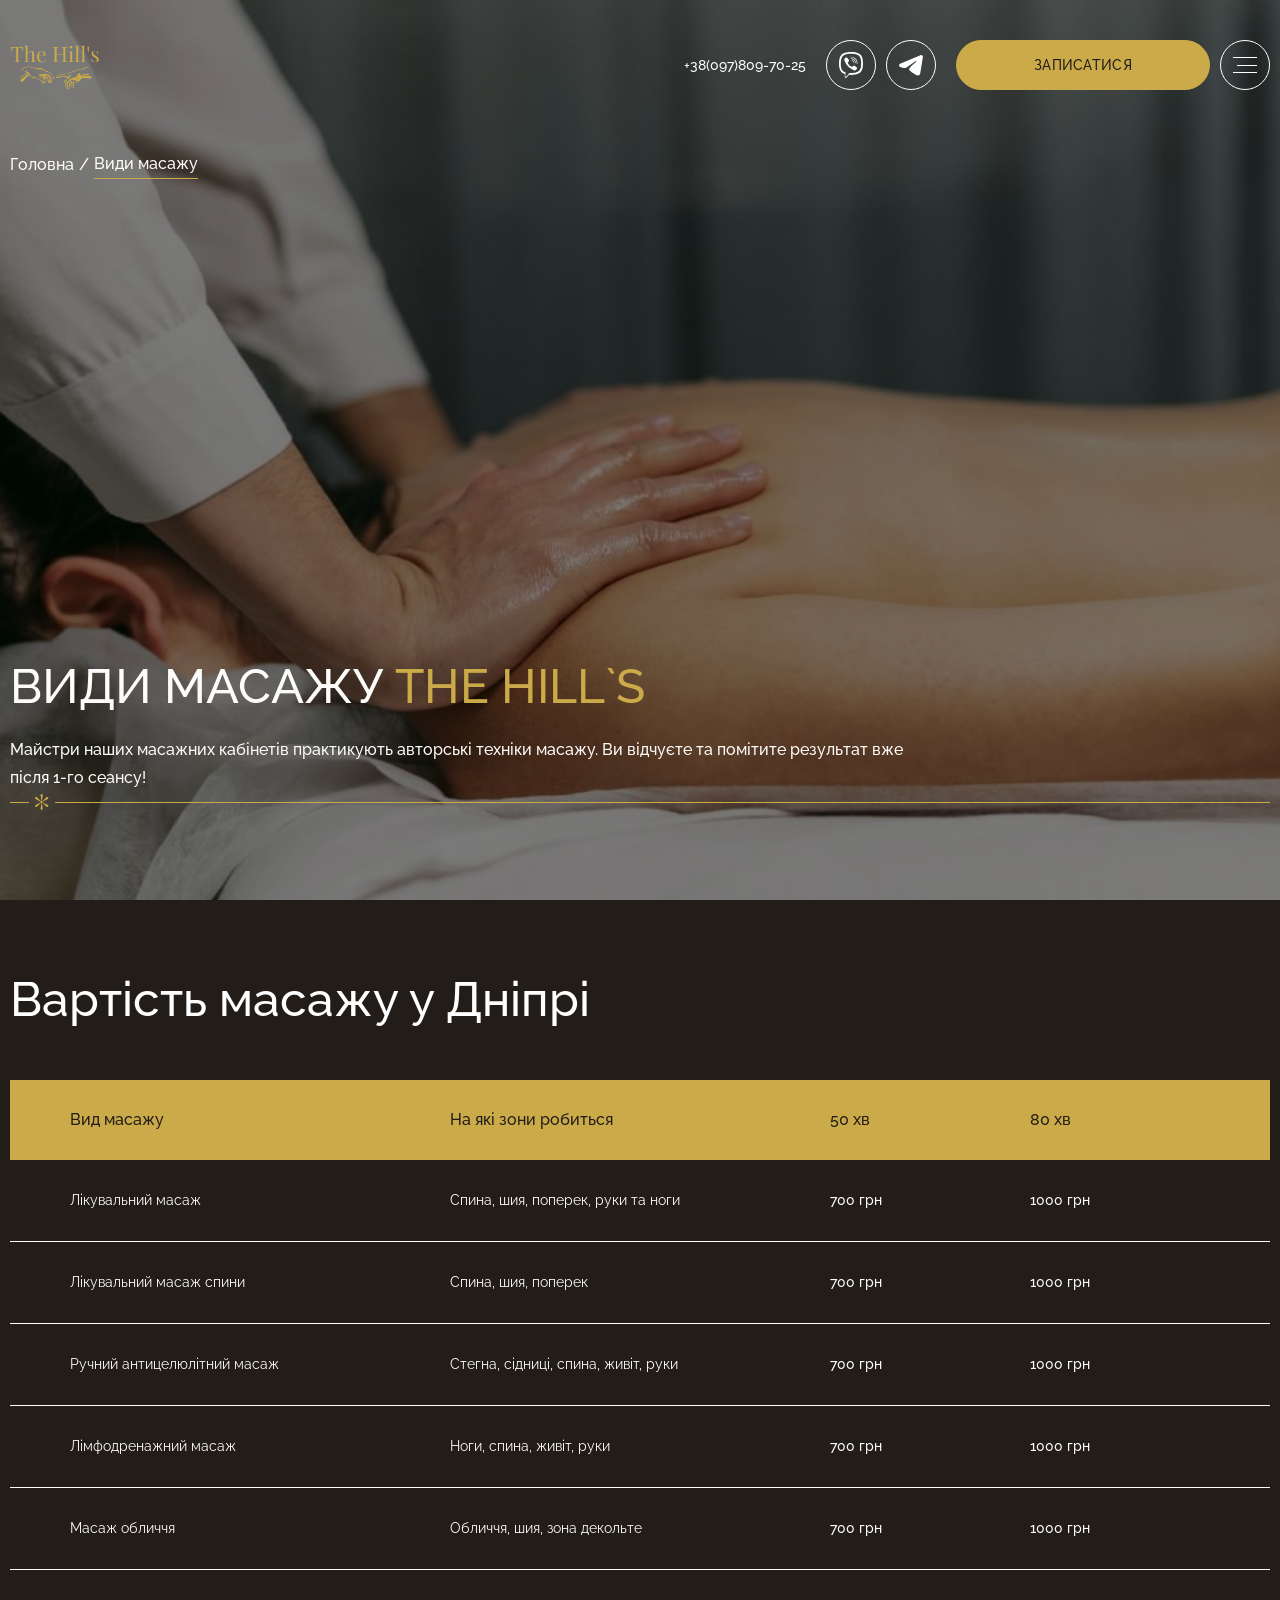
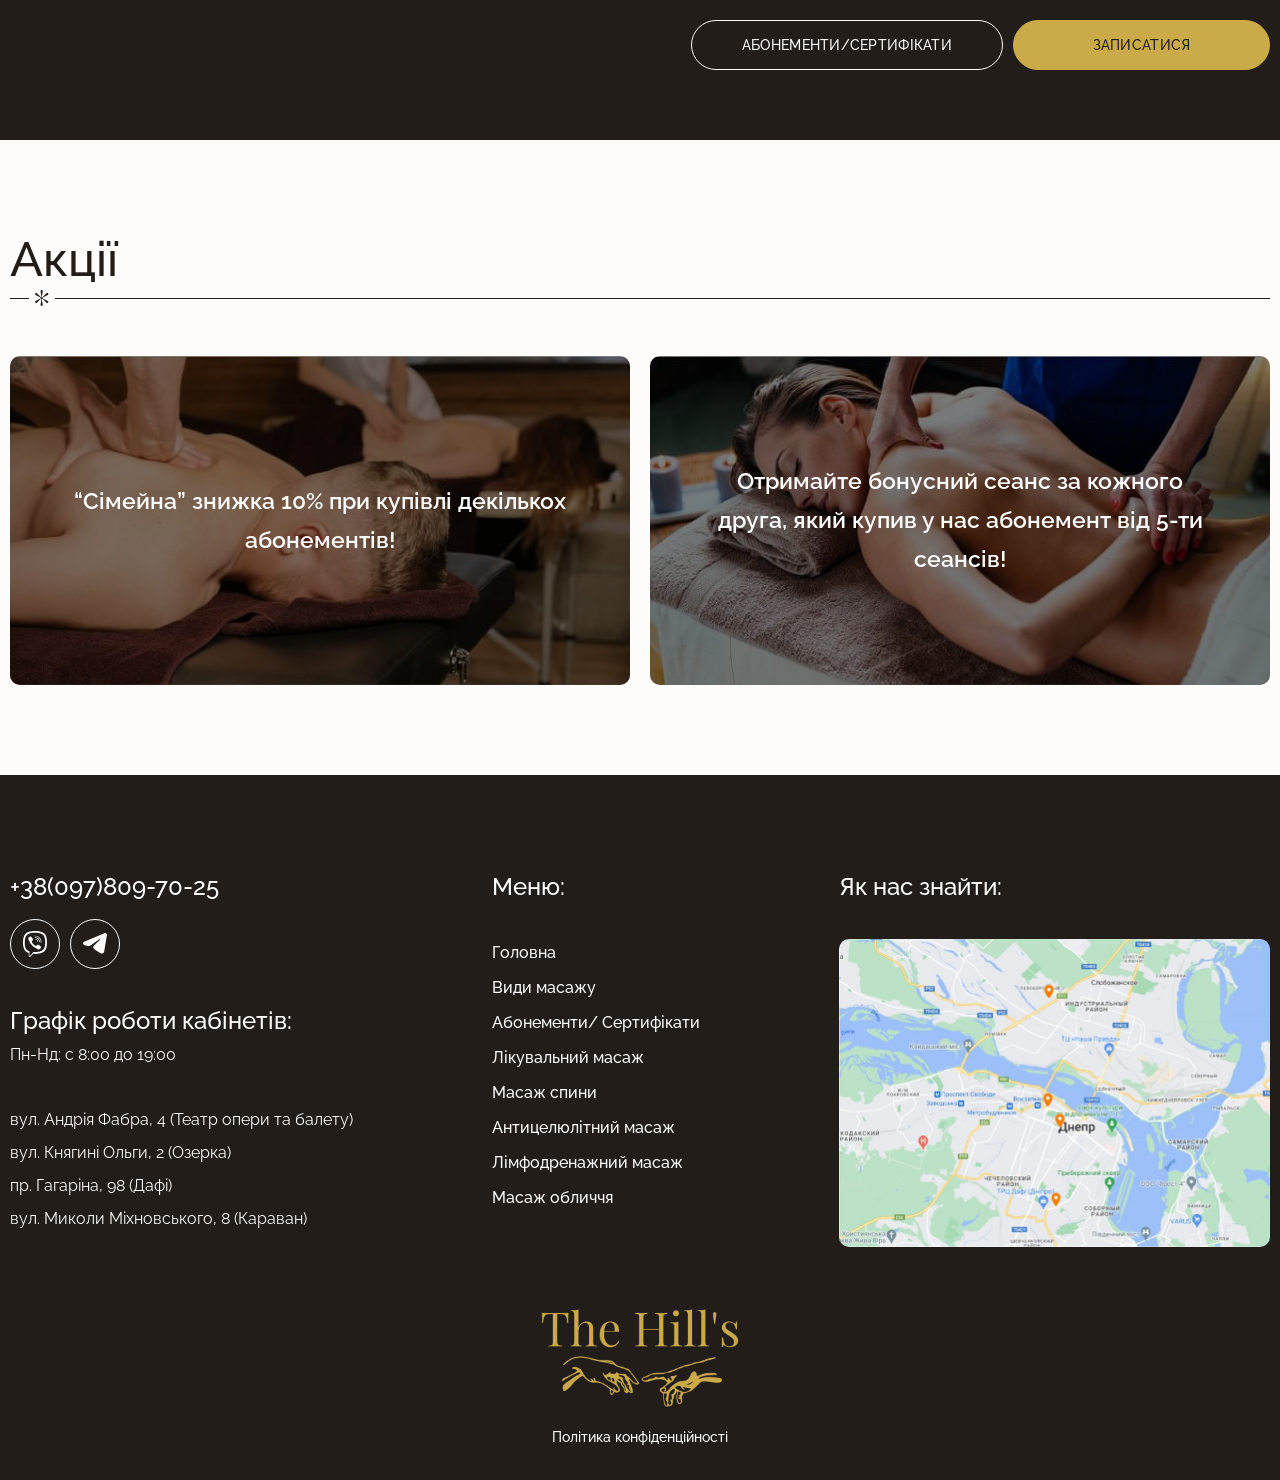
<file: types-massage.html>
<!DOCTYPE html>
<html lang="uk">

<head>
	<title>Bиди массажу</title>
	<meta charset="UTF-8">
	<meta name="format-detection" content="telephone=no">
	<!-- <style>body{opacity: 0;}</style> -->
	<link rel="stylesheet" href="css/style.min.css?_v=20250113193659">
	<link rel="shortcut icon" href="favicon.ico">
	<!-- <meta name="robots" content="noindex, nofollow"> -->
	<meta name="viewport" content="width=device-width, initial-scale=1.0">
</head>

<body>
	<div class="wrapper">
		<header class="header" data-lp>
			<div class="header__container">
				<div class="header__body">
					<a href="" class="header__logo">
						<img src="img/logo.png" alt="logo">
					</a>
					<div class="header__contacts">
						<a href="tel:380978097025" class="header__phone">
							+38(097)809-70-25
						</a>
						<div class="header__socials socials-block">
							<a href="" class="socials-block__link">
								<svg width="24" height="26" viewBox="0 0 24 26" fill="currentColor" xmlns="http://www.w3.org/2000/svg">
									<path d="M21.2908 2.5357C20.6622 1.93954 18.1204 0.0445313 12.4602 0.0186557C12.4602 0.0186557 5.78469 -0.394848 2.53088 2.67167C0.719527 4.5332 0.0819987 7.25674 0.0148385 10.6338C-0.0523217 14.0108 -0.139235 20.3392 5.79802 22.0551H5.80395L5.8 24.6736C5.8 24.6736 5.76197 25.7335 6.44148 25.9496C7.2632 26.2119 7.74567 25.4062 8.52986 24.5376C8.96097 24.0607 9.55554 23.3605 10.0034 22.8253C14.0642 23.1764 17.1871 22.3737 17.5417 22.255C18.3619 21.982 23.0014 21.3712 23.756 15.0433C24.5347 8.5211 23.3792 4.3952 21.2908 2.5357ZM12.9407 14.8916C12.9407 14.8916 13.3906 14.9307 13.6326 14.6242L14.1051 14.0133C14.3328 13.7104 14.8829 13.5176 15.4212 13.8256C15.8246 14.062 16.2172 14.3203 16.5945 14.5963C16.952 14.8662 17.6839 15.4938 17.6859 15.4938C18.0345 15.7962 18.115 16.2402 17.8775 16.7085C17.8775 16.711 17.876 16.7156 17.876 16.7181C17.6145 17.1833 17.2828 17.6029 16.8933 17.9612C16.8883 17.9637 16.8883 17.9657 16.8844 17.9683C16.5456 18.259 16.2133 18.4244 15.8864 18.4645C15.8488 18.4711 15.8103 18.4746 15.7723 18.4746C15.7619 18.4746 15.7511 18.4741 15.7402 18.4736H15.7274C15.5876 18.4736 15.4488 18.4508 15.316 18.4066L15.3051 18.3904C14.8014 18.2448 13.9609 17.8795 12.561 17.086C11.7507 16.6321 10.9796 16.1083 10.2558 15.5202C9.89194 15.2272 9.54548 14.912 9.21826 14.5765L9.18319 14.541L9.14813 14.505V14.5045L9.11307 14.4684C9.10122 14.4568 9.08986 14.4446 9.07801 14.4324C8.75157 14.096 8.44439 13.7404 8.15801 13.3675C7.59011 12.6257 7.07456 11.8276 6.63506 10.9986C5.86271 9.55917 5.50716 8.69614 5.36543 8.17812L5.34963 8.16747C5.30667 8.03098 5.28444 7.88841 5.28444 7.74534V7.73113C5.28395 7.71895 5.28395 7.70678 5.28395 7.69511C5.28395 7.65705 5.28691 7.61849 5.29333 7.58095C5.33432 7.24609 5.49531 6.90362 5.77679 6.55455C5.77926 6.55049 5.78123 6.55049 5.7837 6.54541C6.13242 6.1449 6.54119 5.80422 6.99456 5.53626C6.99703 5.53626 7.00147 5.53373 7.00394 5.53373C7.45974 5.28968 7.89184 5.37238 8.18567 5.72856C8.18814 5.73109 8.79752 6.48301 9.05924 6.85034C9.32739 7.23696 9.57924 7.64234 9.80838 8.05635C10.1086 8.60938 9.92047 9.1756 9.62566 9.40848L9.03159 9.89403C8.73134 10.1431 8.77085 10.6054 8.77085 10.6054C8.77085 10.6054 9.65134 14.0291 12.9407 14.8916ZM18.433 11.7266C18.4332 11.7697 18.4252 11.8123 18.4093 11.8521C18.3935 11.8919 18.3701 11.9281 18.3406 11.9587C18.3111 11.9892 18.2761 12.0135 18.2374 12.0301C18.1988 12.0467 18.1574 12.0553 18.1155 12.0554C18.0736 12.0556 18.0321 12.0473 17.9934 12.0311C17.9546 12.0148 17.9194 11.9908 17.8897 11.9605C17.8599 11.9302 17.8363 11.8941 17.8202 11.8545C17.804 11.8148 17.7956 11.7722 17.7955 11.7292C17.7881 10.7276 17.639 9.83366 17.3491 9.04775C17.0627 8.27198 16.637 7.60175 16.0721 7.03604C15.5046 6.46779 14.8681 6.03957 14.1624 5.7524C13.4528 5.46371 12.674 5.31657 11.8257 5.31049C11.7411 5.30995 11.6602 5.27499 11.6007 5.21326C11.5411 5.15154 11.5079 5.06809 11.5081 4.9812C11.5086 4.8944 11.5426 4.81133 11.6025 4.75019C11.6625 4.68904 11.7436 4.65481 11.8281 4.65497C12.7614 4.66156 13.6177 4.82392 14.3975 5.14103C15.1807 5.45965 15.8874 5.93455 16.5175 6.56571C17.1501 7.19941 17.6266 7.94981 17.9466 8.81639C18.2632 9.67282 18.4251 10.6429 18.433 11.7266ZM16.7516 11.0584C16.7507 11.1014 16.7417 11.1439 16.7249 11.1833C16.7082 11.2227 16.684 11.2583 16.6538 11.2882C16.6237 11.318 16.5881 11.3414 16.5491 11.3571C16.5101 11.3728 16.4685 11.3804 16.4266 11.3796C16.3848 11.3788 16.3435 11.3695 16.3051 11.3522C16.2667 11.335 16.2321 11.3102 16.203 11.2792C16.174 11.2482 16.1512 11.2116 16.1359 11.1716C16.1207 11.1315 16.1132 11.0888 16.114 11.0458C16.1372 9.93056 15.8187 9.00259 15.158 8.26082C14.8286 7.89146 14.4345 7.60429 13.9748 7.39779C13.5091 7.18876 12.9738 7.06191 12.3689 7.01625C12.327 7.01326 12.2861 7.00181 12.2485 6.98257C12.211 6.96332 12.1775 6.93665 12.1499 6.90409C12.1224 6.87152 12.1014 6.8337 12.0881 6.79279C12.0749 6.75188 12.0696 6.70868 12.0726 6.66566C12.0785 6.57881 12.1178 6.49794 12.1818 6.44086C12.2458 6.38377 12.3293 6.35513 12.4138 6.36124C13.0908 6.41198 13.6958 6.55658 14.2301 6.79656C14.7703 7.03908 15.2365 7.37953 15.6286 7.8189C16.4044 8.69005 16.7787 9.76973 16.7516 11.0584ZM15.1091 10.4709C15.1111 10.5139 15.1048 10.5569 15.0906 10.5974C15.0764 10.6379 15.0546 10.6752 15.0264 10.707C14.9982 10.7389 14.9641 10.7647 14.9262 10.783C14.8883 10.8014 14.8473 10.8119 14.8054 10.8139C14.6291 10.8225 14.4795 10.6825 14.4716 10.5019C14.4444 9.9397 14.2987 9.51807 14.035 9.23801C13.7748 8.962 13.3837 8.80979 12.8607 8.78138C12.7762 8.77691 12.6969 8.73819 12.6401 8.6737C12.5834 8.60921 12.5538 8.52422 12.558 8.43738C12.5674 8.25625 12.7175 8.11724 12.8933 8.12637C13.5837 8.16341 14.118 8.38259 14.4953 8.78341C14.8696 9.18068 15.074 9.74334 15.1091 10.4709ZM21.9792 14.5755C21.3422 19.8592 17.5792 20.1915 16.8854 20.4199C16.5901 20.5173 13.8474 21.2184 10.398 20.9871C10.398 20.9871 7.82814 24.1728 7.02518 25.0014C6.89975 25.1307 6.75259 25.183 6.65382 25.1571C6.51604 25.1226 6.47802 24.9542 6.4795 24.7086C6.48148 24.3575 6.50123 20.3574 6.50123 20.3574C1.47903 18.9246 1.77137 13.5384 1.82866 10.718C1.88545 7.89755 2.40149 5.587 3.93334 4.03294C6.68543 1.47175 12.3555 1.85431 12.3555 1.85431C17.1441 1.87562 19.4385 3.35713 19.9703 3.85333C21.7372 5.40739 22.637 9.12639 21.9792 14.574V14.5755Z" />
								</svg>
							</a>
							<a href="" class="socials-block__link">
								<svg width="24" height="21" viewBox="0 0 24 21" fill="currentColor" xmlns="http://www.w3.org/2000/svg">
									<path fill-rule="evenodd" clip-rule="evenodd" d="M21.4487 0.139839C21.7428 0.0160192 22.0649 -0.0266856 22.3812 0.0161692C22.6975 0.0590252 22.9965 0.185874 23.2471 0.383512C23.4977 0.581151 23.6908 0.842356 23.8063 1.13994C23.9216 1.43752 23.9552 1.76061 23.9034 2.07556L21.2034 18.4529C20.9415 20.0327 19.2082 20.9386 17.7594 20.1517C16.5475 19.4934 14.7475 18.4791 13.1284 17.4208C12.3189 16.891 9.83915 15.1946 10.1439 13.9874C10.4058 12.9553 14.5725 9.07675 16.9534 6.7708C17.888 5.86484 17.4618 5.34223 16.3582 6.17556C13.6177 8.24461 9.21772 11.391 7.76296 12.2767C6.47963 13.0577 5.81058 13.191 5.01058 13.0577C3.55105 12.8148 2.19748 12.4386 1.09272 11.9803C-0.400132 11.3613 -0.327513 9.30889 1.09153 8.71127L21.4487 0.139839Z" />
								</svg>
							</a>
						</div>
					</div>
					<button data-popup="#popup" type="button" class="header__btn button">
						Записатися
					</button>
					<button type="button" class="header__burger icon-menu"><span></span></button>
					<div class="header__menu-overlay"></div>
					<div class="header__menu menu">
						<nav class="menu__body">
							<div class="menu__inner">
								<div class="menu__contacts">
									<a href="tel:380978097025" class="menu__phone">
										+38(097)809-70-25
									</a>
									<div class="menu__socials socials-block">
										<a href="" class="socials-block__link">
											<svg width="24" height="26" viewBox="0 0 24 26" fill="currentColor" xmlns="http://www.w3.org/2000/svg">
												<path d="M21.2908 2.5357C20.6622 1.93954 18.1204 0.0445313 12.4602 0.0186557C12.4602 0.0186557 5.78469 -0.394848 2.53088 2.67167C0.719527 4.5332 0.0819987 7.25674 0.0148385 10.6338C-0.0523217 14.0108 -0.139235 20.3392 5.79802 22.0551H5.80395L5.8 24.6736C5.8 24.6736 5.76197 25.7335 6.44148 25.9496C7.2632 26.2119 7.74567 25.4062 8.52986 24.5376C8.96097 24.0607 9.55554 23.3605 10.0034 22.8253C14.0642 23.1764 17.1871 22.3737 17.5417 22.255C18.3619 21.982 23.0014 21.3712 23.756 15.0433C24.5347 8.5211 23.3792 4.3952 21.2908 2.5357ZM12.9407 14.8916C12.9407 14.8916 13.3906 14.9307 13.6326 14.6242L14.1051 14.0133C14.3328 13.7104 14.8829 13.5176 15.4212 13.8256C15.8246 14.062 16.2172 14.3203 16.5945 14.5963C16.952 14.8662 17.6839 15.4938 17.6859 15.4938C18.0345 15.7962 18.115 16.2402 17.8775 16.7085C17.8775 16.711 17.876 16.7156 17.876 16.7181C17.6145 17.1833 17.2828 17.6029 16.8933 17.9612C16.8883 17.9637 16.8883 17.9657 16.8844 17.9683C16.5456 18.259 16.2133 18.4244 15.8864 18.4645C15.8488 18.4711 15.8103 18.4746 15.7723 18.4746C15.7619 18.4746 15.7511 18.4741 15.7402 18.4736H15.7274C15.5876 18.4736 15.4488 18.4508 15.316 18.4066L15.3051 18.3904C14.8014 18.2448 13.9609 17.8795 12.561 17.086C11.7507 16.6321 10.9796 16.1083 10.2558 15.5202C9.89194 15.2272 9.54548 14.912 9.21826 14.5765L9.18319 14.541L9.14813 14.505V14.5045L9.11307 14.4684C9.10122 14.4568 9.08986 14.4446 9.07801 14.4324C8.75157 14.096 8.44439 13.7404 8.15801 13.3675C7.59011 12.6257 7.07456 11.8276 6.63506 10.9986C5.86271 9.55917 5.50716 8.69614 5.36543 8.17812L5.34963 8.16747C5.30667 8.03098 5.28444 7.88841 5.28444 7.74534V7.73113C5.28395 7.71895 5.28395 7.70678 5.28395 7.69511C5.28395 7.65705 5.28691 7.61849 5.29333 7.58095C5.33432 7.24609 5.49531 6.90362 5.77679 6.55455C5.77926 6.55049 5.78123 6.55049 5.7837 6.54541C6.13242 6.1449 6.54119 5.80422 6.99456 5.53626C6.99703 5.53626 7.00147 5.53373 7.00394 5.53373C7.45974 5.28968 7.89184 5.37238 8.18567 5.72856C8.18814 5.73109 8.79752 6.48301 9.05924 6.85034C9.32739 7.23696 9.57924 7.64234 9.80838 8.05635C10.1086 8.60938 9.92047 9.1756 9.62566 9.40848L9.03159 9.89403C8.73134 10.1431 8.77085 10.6054 8.77085 10.6054C8.77085 10.6054 9.65134 14.0291 12.9407 14.8916ZM18.433 11.7266C18.4332 11.7697 18.4252 11.8123 18.4093 11.8521C18.3935 11.8919 18.3701 11.9281 18.3406 11.9587C18.3111 11.9892 18.2761 12.0135 18.2374 12.0301C18.1988 12.0467 18.1574 12.0553 18.1155 12.0554C18.0736 12.0556 18.0321 12.0473 17.9934 12.0311C17.9546 12.0148 17.9194 11.9908 17.8897 11.9605C17.8599 11.9302 17.8363 11.8941 17.8202 11.8545C17.804 11.8148 17.7956 11.7722 17.7955 11.7292C17.7881 10.7276 17.639 9.83366 17.3491 9.04775C17.0627 8.27198 16.637 7.60175 16.0721 7.03604C15.5046 6.46779 14.8681 6.03957 14.1624 5.7524C13.4528 5.46371 12.674 5.31657 11.8257 5.31049C11.7411 5.30995 11.6602 5.27499 11.6007 5.21326C11.5411 5.15154 11.5079 5.06809 11.5081 4.9812C11.5086 4.8944 11.5426 4.81133 11.6025 4.75019C11.6625 4.68904 11.7436 4.65481 11.8281 4.65497C12.7614 4.66156 13.6177 4.82392 14.3975 5.14103C15.1807 5.45965 15.8874 5.93455 16.5175 6.56571C17.1501 7.19941 17.6266 7.94981 17.9466 8.81639C18.2632 9.67282 18.4251 10.6429 18.433 11.7266ZM16.7516 11.0584C16.7507 11.1014 16.7417 11.1439 16.7249 11.1833C16.7082 11.2227 16.684 11.2583 16.6538 11.2882C16.6237 11.318 16.5881 11.3414 16.5491 11.3571C16.5101 11.3728 16.4685 11.3804 16.4266 11.3796C16.3848 11.3788 16.3435 11.3695 16.3051 11.3522C16.2667 11.335 16.2321 11.3102 16.203 11.2792C16.174 11.2482 16.1512 11.2116 16.1359 11.1716C16.1207 11.1315 16.1132 11.0888 16.114 11.0458C16.1372 9.93056 15.8187 9.00259 15.158 8.26082C14.8286 7.89146 14.4345 7.60429 13.9748 7.39779C13.5091 7.18876 12.9738 7.06191 12.3689 7.01625C12.327 7.01326 12.2861 7.00181 12.2485 6.98257C12.211 6.96332 12.1775 6.93665 12.1499 6.90409C12.1224 6.87152 12.1014 6.8337 12.0881 6.79279C12.0749 6.75188 12.0696 6.70868 12.0726 6.66566C12.0785 6.57881 12.1178 6.49794 12.1818 6.44086C12.2458 6.38377 12.3293 6.35513 12.4138 6.36124C13.0908 6.41198 13.6958 6.55658 14.2301 6.79656C14.7703 7.03908 15.2365 7.37953 15.6286 7.8189C16.4044 8.69005 16.7787 9.76973 16.7516 11.0584ZM15.1091 10.4709C15.1111 10.5139 15.1048 10.5569 15.0906 10.5974C15.0764 10.6379 15.0546 10.6752 15.0264 10.707C14.9982 10.7389 14.9641 10.7647 14.9262 10.783C14.8883 10.8014 14.8473 10.8119 14.8054 10.8139C14.6291 10.8225 14.4795 10.6825 14.4716 10.5019C14.4444 9.9397 14.2987 9.51807 14.035 9.23801C13.7748 8.962 13.3837 8.80979 12.8607 8.78138C12.7762 8.77691 12.6969 8.73819 12.6401 8.6737C12.5834 8.60921 12.5538 8.52422 12.558 8.43738C12.5674 8.25625 12.7175 8.11724 12.8933 8.12637C13.5837 8.16341 14.118 8.38259 14.4953 8.78341C14.8696 9.18068 15.074 9.74334 15.1091 10.4709ZM21.9792 14.5755C21.3422 19.8592 17.5792 20.1915 16.8854 20.4199C16.5901 20.5173 13.8474 21.2184 10.398 20.9871C10.398 20.9871 7.82814 24.1728 7.02518 25.0014C6.89975 25.1307 6.75259 25.183 6.65382 25.1571C6.51604 25.1226 6.47802 24.9542 6.4795 24.7086C6.48148 24.3575 6.50123 20.3574 6.50123 20.3574C1.47903 18.9246 1.77137 13.5384 1.82866 10.718C1.88545 7.89755 2.40149 5.587 3.93334 4.03294C6.68543 1.47175 12.3555 1.85431 12.3555 1.85431C17.1441 1.87562 19.4385 3.35713 19.9703 3.85333C21.7372 5.40739 22.637 9.12639 21.9792 14.574V14.5755Z" />
											</svg>
										</a>
										<a href="" class="socials-block__link">
											<svg width="24" height="21" viewBox="0 0 24 21" fill="currentColor" xmlns="http://www.w3.org/2000/svg">
												<path fill-rule="evenodd" clip-rule="evenodd" d="M21.4487 0.139839C21.7428 0.0160192 22.0649 -0.0266856 22.3812 0.0161692C22.6975 0.0590252 22.9965 0.185874 23.2471 0.383512C23.4977 0.581151 23.6908 0.842356 23.8063 1.13994C23.9216 1.43752 23.9552 1.76061 23.9034 2.07556L21.2034 18.4529C20.9415 20.0327 19.2082 20.9386 17.7594 20.1517C16.5475 19.4934 14.7475 18.4791 13.1284 17.4208C12.3189 16.891 9.83915 15.1946 10.1439 13.9874C10.4058 12.9553 14.5725 9.07675 16.9534 6.7708C17.888 5.86484 17.4618 5.34223 16.3582 6.17556C13.6177 8.24461 9.21772 11.391 7.76296 12.2767C6.47963 13.0577 5.81058 13.191 5.01058 13.0577C3.55105 12.8148 2.19748 12.4386 1.09272 11.9803C-0.400132 11.3613 -0.327513 9.30889 1.09153 8.71127L21.4487 0.139839Z" />
											</svg>
										</a>
									</div>
								</div>
								<div class="menu__column menu__column--works">
									<div class="menu__graph">
										<h4 class="menu__title">
											Графік роботи кабінетів:
										</h4>
										<div class="menu__graph-work">
											Пн-Нд: с 8:00 до 19:00
										</div>
									</div>
									<ul class="menu__address">
										<li class="menu__address-item">
											<a href="https://maps.app.goo.gl/UePGUXUATijcfL9R7" target="_blank" class="menu__address-link">вул. Андрія Фабра, 4 (Театр опери та балету)</a>
										</li>
										<li class="menu__address-item">
											<a href="https://maps.app.goo.gl/XR9rkcfibMBbFmfa9" target="_blank" class="menu__address-link">вул. Княгині Ольги, 2 (Озерка)</a>
										</li>
										<li class="menu__address-item">
											<a href="https://maps.app.goo.gl/Dm3DhWNjiSHcL2we8" target="_blank" class="menu__address-link">пр. Гагаріна, 98 (Дафі)</a>
										</li>
										<li class="menu__address-item">
											<a href="https://maps.app.goo.gl/AKATFUJupmL2oS1i8" target="_blank" class="menu__address-link">вул. Миколи Міхновського, 8 (Караван)</a>
										</li>
									</ul>
									<div class="menu__lang language">
										<button type="button" class="language__current">
											<img src="img/icon/world.svg" alt="Image">
											<span>UA</span>
										</button>
										<ul class="language__list">
											<li class="language__item">
												<a href="/" class="language__link">UA</a>
											</li>
											<li class="language__item">
												<a href="/" class="language__link">RU</a>
											</li>
										</ul>
									</div>
								</div>
								<div class="menu__column menu__column--menu">
									<h4 class="menu__title">
										Меню:
									</h4>
									<ul class="menu__list">
										<li class="menu__item">
											<a href="/" class="menu__link">Головна</a>
										</li>
										<li class="menu__item">
											<a href="/" class="menu__link">Види масажу</a>
										</li>
										<li class="menu__item">
											<a href="/" class="menu__link">Абонементи/ Сертифікати</a>
										</li>
										<li class="menu__item">
											<a href="/" class="menu__link">Лікувальний масаж</a>
										</li>
										<li class="menu__item">
											<a href="/" class="menu__link">Масаж спини</a>
										</li>
										<li class="menu__item">
											<a href="/" class="menu__link">Антицелюлітний масаж</a>
										</li>
										<li class="menu__item">
											<a href="/" class="menu__link">Лімфодренажний масаж</a>
										</li>
										<li class="menu__item">
											<a href="/" class="menu__link">Масаж обличчя</a>
										</li>
									</ul>
								</div>
								<div class="menu__column menu__column--map">
									<h4 class="menu__title">
										Як нас знайти:
									</h4>
									<a href="https://maps.app.goo.gl/AKATFUJupmL2oS1i8" target="_blank" class="menu__map">
										<img src="img/map.jpg" alt="Map Image">
									</a>
								</div>
							</div>
						</nav>
					</div>
				</div>
			</div>
		</header>
		<main class="page">
			<section class="hero" style="background-image: url('img/hero-bg.jpg');">
				<div class="hero__container">
					<div class="hero__breadcrumbs breadcrumbs">
						<a href="" class="breadcrumbs__link">
							Головна
						</a>
						<a href="" class="breadcrumbs__link active">
							Види масажу
						</a>
					</div>
					<div class="hero__content">
						<h1 class="hero__title title">
							Види масажу <span>the hill`s</span>
						</h1>
						<div class="hero__text">
							<p>
								Майстри наших масажних кабінетів практикують авторські техніки масажу. Ви відчуєте та помітите результат вже після 1-го сеансу!
							</p>
						</div>
						<button data-popup="#popup" type="button" class="hero__btn button">
							ЗаписатИся
						</button>
					</div>
					<div class="hero__decor decor-section">
						<svg width="14" height="16" viewBox="0 0 14 16" fill="currentColor" xmlns="http://www.w3.org/2000/svg">
							<path fill-rule="evenodd" clip-rule="evenodd" d="M5.5711 1.29026C5.46036 0.614168 5.98212 0 6.66722 0C7.35232 0 7.87408 0.614167 7.76334 1.29026L6.84599 6.89093C6.82119 7.04233 6.93139 7.18214 7.06846 7.25103C7.20072 7.31751 7.36598 7.31912 7.47163 7.21544L11.4916 3.2702C11.988 2.78308 12.8029 2.85824 13.2018 3.42791C13.6007 3.99758 13.3926 4.78908 12.7651 5.08889L7.85411 7.43527C7.63686 7.53907 7.56185 7.81004 7.56185 8.05082C7.56185 8.23359 7.63109 8.4277 7.796 8.50649L12.7651 10.8806C13.3926 11.1804 13.6007 11.9719 13.2018 12.5416C12.8029 13.1113 11.988 13.1864 11.4916 12.6993L7.57599 8.85651C7.4523 8.73511 7.25442 8.74765 7.10314 8.83221C6.96002 8.91222 6.84408 9.06216 6.87059 9.22397L7.76334 14.6744C7.87408 15.3505 7.35232 15.9647 6.66722 15.9647C5.98211 15.9647 5.46036 15.3505 5.5711 14.6744L6.46643 9.20824C6.4915 9.05513 6.38223 8.91317 6.24547 8.83991C6.10627 8.76534 5.928 8.759 5.81529 8.86961L1.91399 12.6984C1.41765 13.1855 0.602707 13.1103 0.203819 12.5407C-0.19507 11.971 0.0130369 11.1795 0.640535 10.8797L5.52266 8.54708C5.70116 8.46179 5.77271 8.24866 5.77271 8.05082C5.77271 7.7959 5.69761 7.5045 5.46759 7.3946L0.640616 5.08835C0.0131183 4.78855 -0.194988 3.99704 0.2039 3.42737C0.602789 2.8577 1.41773 2.78255 1.91408 3.26966L5.92288 7.20392C6.01741 7.2967 6.16371 7.29954 6.28331 7.24261C6.41242 7.18117 6.51463 7.05077 6.49152 6.90966L5.5711 1.29026Z" />
						</svg>
					</div>
				</div>
			</section>
			<section class="the-cost">
				<div class="the-cost__container">
					<h2 class="the-cost__title title">
						Вартість масажу у Дніпрі
					</h2>
					<div class="the-cost__table the-cost__table--4-columns">
						<div class="the-cost__table-head">
							<div class="the-cost__table-item">
								Вид масажу
							</div>
							<div class="the-cost__table-item">
								На які зони робиться
							</div>
							<div class="the-cost__table-item">
								50 хв
							</div>
							<div class="the-cost__table-item">
								80 хв
							</div>
						</div>
						<div class="the-cost__table-row">
							<div class="the-cost__table-item">
								<a href="/" class="the-cost__table-link">
									Лікувальний масаж
								</a>
							</div>
							<div class="the-cost__table-item the-cost__table-info">
								Спина, шия, поперек, руки та ноги
							</div>
							<div class="the-cost__table-item">
								<div class="the-cost__table-time">
									50 хв
								</div>
								<div class="the-cost__table-price">
									700 грн
								</div>
							</div>
							<div class="the-cost__table-item">
								<div class="the-cost__table-time">
									80 хв
								</div>
								<div class="the-cost__table-price">
									1000 грн
								</div>
							</div>
						</div>
						<div class="the-cost__table-row">
							<div class="the-cost__table-item">
								<a href="/" class="the-cost__table-link">
									Лікувальний масаж спини
								</a>
							</div>
							<div class="the-cost__table-item the-cost__table-info">
								Спина, шия, поперек
							</div>
							<div class="the-cost__table-item">
								<div class="the-cost__table-time">
									50 хв
								</div>
								<div class="the-cost__table-price">
									700 грн
								</div>
							</div>
							<div class="the-cost__table-item">
								<div class="the-cost__table-time">
									80 хв
								</div>
								<div class="the-cost__table-price">
									1000 грн
								</div>
							</div>
						</div>
						<div class="the-cost__table-row">
							<div class="the-cost__table-item">
								<a href="/" class="the-cost__table-link">
									Ручний антицелюлітний масаж
								</a>
							</div>
							<div class="the-cost__table-item the-cost__table-info">
								Стегна, сідниці, спина, живіт, руки
							</div>
							<div class="the-cost__table-item">
								<div class="the-cost__table-time">
									50 хв
								</div>
								<div class="the-cost__table-price">
									700 грн
								</div>
							</div>
							<div class="the-cost__table-item">
								<div class="the-cost__table-time">
									80 хв
								</div>
								<div class="the-cost__table-price">
									1000 грн
								</div>
							</div>
						</div>
						<div class="the-cost__table-row">
							<div class="the-cost__table-item">
								<a href="/" class="the-cost__table-link">
									Лімфодренажний масаж
								</a>
							</div>
							<div class="the-cost__table-item the-cost__table-info">
								Ноги, спина, живіт, руки
							</div>
							<div class="the-cost__table-item">
								<div class="the-cost__table-time">
									50 хв
								</div>
								<div class="the-cost__table-price">
									700 грн
								</div>
							</div>
							<div class="the-cost__table-item">
								<div class="the-cost__table-time">
									80 хв
								</div>
								<div class="the-cost__table-price">
									1000 грн
								</div>
							</div>
						</div>
						<div class="the-cost__table-row">
							<div class="the-cost__table-item">
								<a href="/" class="the-cost__table-link">
									Масаж обличчя
								</a>
							</div>
							<div class="the-cost__table-item the-cost__table-info">
								Обличчя, шия, зона декольте
							</div>
							<div class="the-cost__table-item">
								<div class="the-cost__table-time">
									50 хв
								</div>
								<div class="the-cost__table-price">
									700 грн
								</div>
							</div>
							<div class="the-cost__table-item">
								<div class="the-cost__table-time">
									80 хв
								</div>
								<div class="the-cost__table-price">
									1000 грн
								</div>
							</div>
						</div>
					</div>
					<div class="the-cost__btns">
						<a href="/" class="the-cost__btn button-empty">
							абонементи/сертифікати
						</a>
						<button data-popup="#popup" type="button" class="the-cost__btn button">
							Записатися
						</button>
					</div>
				</div>
			</section>
			<section class="shares">
				<div class="shares__container">
					<div class="shares__head">
						<h2 class="shares__title title">
							Акції
						</h2>
						<div class="shares__decor decor-section">
							<svg width="14" height="16" viewBox="0 0 14 16" fill="currentColor" xmlns="http://www.w3.org/2000/svg">
								<path fill-rule="evenodd" clip-rule="evenodd" d="M5.5711 1.29026C5.46036 0.614168 5.98212 0 6.66722 0C7.35232 0 7.87408 0.614167 7.76334 1.29026L6.84599 6.89093C6.82119 7.04233 6.93139 7.18214 7.06846 7.25103C7.20072 7.31751 7.36598 7.31912 7.47163 7.21544L11.4916 3.2702C11.988 2.78308 12.8029 2.85824 13.2018 3.42791C13.6007 3.99758 13.3926 4.78908 12.7651 5.08889L7.85411 7.43527C7.63686 7.53907 7.56185 7.81004 7.56185 8.05082C7.56185 8.23359 7.63109 8.4277 7.796 8.50649L12.7651 10.8806C13.3926 11.1804 13.6007 11.9719 13.2018 12.5416C12.8029 13.1113 11.988 13.1864 11.4916 12.6993L7.57599 8.85651C7.4523 8.73511 7.25442 8.74765 7.10314 8.83221C6.96002 8.91222 6.84408 9.06216 6.87059 9.22397L7.76334 14.6744C7.87408 15.3505 7.35232 15.9647 6.66722 15.9647C5.98211 15.9647 5.46036 15.3505 5.5711 14.6744L6.46643 9.20824C6.4915 9.05513 6.38223 8.91317 6.24547 8.83991C6.10627 8.76534 5.928 8.759 5.81529 8.86961L1.91399 12.6984C1.41765 13.1855 0.602707 13.1103 0.203819 12.5407C-0.19507 11.971 0.0130369 11.1795 0.640535 10.8797L5.52266 8.54708C5.70116 8.46179 5.77271 8.24866 5.77271 8.05082C5.77271 7.7959 5.69761 7.5045 5.46759 7.3946L0.640616 5.08835C0.0131183 4.78855 -0.194988 3.99704 0.2039 3.42737C0.602789 2.8577 1.41773 2.78255 1.91408 3.26966L5.92288 7.20392C6.01741 7.2967 6.16371 7.29954 6.28331 7.24261C6.41242 7.18117 6.51463 7.05077 6.49152 6.90966L5.5711 1.29026Z" />
							</svg>
						</div>
					</div>
					<div class="shares__body">
						<a href="/" class="shares__item">
							<img src="img/shares/images-1.jpg" alt="Image">
							<div class="shares__item-body">
								<div class="shares__item-text">
									“Сімейна” знижка 10% при купівлі декількох абонементів!
								</div>
							</div>
						</a>
						<a href="/" class="shares__item">
							<img src="img/shares/images-2.jpg" alt="Image">
							<div class="shares__item-body">
								<div class="shares__item-text">
									Отримайте бонусний сеанс за кожного друга, який купив у нас абонемент від 5-ти
									сеансів!
								</div>
							</div>
						</a>
					</div>
				</div>
			</section>
		</main>
		<footer class="footer">
			<div class="footer__container">
				<div class="footer__body">
					<div class="footer__column footer__column--works">
						<div class="footer__contacts">
							<a href="tel:380978097025" class="footer__phone">
								+38(097)809-70-25
							</a>
							<div class="footer__socials socials-block">
								<a href="" class="socials-block__link">
									<svg width="24" height="26" viewBox="0 0 24 26" fill="currentColor" xmlns="http://www.w3.org/2000/svg">
										<path d="M21.2908 2.5357C20.6622 1.93954 18.1204 0.0445313 12.4602 0.0186557C12.4602 0.0186557 5.78469 -0.394848 2.53088 2.67167C0.719527 4.5332 0.0819987 7.25674 0.0148385 10.6338C-0.0523217 14.0108 -0.139235 20.3392 5.79802 22.0551H5.80395L5.8 24.6736C5.8 24.6736 5.76197 25.7335 6.44148 25.9496C7.2632 26.2119 7.74567 25.4062 8.52986 24.5376C8.96097 24.0607 9.55554 23.3605 10.0034 22.8253C14.0642 23.1764 17.1871 22.3737 17.5417 22.255C18.3619 21.982 23.0014 21.3712 23.756 15.0433C24.5347 8.5211 23.3792 4.3952 21.2908 2.5357ZM12.9407 14.8916C12.9407 14.8916 13.3906 14.9307 13.6326 14.6242L14.1051 14.0133C14.3328 13.7104 14.8829 13.5176 15.4212 13.8256C15.8246 14.062 16.2172 14.3203 16.5945 14.5963C16.952 14.8662 17.6839 15.4938 17.6859 15.4938C18.0345 15.7962 18.115 16.2402 17.8775 16.7085C17.8775 16.711 17.876 16.7156 17.876 16.7181C17.6145 17.1833 17.2828 17.6029 16.8933 17.9612C16.8883 17.9637 16.8883 17.9657 16.8844 17.9683C16.5456 18.259 16.2133 18.4244 15.8864 18.4645C15.8488 18.4711 15.8103 18.4746 15.7723 18.4746C15.7619 18.4746 15.7511 18.4741 15.7402 18.4736H15.7274C15.5876 18.4736 15.4488 18.4508 15.316 18.4066L15.3051 18.3904C14.8014 18.2448 13.9609 17.8795 12.561 17.086C11.7507 16.6321 10.9796 16.1083 10.2558 15.5202C9.89194 15.2272 9.54548 14.912 9.21826 14.5765L9.18319 14.541L9.14813 14.505V14.5045L9.11307 14.4684C9.10122 14.4568 9.08986 14.4446 9.07801 14.4324C8.75157 14.096 8.44439 13.7404 8.15801 13.3675C7.59011 12.6257 7.07456 11.8276 6.63506 10.9986C5.86271 9.55917 5.50716 8.69614 5.36543 8.17812L5.34963 8.16747C5.30667 8.03098 5.28444 7.88841 5.28444 7.74534V7.73113C5.28395 7.71895 5.28395 7.70678 5.28395 7.69511C5.28395 7.65705 5.28691 7.61849 5.29333 7.58095C5.33432 7.24609 5.49531 6.90362 5.77679 6.55455C5.77926 6.55049 5.78123 6.55049 5.7837 6.54541C6.13242 6.1449 6.54119 5.80422 6.99456 5.53626C6.99703 5.53626 7.00147 5.53373 7.00394 5.53373C7.45974 5.28968 7.89184 5.37238 8.18567 5.72856C8.18814 5.73109 8.79752 6.48301 9.05924 6.85034C9.32739 7.23696 9.57924 7.64234 9.80838 8.05635C10.1086 8.60938 9.92047 9.1756 9.62566 9.40848L9.03159 9.89403C8.73134 10.1431 8.77085 10.6054 8.77085 10.6054C8.77085 10.6054 9.65134 14.0291 12.9407 14.8916ZM18.433 11.7266C18.4332 11.7697 18.4252 11.8123 18.4093 11.8521C18.3935 11.8919 18.3701 11.9281 18.3406 11.9587C18.3111 11.9892 18.2761 12.0135 18.2374 12.0301C18.1988 12.0467 18.1574 12.0553 18.1155 12.0554C18.0736 12.0556 18.0321 12.0473 17.9934 12.0311C17.9546 12.0148 17.9194 11.9908 17.8897 11.9605C17.8599 11.9302 17.8363 11.8941 17.8202 11.8545C17.804 11.8148 17.7956 11.7722 17.7955 11.7292C17.7881 10.7276 17.639 9.83366 17.3491 9.04775C17.0627 8.27198 16.637 7.60175 16.0721 7.03604C15.5046 6.46779 14.8681 6.03957 14.1624 5.7524C13.4528 5.46371 12.674 5.31657 11.8257 5.31049C11.7411 5.30995 11.6602 5.27499 11.6007 5.21326C11.5411 5.15154 11.5079 5.06809 11.5081 4.9812C11.5086 4.8944 11.5426 4.81133 11.6025 4.75019C11.6625 4.68904 11.7436 4.65481 11.8281 4.65497C12.7614 4.66156 13.6177 4.82392 14.3975 5.14103C15.1807 5.45965 15.8874 5.93455 16.5175 6.56571C17.1501 7.19941 17.6266 7.94981 17.9466 8.81639C18.2632 9.67282 18.4251 10.6429 18.433 11.7266ZM16.7516 11.0584C16.7507 11.1014 16.7417 11.1439 16.7249 11.1833C16.7082 11.2227 16.684 11.2583 16.6538 11.2882C16.6237 11.318 16.5881 11.3414 16.5491 11.3571C16.5101 11.3728 16.4685 11.3804 16.4266 11.3796C16.3848 11.3788 16.3435 11.3695 16.3051 11.3522C16.2667 11.335 16.2321 11.3102 16.203 11.2792C16.174 11.2482 16.1512 11.2116 16.1359 11.1716C16.1207 11.1315 16.1132 11.0888 16.114 11.0458C16.1372 9.93056 15.8187 9.00259 15.158 8.26082C14.8286 7.89146 14.4345 7.60429 13.9748 7.39779C13.5091 7.18876 12.9738 7.06191 12.3689 7.01625C12.327 7.01326 12.2861 7.00181 12.2485 6.98257C12.211 6.96332 12.1775 6.93665 12.1499 6.90409C12.1224 6.87152 12.1014 6.8337 12.0881 6.79279C12.0749 6.75188 12.0696 6.70868 12.0726 6.66566C12.0785 6.57881 12.1178 6.49794 12.1818 6.44086C12.2458 6.38377 12.3293 6.35513 12.4138 6.36124C13.0908 6.41198 13.6958 6.55658 14.2301 6.79656C14.7703 7.03908 15.2365 7.37953 15.6286 7.8189C16.4044 8.69005 16.7787 9.76973 16.7516 11.0584ZM15.1091 10.4709C15.1111 10.5139 15.1048 10.5569 15.0906 10.5974C15.0764 10.6379 15.0546 10.6752 15.0264 10.707C14.9982 10.7389 14.9641 10.7647 14.9262 10.783C14.8883 10.8014 14.8473 10.8119 14.8054 10.8139C14.6291 10.8225 14.4795 10.6825 14.4716 10.5019C14.4444 9.9397 14.2987 9.51807 14.035 9.23801C13.7748 8.962 13.3837 8.80979 12.8607 8.78138C12.7762 8.77691 12.6969 8.73819 12.6401 8.6737C12.5834 8.60921 12.5538 8.52422 12.558 8.43738C12.5674 8.25625 12.7175 8.11724 12.8933 8.12637C13.5837 8.16341 14.118 8.38259 14.4953 8.78341C14.8696 9.18068 15.074 9.74334 15.1091 10.4709ZM21.9792 14.5755C21.3422 19.8592 17.5792 20.1915 16.8854 20.4199C16.5901 20.5173 13.8474 21.2184 10.398 20.9871C10.398 20.9871 7.82814 24.1728 7.02518 25.0014C6.89975 25.1307 6.75259 25.183 6.65382 25.1571C6.51604 25.1226 6.47802 24.9542 6.4795 24.7086C6.48148 24.3575 6.50123 20.3574 6.50123 20.3574C1.47903 18.9246 1.77137 13.5384 1.82866 10.718C1.88545 7.89755 2.40149 5.587 3.93334 4.03294C6.68543 1.47175 12.3555 1.85431 12.3555 1.85431C17.1441 1.87562 19.4385 3.35713 19.9703 3.85333C21.7372 5.40739 22.637 9.12639 21.9792 14.574V14.5755Z" />
									</svg>
								</a>
								<a href="" class="socials-block__link">
									<svg width="24" height="21" viewBox="0 0 24 21" fill="currentColor" xmlns="http://www.w3.org/2000/svg">
										<path fill-rule="evenodd" clip-rule="evenodd" d="M21.4487 0.139839C21.7428 0.0160192 22.0649 -0.0266856 22.3812 0.0161692C22.6975 0.0590252 22.9965 0.185874 23.2471 0.383512C23.4977 0.581151 23.6908 0.842356 23.8063 1.13994C23.9216 1.43752 23.9552 1.76061 23.9034 2.07556L21.2034 18.4529C20.9415 20.0327 19.2082 20.9386 17.7594 20.1517C16.5475 19.4934 14.7475 18.4791 13.1284 17.4208C12.3189 16.891 9.83915 15.1946 10.1439 13.9874C10.4058 12.9553 14.5725 9.07675 16.9534 6.7708C17.888 5.86484 17.4618 5.34223 16.3582 6.17556C13.6177 8.24461 9.21772 11.391 7.76296 12.2767C6.47963 13.0577 5.81058 13.191 5.01058 13.0577C3.55105 12.8148 2.19748 12.4386 1.09272 11.9803C-0.400132 11.3613 -0.327513 9.30889 1.09153 8.71127L21.4487 0.139839Z" />
									</svg>
								</a>
							</div>
						</div>
						<div class="footer__graph">
							<h4 class="footer__title">
								Графік роботи кабінетів:
							</h4>
							<div class="footer__graph-work">
								Пн-Нд: с 8:00 до 19:00
							</div>
						</div>
						<ul class="footer__address">
							<li class="footer__address-item">
								<a href="https://maps.app.goo.gl/UePGUXUATijcfL9R7" target="_blank" class="footer__address-link">вул. Андрія Фабра, 4 (Театр опери та балету)</a>
							</li>
							<li class="footer__address-item">
								<a href="https://maps.app.goo.gl/XR9rkcfibMBbFmfa9" target="_blank" class="footer__address-link">вул. Княгині Ольги, 2 (Озерка)</a>
							</li>
							<li class="footer__address-item">
								<a href="https://maps.app.goo.gl/Dm3DhWNjiSHcL2we8" target="_blank" class="footer__address-link">пр. Гагаріна, 98 (Дафі)</a>
							</li>
							<li class="footer__address-item">
								<a href="https://maps.app.goo.gl/AKATFUJupmL2oS1i8" target="_blank" class="footer__address-link">вул. Миколи Міхновського, 8 (Караван)</a>
							</li>
						</ul>
					</div>
					<div class="footer__column footer__column--menu">
						<h4 class="footer__title">
							Меню:
						</h4>
						<ul class="footer__list">
							<li class="footer__item">
								<a href="/" class="footer__link">Головна</a>
							</li>
							<li class="footer__item">
								<a href="/" class="footer__link">Види масажу</a>
							</li>
							<li class="footer__item">
								<a href="/" class="footer__link">Абонементи/ Сертифікати</a>
							</li>
							<li class="footer__item">
								<a href="/" class="footer__link">Лікувальний масаж</a>
							</li>
							<li class="footer__item">
								<a href="/" class="footer__link">Масаж спини</a>
							</li>
							<li class="footer__item">
								<a href="/" class="footer__link">Антицелюлітний масаж</a>
							</li>
							<li class="footer__item">
								<a href="/" class="footer__link">Лімфодренажний масаж</a>
							</li>
							<li class="footer__item">
								<a href="/" class="footer__link">Масаж обличчя</a>
							</li>
						</ul>
					</div>
					<div class="footer__column footer__column--map">
						<h4 class="footer__title">
							Як нас знайти:
						</h4>
						<a href="https://maps.app.goo.gl/AKATFUJupmL2oS1i8" target="_blank" class="footer__map">
							<img src="img/map.jpg" alt="Map Image">
						</a>
					</div>
				</div>
				<div class="footer__bottom">
					<a href="/" class="footer__logo">
						<img src="img/logo.png" alt="Logo">
					</a>
					<a href="policy.html" class="footer__policy">
						Політика конфіденційності
					</a>
				</div>
			</div>
		</footer>
	</div>
	<div class="mobile-fixed-block">
		<button data-popup="#popup" type="button" class="mobile-fixed-block__link">
			Записатися
		</button>
		<a href="tel:380978097025" class="mobile-fixed-block__link">
			+38(097)809-70-25
		</a>
	</div>
	<div id="popup" aria-hidden="true" class="popup">
		<div class="popup__wrapper">
			<div class="popup__content">
				<button data-close type="button" class="popup__close">
					<svg width="18" height="17" viewBox="0 0 18 17" fill="currentColor" xmlns="http://www.w3.org/2000/svg">
						<rect x="1.83887" y="0.631714" width="22" height="1" transform="rotate(45 1.83887 0.631714)" />
						<rect x="1" y="16.0564" width="22" height="1" transform="rotate(-45 1 16.0564)" />
					</svg>
				</button>
				<h2 class="popup__title title">
					Записатися на масаж у Дніпрі
				</h2>
				<form action="files/sendmail/sendmail.php" data-dev method="POST" class="popup__form form">
					<div class="form__block">
						<label class="form__label">
							Ваше ім’я <span>*</span>
						</label>
						<input type="text" name="name" data-error="Введіть Ваше ім'я обов'язково" data-validate data-required placeholder="" class="form__input input">
					</div>
					<div class="form__block form__phone">
						<label class="form__label">
							Ваш номер телефону <span>*</span>
						</label>
						<input type="tel" name="phone" data-error="Введіть Ваш номер обов'язково" data-validate data-required="phone" placeholder="+38(0__)___-__-__" class="form__input input">
					</div>
					<div class="form__block form__address">
						<label class="form__label">
							Оберіть адресу
						</label>
						<select name="address">
							<option value="вул. Андрія Фабра, 4 (Театр опери та балету)" selected>вул. Андрія Фабра, 4
								(Театр опери та балету)</option>
							<option value="вул. Княгині Ольги, 2 (Озерка)">вул. Княгині Ольги, 2 (Озерка)</option>
							<option value="пр. Гагаріна, 98 (Дафі)">пр. Гагаріна, 98 (Дафі)</option>
							<option value="вул. Миколи Міхновського, 8 (Караван)">вул. Миколи Міхновського, 8 (Караван)
							</option>
						</select>
					</div>
					<div class="form__bottom">
						<button type="submit" class="form__btn button">ЗаписатИся</button>
					</div>
				</form>
				<div class="popup__thank thank-block">
					<h2 class="thank-block__title title">
						Дякуємо за заявку!
						<img src="img/icon/Heart.png" alt="Heart">
					</h2>
					<div class="thank-block__text">
						Наш адміністратор зателефонує Вам протягом 15 хвилин.
					</div>
					<button data-close type="button" class="thank-block__home button-empty button-empty--dark">
						Повернутися на сторінку
					</button>
				</div>
			</div>
		</div>
	</div>
	<script src="js/app.min.js?_v=20250113193659"></script>
</body>

</html>
</file>
<file: css/style.min.css>
@font-face{font-family:Raleway;font-display:swap;src:url(../fonts/Raleway-Medium.woff2) format("woff2");font-weight:500;font-style:normal}@font-face{font-family:Raleway;font-display:swap;src:url(../fonts/Raleway-Regular.woff2) format("woff2");font-weight:400;font-style:normal}@font-face{font-family:Raleway;font-display:swap;src:url(../fonts/Raleway-SemiBold.woff2) format("woff2");font-weight:600;font-style:normal}:root{--text-color:#221d19;--light-color:#fefcfa;--white-color:#ffffff;--accent-color:#cbaa49;--gray-color:#BCBBBA;--bg-color:#ece2d6;--border-color:#ece2d6}*{padding:0;margin:0;border:0}*,*::after,*::before{box-sizing:border-box}*::after,*::before{display:inline-block}body,html{height:100%;min-width:320px}body{color:var(--text-color);line-height:1;font-family:Raleway;font-size:1rem;-ms-text-size-adjust:100%;-moz-text-size-adjust:100%;-webkit-text-size-adjust:100%;-webkit-font-smoothing:antialiased;-moz-osx-font-smoothing:grayscale}button,input,textarea{font-family:Raleway;font-size:inherit;line-height:inherit;color:inherit;background-color:rgba(0,0,0,0)}input,textarea{width:100%}label{display:inline-block}button,option,select{cursor:pointer}a{display:inline-block;color:inherit;text-decoration:none}ul li{list-style:none}img{vertical-align:top}h1,h2,h3,h4,h5,h6{font-weight:inherit;font-size:inherit}body{font-weight:500;background-color:var(--light-color)}.lock body{overflow:hidden;touch-action:none;-ms-scroll-chaining:none;overscroll-behavior:none}.wrapper{min-height:100%;display:flex;flex-direction:column;overflow:hidden}@supports (overflow:clip){.wrapper{overflow:clip}}.wrapper>main{flex:1 1 auto}.wrapper>*{min-width:0}[class*=__container]{max-width:84.75rem;margin:0 auto;padding:0 .625rem}[class*="--gc"]{display:grid;min-width:0;grid-template-columns:.625rem 1fr minmax(auto,83.5rem) 1fr .625rem}[class*="--gc"]>*{min-width:0;grid-column:3/4}.button,.button-empty{max-width:-webkit-fit-content;max-width:-moz-fit-content;max-width:fit-content;min-width:15.875rem;min-height:3.125rem;padding:1rem 3.125rem;border-radius:6.25rem;display:inline-flex;align-items:center;justify-content:center;gap:.625rem;font-weight:500;font-size:.875rem;line-height:100%;letter-spacing:.02em;text-transform:uppercase;border:1px solid transparent}.button{background-color:var(--accent-color);color:var(--text-color);border-color:var(--accent-color);transition:background .3s}.button-empty{background-color:rgba(0,0,0,0);border-color:var(--light-color);color:var(--light-color);transition:color .3s,border .3s}.button-empty--dark{border-color:var(--text-color);color:var(--text-color)}.mobile-fixed-block{display:none}.mobile-fixed-block__link{background-color:var(--gray-color);display:flex;align-items:center;justify-content:center;gap:.625rem;text-align:center;font-weight:500;font-size:.9375rem;line-height:133%;padding:.625rem}.mobile-fixed-block__link:first-child{border-radius:1.25rem 0 0 1.25rem}.mobile-fixed-block__link:last-child{border-radius:0 1.25rem 1.25rem 0}.title{font-weight:500;line-height:125%}.title span{color:var(--accent-color)}.decor-section{display:flex;align-items:center;gap:.375rem}.decor-section svg{flex-shrink:0;width:.875rem;-o-object-fit:cover;object-fit:cover}.decor-section::after,.decor-section::before{content:"";flex:1 1 auto;height:.0625rem;background-color:var(--text-color)}.decor-section::before{width:1.25rem}.decor-section::after{width:100%}.form__error{line-height:175%;color:#f43}.breadcrumbs{display:inline-flex;align-items:center;flex-wrap:wrap;gap:.3125rem;margin-bottom:1.875rem}.breadcrumbs__link{display:inline-flex;align-items:center;gap:.3125rem;line-height:175%;transition:color .3s}.breadcrumbs__link:not(:last-child)::after{content:"/"}.breadcrumbs__link.active{pointer-events:none;border-bottom:1px solid var(--accent-color)}input[type=email],input[type=tel],input[type=text],textarea{-webkit-appearance:none;appearance:none}.input{width:100%;display:block;border:1px solid var(--text-color);border-radius:3.125rem!important;height:3.125rem;font-weight:500;padding:.625rem 1.25rem;caret-color:inherit}.input[placeholder]:not([data-placeholder-nohiden])::-webkit-input-placeholder{color:rgba(34,29,25,.5);-webkit-transition:opacity .3s;transition:opacity .3s}.input[placeholder]:not([data-placeholder-nohiden]):-ms-input-placeholder{color:rgba(34,29,25,.5);-ms-transition:opacity .3s;transition:opacity .3s}.input[placeholder]:not([data-placeholder-nohiden])::-ms-input-placeholder{color:rgba(34,29,25,.5);-ms-transition:opacity .3s;transition:opacity .3s}.input[placeholder]:not([data-placeholder-nohiden])::placeholder{color:rgba(34,29,25,.5);transition:opacity .3s}.input[placeholder]:not([data-placeholder-nohiden]):focus::-webkit-input-placeholder{opacity:0}.input[placeholder]:not([data-placeholder-nohiden]):focus:-ms-input-placeholder{opacity:0}.input[placeholder]:not([data-placeholder-nohiden]):focus::-ms-input-placeholder{opacity:0}.input[placeholder]:not([data-placeholder-nohiden]):focus::placeholder{opacity:0}textarea.input{resize:none;padding:0 0}.select{min-width:0;position:relative}.select__body{position:relative}.select__title{color:inherit;text-align:left;border:1px solid var(--text-color);border-radius:3.125rem;height:3.125rem;padding:.625rem 0;font-weight:500;cursor:pointer;width:100%}.select__value{display:flex;min-width:0;align-items:center;height:1.875rem;padding:0 1.25rem;gap:.625rem}.select__value>*{flex:1 1 auto}.select__value:after{content:"";align-self:stretch;flex:0 0 1rem;transition:all .3s ease 0s;display:flex;justify-content:center;align-items:center;background:url(../img/icon/arrow-down-2.svg) center/1rem no-repeat}._select-open .select__value:after{-webkit-transform:rotate(-180deg);transform:rotate(-180deg)}.select__value._select-pseudo-label::before{content:attr(data-pseudo-label);opacity:.5}.select__content{flex:1 1 auto;overflow:hidden;text-overflow:ellipsis;white-space:nowrap}.select__text{flex:1 1 auto;overflow:hidden;text-overflow:ellipsis;white-space:nowrap}.select__input{width:100%;background-color:rgba(0,0,0,0);height:100%}.select__options{color:inherit;position:absolute;top:calc(100% + .3125rem);border-radius:1.5625rem;min-width:100%;left:0;background-color:var(--light-color);border:1px solid var(--text-color);overflow:hidden;padding:.75rem 0}.select__scroll{overflow-y:auto;overflow-x:hidden;max-height:12.5rem}.select__option{width:100%;text-align:left;cursor:pointer;font-weight:500;padding:.3125rem 1.25rem;color:inherit}.select__option._select-selected{background-color:var(--gray-color)}.select__row{display:inline-flex;align-items:center}.select--show-top .select__options{top:auto;bottom:calc(100% + .3125rem);border:1px solid var(--text-color)}._select-tag{cursor:pointer}.menu{position:fixed;width:100%;height:100%;min-height:100svh;left:-100%;top:0;z-index:-2;overflow-y:auto;overflow-x:hidden;background-color:rgba(53,53,53,.3);backdrop-filter:blur(10px);padding-top:6.75rem;opacity:0;transition:opacity .3s}.menu-open .menu{left:0;opacity:1}._header-scroll .menu{padding-top:4.75rem}.menu__body{background-color:var(--white-color);border-radius:0 0 .625rem .625rem;-webkit-transform:translate(0,-100%);transform:translate(0,-100%);transition:-webkit-transform .3s;transition:transform .3s;transition:transform .3s,-webkit-transform .3s}.menu-open .menu__body{-webkit-transform:translate(0,0);transform:translate(0,0)}.menu__inner{max-width:84.75rem;width:100%;margin:0 auto;padding:2.5rem .625rem;display:flex;justify-content:space-between;flex-wrap:wrap;gap:1.875rem}.menu__column{display:grid;align-content:start;gap:2.5rem}.menu__column--works{max-width:27.1875rem}.menu__column--menu{max-width:17rem}.menu__contacts{display:none}.menu__graph{display:grid;align-content:start;gap:.625rem}.menu__title{font-size:1.5rem;line-height:100%}.menu__graph-work{font-weight:400;line-height:150%}.menu__address{display:grid;align-content:start;gap:.4375rem}.menu__address-link{font-weight:400;line-height:162%;transition:color .3s}.menu__list{display:grid;align-content:start;gap:.4375rem}.menu__link{line-height:175%;transition:color .3s}.menu__map{max-width:26.9375rem;display:grid;overflow:hidden;border-radius:.625rem}.menu__map img{width:100%;-o-object-fit:cover;object-fit:cover;transition:-webkit-transform .6s;transition:transform .6s;transition:transform .6s,-webkit-transform .6s}.icon-menu{display:block;position:relative;width:3.125rem;height:3.125rem;border-radius:50%;border:1px solid var(--white-color);transition:border .3s}._header-scroll .icon-menu,.header--white .icon-menu{border-color:var(--text-color)}.icon-menu span,.icon-menu::after,.icon-menu::before{content:"";transition:all .3s ease 0s;right:.75rem;position:absolute;width:1.5rem;height:.0625rem;background-color:var(--white-color)}._header-scroll .icon-menu span,._header-scroll .icon-menu::after,._header-scroll .icon-menu::before,.header--white .icon-menu span,.header--white .icon-menu::after,.header--white .icon-menu::before{background-color:var(--text-color)}.icon-menu::before{top:1rem}.icon-menu::after{bottom:1rem}.icon-menu span{top:calc(50% - .03125rem);width:1.25rem}.menu-open .icon-menu{border-color:var(--text-color)}.menu-open .icon-menu span{width:0}.menu-open .icon-menu::after,.menu-open .icon-menu::before{background-color:var(--text-color)}.menu-open .icon-menu::before{top:calc(50% - .03125rem);-webkit-transform:rotate(-45deg);transform:rotate(-45deg)}.menu-open .icon-menu::after{bottom:calc(50% - .03125rem);-webkit-transform:rotate(45deg);transform:rotate(45deg)}body::after{content:"";background-color:rgba(0,0,0,.5);position:fixed;width:100%;height:100%;top:0;left:0;opacity:0;transition:opacity .8s ease 0s;pointer-events:none;z-index:149}.popup-show body::after{opacity:1}.popup{position:fixed;top:0;left:0;bottom:0;right:0;padding:30px 10px;transition:visibility .8s ease 0s;visibility:hidden;pointer-events:none}.popup_show{z-index:150;visibility:visible;overflow:auto;pointer-events:auto}.popup_show .popup__content{visibility:visible;-webkit-transform:scale(1);transform:scale(1)}.popup__wrapper{flex-direction:column;min-height:100%;flex:1 1 auto;width:100%;display:flex;justify-content:center;align-items:center}.popup__content{visibility:hidden;-webkit-transform:scale(0);transform:scale(0);transition:-webkit-transform .3s ease 0s;transition:transform .3s ease 0s;transition:transform .3s ease 0s,-webkit-transform .3s ease 0s;background-color:var(--light-color);padding:1.875rem 3.125rem 5rem 3.125rem;width:100%;max-width:53.75rem;border-radius:.625rem;position:relative}.lock .popup__content{visibility:visible}.popup__close{margin-left:auto;display:block;width:1.125rem;height:1.125rem;display:grid;place-content:center;margin-bottom:3.125rem;transition:color .3s}.popup__title{margin-bottom:2.5rem}.form{display:flex;align-items:flex-start;flex-wrap:wrap;gap:1.25rem}.form__block{flex:1 1 auto;width:calc(50% - 1.25rem);min-width:15.625rem}.form__label{line-height:175%}.form__label span{color:#f43}.form__bottom{width:100%;display:flex;align-items:center;flex-wrap:wrap;justify-content:flex-end;gap:.625rem;margin-top:1.25rem}.thank-block{position:absolute;top:0;left:0;width:100%;height:100%;display:grid;place-content:center;padding:3.125rem;background-color:var(--light-color);text-align:center;border-radius:.625rem;visibility:hidden;pointer-events:none;opacity:0;transition:all .3s ease}.form-sent-success .thank-block{visibility:visible;pointer-events:all;opacity:1}.thank-block__title{display:inline-flex;align-items:center;justify-content:center;gap:1.25rem;margin-bottom:1.25rem}.thank-block__text{line-height:175%}.thank-block__home{margin:0 auto;margin-top:4.625rem;padding:1rem 2.5rem}.spollers{display:grid;grid-template-columns:repeat(2,1fr);-webkit-column-gap:1.25rem;-moz-column-gap:1.25rem;column-gap:1.25rem}.spollers__item{border-bottom:1px solid var(--text-color)}.spollers__title{width:100%;cursor:default;text-align:left;display:flex;align-items:center;justify-content:space-between;gap:.9375rem;padding:.875rem 1.375rem;font-size:1.125rem;line-height:156%;position:relative;list-style:none;cursor:pointer}.spollers__title::-webkit-details-marker,.spollers__title::marker{display:none}.spollers__title::after{content:"";flex-shrink:0;width:3.125rem;height:3.125rem;border-radius:50%;border:1px solid var(--text-color);background:url(../img/icon/arrow-down-2.svg) center/1rem no-repeat;transition:-webkit-transform .5s ease 0s;transition:transform .5s ease 0s;transition:transform .5s ease 0s,-webkit-transform .5s ease 0s}.spollers__title._spoller-active::after{-webkit-transform:rotate(-180deg);transform:rotate(-180deg)}.spollers__body{padding:.875rem 1.375rem;font-weight:400;font-size:1rem;line-height:175%;display:grid;align-content:start;gap:1.25rem}.spollers__body a{text-decoration:underline;color:#186e95}.ibg{width:100%;height:100%;-o-object-fit:cover;object-fit:cover}.ibg--top{-o-object-position:top;object-position:top}.ibg--bottom{-o-object-position:bottom;object-position:bottom}.ibg--left{-o-object-position:left;object-position:left}.ibg--right{-o-object-position:right;object-position:right}.ibg--contain{-o-object-fit:contain;object-fit:contain}.header{position:fixed;top:0;left:0;width:100%;z-index:25;color:var(--white-color);padding:2.5rem 0 1.0625rem 0;transition:background .3s,color .3s,padding-block .3s}.header--white,.header._header-scroll,.menu-open .header{background-color:var(--white-color);color:inherit;border-bottom:1px solid #ece2d6}.header._header-scroll{padding-block:.75rem}.header__body{display:flex;align-items:center;gap:.625rem}.header__logo{max-width:5.625rem;margin-right:auto}.header__logo img{width:100%;-o-object-fit:cover;object-fit:cover}.header__contacts{margin-right:.625rem;display:flex;align-items:center;flex-wrap:wrap;gap:.625rem 1.25rem}.header__phone{font-weight:500;font-size:.875rem;line-height:150%;transition:color .3s}.header__menu-overlay{position:fixed;width:100%;height:6.75rem;left:0;top:-100%;background-color:var(--white-color);transition:left .3s;z-index:-1;pointer-events:none;display:grid;align-items:end;justify-items:center;padding:0 .625rem}.header__menu-overlay::before{content:"";max-width:83.5rem;width:100%;height:.0625rem;background-color:var(--border-color)}._header-scroll .header__menu-overlay{height:4.75rem}.menu-open .header__menu-overlay{top:0}.socials-block{display:flex;flex-wrap:wrap;gap:.625rem}.socials-block__link{width:3.125rem;height:3.125rem;border-radius:50%;border:1px solid var(--white-color);color:inherit;padding:.625rem;display:grid;place-content:center;transition:border .3s,background .3s,color .3s}.socials-block__link img,.socials-block__link svg{max-width:1.5rem;width:100%;height:100%;-o-object-fit:cover;object-fit:cover}._header-scroll .socials-block__link,.menu-open .socials-block__link,.socials-block__link--white{border-color:var(--text-color)}.language{max-width:-webkit-fit-content;max-width:-moz-fit-content;max-width:fit-content;position:relative}.language__current{display:flex;align-items:center;gap:.3125rem;text-transform:uppercase;font-weight:400;line-height:100%;transition:color .3s}.language__current img{width:1.375rem;height:1.375rem;-o-object-fit:cover;object-fit:cover;margin-right:.3125rem}.language__current::after{content:"";width:.5rem;height:.5rem;background:url(../img/icon/arrow-down.svg) center/contain no-repeat;transition:-webkit-transform .3s;transition:transform .3s;transition:transform .3s,-webkit-transform .3s}.lang-open .language__current::after{-webkit-transform:rotate(180deg);transform:rotate(180deg)}.language__list{position:absolute;top:calc(100% + .3125rem);left:0;z-index:5;width:100%;background-color:var(--white-color);border-radius:.625rem;box-shadow:0 .625rem 1.25rem rgba(0,0,0,.1);padding:.3125rem;display:grid;gap:.3125rem;-webkit-transform-origin:0 0;transform-origin:0 0;visibility:hidden;opacity:0;-webkit-transform:rotateX(-90deg);transform:rotateX(-90deg);transition:all .3s}.lang-open .language__list{visibility:visible;opacity:1;-webkit-transform:rotateX(0);transform:rotateX(0)}.language__link{display:block;font-weight:400;text-transform:uppercase;text-align:center;padding:.1875rem;border-radius:.3125rem;transition:background .3s,color .3s}.footer{padding:6.25rem 0 1.875rem 0;background-color:var(--text-color);color:var(--light-color)}.footer__body{display:flex;justify-content:space-between;flex-wrap:wrap;gap:1.875rem;margin-bottom:3.125rem}.footer__column{display:grid;align-content:start;gap:2.5rem}.footer__column--works{max-width:27.1875rem}.footer__column--menu{max-width:17rem}.footer__contacts{display:flex;flex-direction:column;gap:1.25rem}.footer__phone{font-weight:500;font-size:1.5rem;line-height:100%;transition:color .3s}.footer__graph{display:grid;align-content:start;gap:.625rem}.footer__title{font-size:1.5rem;line-height:100%}.footer__graph-work{font-weight:400;line-height:150%}.footer__address{display:grid;align-content:start;gap:.4375rem}.footer__address-link{font-weight:400;line-height:162%;transition:color .3s}.footer__list{display:grid;align-content:start;gap:.4375rem}.footer__link{line-height:175%;transition:color .3s}.footer__map{max-width:26.9375rem;display:grid;overflow:hidden;border-radius:.625rem}.footer__map img{width:100%;-o-object-fit:cover;object-fit:cover;transition:-webkit-transform .6s;transition:transform .6s;transition:transform .6s,-webkit-transform .6s}.footer__bottom{display:flex;flex-direction:column;align-items:center;gap:.9375rem}.footer__logo{max-width:12.625rem}.footer__logo img{width:100%;-o-object-fit:cover;object-fit:cover}.footer__policy{font-weight:500;font-size:.875rem;line-height:171%;text-align:center;transition:color .3s}.hero{padding:9.375rem 0 5.625rem 0;min-height:100svh;background-size:cover;background-position:center;background-repeat:no-repeat;position:relative;color:var(--light-color);display:grid}.hero::before{content:"";position:absolute;top:0;left:0;z-index:1;width:100%;height:100%;background-color:rgba(0,0,0,.5);pointer-events:none}.hero__container{width:100%;position:relative;z-index:3;display:flex;flex-direction:column}.hero__content{margin-top:auto;max-width:56.5rem;display:grid;align-content:start;gap:1.25rem}.hero__title{text-transform:uppercase}.hero__text{line-height:175%}.hero__btn{display:none}.hero__decor{margin-top:.125rem;color:var(--accent-color)}.hero__decor::after,.hero__decor::before{background-color:var(--accent-color)}.section-info{padding:4.375rem 0;background-color:var(--bg-color)}.section-info__body{display:flex;justify-content:space-between;gap:1.5rem}.section-info__content{max-width:56.5rem;width:100%;display:grid;align-content:start;gap:1.5rem}.section-info__text{display:grid;align-content:start;gap:1.5rem;line-height:175%}.section-info__img{max-width:20.9375rem;width:100%;overflow:hidden;border-radius:.625rem}.section-info__img img{width:100%;height:100%;-o-object-fit:cover;object-fit:cover}.results{padding:5.625rem 0}.results__head{display:grid;align-content:start;gap:1.25rem;margin-bottom:3.125rem}.results__card{border-radius:.625rem;padding:1.25rem 1rem;background-color:var(--bg-color);text-align:center}.results__card-img{margin-bottom:1.25rem}.results__card-img img{aspect-ratio:422/378;width:100%;height:100%;-o-object-fit:cover;object-fit:cover}.results__card-title{margin-bottom:.625rem;font-weight:600;font-size:1.125rem;line-height:156%}.results__card-text{line-height:175%}.the-cost{padding:4.375rem 0;background-color:var(--text-color);color:var(--white-color)}.the-cost__title{margin-bottom:3.125rem}.the-cost__table{margin-bottom:3.125rem}.the-cost__table-head{background-color:var(--accent-color);padding:1.875rem 3.75rem;color:var(--text-color);display:grid;gap:1.25rem}.the-cost__table--4-columns .the-cost__table-head{grid-template-columns:repeat(2,2fr) repeat(2,1fr)}.the-cost__table--3-columns .the-cost__table-head{grid-template-columns:2fr repeat(2,1fr)}.the-cost__table-item{font-weight:400;font-size:.875rem;line-height:150%}.the-cost__table-head .the-cost__table-item{font-weight:500;font-size:1rem;line-height:130%}.the-cost__table-row{color:var(--light-color);padding:1.875rem 3.75rem;border-bottom:1px solid var(--white-color);display:grid;gap:1.25rem}.the-cost__table--4-columns .the-cost__table-row{grid-template-columns:repeat(2,2fr) repeat(2,1fr)}.the-cost__table--3-columns .the-cost__table-row{grid-template-columns:2fr repeat(2,1fr)}.the-cost__table-link{transition:color .3s}.the-cost__table-time{display:none}.the-cost__table-price{display:flex;flex-direction:column;font-weight:500}.the-cost__table-oldprice{font-weight:400;font-size:.75rem;line-height:175%;text-decoration:line-through}.the-cost__btns{max-width:-webkit-fit-content;max-width:-moz-fit-content;max-width:fit-content;margin-left:auto;display:flex;align-items:center;flex-wrap:wrap;gap:.625rem}.the-cost__btn{min-width:16.0625rem}.shares{padding:5.625rem 0}.shares__head{margin-bottom:3.125rem}.shares__body{display:grid;grid-template-columns:repeat(auto-fill,minmax(31.25rem,1fr));gap:1.25rem}.shares__item{overflow:hidden;border-radius:.625rem;position:relative;display:grid;grid-template-columns:1fr;grid-template-areas:"body";color:var(--light-color);transition:color .3s}.shares__item::before{content:"";position:absolute;top:0;left:0;z-index:1;width:100%;height:100%;background-color:rgba(0,0,0,.5)}.shares__item img{grid-area:body;width:100%;height:100%;-o-object-fit:cover;object-fit:cover;transition:-webkit-transform .6s;transition:transform .6s;transition:transform .6s,-webkit-transform .6s}.shares__item-body{grid-area:body;position:relative;z-index:3;display:grid;place-content:center;gap:1.25rem;padding:.9375rem}.shares__item-text{max-width:31.125rem;width:100%;font-weight:600;line-height:167%;text-align:center}.reviews{padding:4.375rem 0;background-color:var(--bg-color)}.reviews__title{margin-bottom:1.375rem}.reviews__slide{display:grid;place-content:center;overflow:hidden;border-radius:.625rem;background-color:var(--white-color)}.reviews__slide img{width:100%;-o-object-fit:cover;object-fit:cover}.faq{padding:5.625rem 0}.faq__head{margin-bottom:3.125rem}.text{padding:9.375rem 0 5.625rem 0}.text__title{margin-bottom:2.5rem}.text__content{display:grid;align-content:start;gap:1.5rem;font-weight:500;font-size:.75rem;line-height:233%}.text__content a{text-decoration:underline}.text__content ol,.text__content ul{padding-left:1.25rem}.text__content ol li,.text__content ul li{list-style:disc}.text__content ol li{list-style:decimal}.section-404{padding:5.625rem 0;min-height:100svh;display:grid;place-content:center}.section-404__container{display:flex;flex-direction:column;align-items:center}.section-404__title{text-align:center;margin-bottom:2.5rem;font-weight:500;line-height:114%}.section-404__text{display:flex;align-items:center;justify-content:center;flex-wrap:wrap;gap:2.5rem;text-align:center;margin-bottom:3.75rem;font-weight:500;line-height:125%}.section-404__btn{margin:0 auto}.swiper{overflow:hidden}.swiper-initialized{touch-action:pan-y}.swiper-wrapper{width:100%;height:100%;box-sizing:content-box;display:flex;position:relative}.swiper-vertical .swiper-wrapper{flex-direction:column}.swiper-autoheight .swiper-wrapper{align-items:flex-start}.swiper-initialized .swiper-slide{flex-shrink:0}.swiper-android .swiper-slide,.swiper-android .swiper-wrapper{-webkit-transform:translate3d(0,0,0);transform:translate3d(0,0,0)}.swiper-button-lock{display:none!important}@media (min-width:84.75em){.title{font-size:3.125rem}.hero__title{font-size:3.125rem}.shares__item-text{font-size:1.5rem}.section-404__title{font-size:13.75rem}.section-404__text{font-size:3.125rem}}@media (max-width:84.75em){.results__slider{padding:0 .625rem;margin:0 -.625rem}.reviews__slider{padding:0 .625rem;margin:0 -.625rem}}@media (max-width:78.12375em){.menu__column{flex:1 1 auto;width:calc(33.333% - 1.875rem);min-width:13.125rem}.footer__column{flex:1 1 auto;width:calc(33.333% - 1.875rem);min-width:13.125rem}}@media (max-width:74.99875em){.the-cost__table-head{padding:1.875rem}.the-cost__table-row{padding:1.875rem}}@media (max-width:68.74875em){.shares__body{grid-template-columns:repeat(auto-fill,minmax(22.5rem,1fr))}}@media (max-width:61.99875em){.menu__column{gap:1.25rem}.footer__column{gap:1.25rem}}@media (max-width:47.99875em){.title{line-height:150%}.breadcrumbs{margin-bottom:3.125rem}.breadcrumbs__link{font-size:.875rem}.menu{padding-top:4.75rem}.popup__content{padding:1.875rem .75rem 3.125rem .75rem}.popup__title{margin-bottom:1.875rem}.thank-block{padding:3.125rem .625rem}.thank-block__home{margin-top:2.875rem}.spollers__title{padding:1.125rem 0}.spollers__title::after{width:2.5rem;height:2.5rem}.spollers__body{gap:.625rem;padding:.625rem 0}.header{padding:.75rem 0}.header__btn{display:none}.header__menu-overlay{height:4.75rem}.socials-block__link{width:2.5rem;height:2.5rem}.socials-block__link img,.socials-block__link svg{max-width:1.25rem}.footer{padding:2.5rem 0 6.25rem 0}.hero{padding:6.0625rem 0 4.25rem 0;min-height:40.9375rem}.hero__title{line-height:128%}.hero__btn{display:inline-flex;margin:0 auto;margin-top:3.75rem}.hero__decor{margin-top:2.5rem}.hero__decor::before{width:100%}.section-info{padding:2.5rem 0}.results{padding:3.75rem 0}.results__head{margin-bottom:1.5rem}.results__card-title{font-size:1rem;line-height:150%}.results__card-text{font-size:.875rem;line-height:150%}.the-cost{padding:2.5rem 0}.the-cost__title{margin-bottom:1.25rem}.the-cost__table{margin-bottom:2.5rem}.the-cost__table-head{display:none}.the-cost__table-item{display:grid;align-items:center;grid-template-columns:1fr auto;gap:.9375rem}.the-cost__table-item:first-child{font-weight:500;font-size:1rem;line-height:130%;margin-bottom:.25rem}.the-cost__table-row{padding:.625rem 0;grid-template-columns:1fr;gap:.625rem}.the-cost__table--3-columns .the-cost__table-row,.the-cost__table--4-columns .the-cost__table-row{grid-template-columns:1fr}.the-cost__table-info{display:none}.the-cost__table-time{display:block}.the-cost__table-price{font-weight:400}.the-cost__btn{padding:1rem 1.375rem}.shares{padding:3.75rem 0}.shares__head{margin-bottom:1.25rem}.shares__body{grid-template-columns:repeat(auto-fill,minmax(17.5rem,1fr));gap:.625rem}.reviews{padding:2.5rem 0}.faq{padding:3.75rem 0}.faq__head{margin-bottom:1.25rem}.text{padding:7.5rem 0 3.75rem 0}.text__title{margin-bottom:1.25rem}.text__content{gap:1.25rem}.section-404__text{line-height:150%;gap:1.25rem}}@media (max-width:40.62375em){.mobile-fixed-block{position:fixed;bottom:0;left:0;z-index:15;width:100%;padding:0 .9375rem;display:grid;grid-template-columns:repeat(2,1fr);min-height:4rem}.menu__body{border-radius:0}.menu__inner{padding:1.25rem .625rem 3.125rem .625rem;display:grid;grid-template-columns:1fr;grid-template-areas:"contacts" "menu" "address";gap:1.25rem}.menu__column{width:100%;min-width:0}.menu__column--works{max-width:none;grid-area:address}.menu__column--menu{max-width:none;text-align:right;grid-area:menu;padding-bottom:1.25rem;border-bottom:1px solid var(--border-color)}.menu__column--map{display:none}.menu__contacts{display:flex;justify-content:center;align-items:center;flex-direction:column;gap:1.25rem;grid-area:contacts}.menu__phone{font-weight:500;font-size:1.5rem;line-height:100%}.menu__graph{display:none}.menu__title{display:none}.menu__address-link{font-size:.9375rem;line-height:187%}.menu__lang{margin:0 auto}.menu__list{gap:.625rem}.icon-menu{width:2.5rem;height:2.5rem}.icon-menu span,.icon-menu::after,.icon-menu::before{right:.5rem;width:1.375rem}.icon-menu span{width:1.125rem}.icon-menu::before{top:.875rem}.icon-menu::after{bottom:.875rem}.spollers{grid-template-columns:1fr}.header__contacts{display:none}.menu .language__list{top:auto;bottom:calc(100% + .625rem);-webkit-transform-origin:bottom left;transform-origin:bottom left}.footer__body{display:grid;grid-template-columns:1fr;grid-template-areas:"works" "map" "menu";gap:2.5rem;margin-bottom:2.5rem}.footer__column{width:100%;min-width:0}.footer__column--works{max-width:none;grid-area:works}.footer__column--menu{max-width:none;grid-area:menu}.footer__column--map{grid-area:map}.footer__contacts{margin-bottom:1.25rem}.footer__phone{display:flex;justify-content:center;align-items:center;flex-direction:column;gap:1.25rem}.footer__socials{justify-content:center}.footer__address-link{font-size:.9375rem;line-height:187%}.footer__list{gap:.625rem}.footer__map{max-width:none}.section-info__body{flex-direction:column}.section-info__img{display:none}.the-cost__btns{margin:0 auto;flex-direction:column-reverse}}@media (max-width:29.99875em){.title{font-size:1.5rem}.popup{padding:0;background-color:var(--light-color)}.form__bottom{margin-top:0;justify-content:center}.footer__bottom{gap:.625rem}.hero__title{font-size:1.75rem}.hero__text{font-size:.9375rem;line-height:160%}.section-info__text{font-size:.875rem;line-height:150%}.results__card{padding:1.25rem .875rem}.shares__item-text{font-size:1rem}.section-404__title{font-size:10rem}.section-404__text{font-size:1.5rem}.section-404__btn{padding:1rem 2.5rem}}@media (max-width:23.12375em){.mobile-fixed-block{padding:0 .625rem}.mobile-fixed-block__link{padding:.625rem .4375rem}}@media (min-width:29.99875em)and (max-width:84.75em){.title{font-size:clamp(1.5rem ,.6096464693rem + 2.9679687678vw ,3.125rem)}.hero__title{font-size:clamp(1.75rem ,.9966239355rem + 2.5113581882vw ,3.125rem)}.shares__item-text{font-size:clamp(1rem ,.7260450675rem + .9132211593vw ,1.5rem)}.section-404__title{font-size:clamp(10rem ,7.945338006rem + 6.849158695vw ,13.75rem)}.section-404__text{font-size:clamp(1.5rem ,.6096464693rem + 2.9679687678vw ,3.125rem)}}@media (any-hover:hover){.button:hover{background-color:var(--bg-color)}.button-empty:hover{color:var(--accent-color);border-color:var(--accent-color)}.breadcrumbs__link:hover{color:var(--accent-color)}.select__option:hover{background-color:var(--bg-color)}.menu__address-link:hover{color:var(--accent-color)}.menu__link:hover{color:var(--accent-color)}.menu__map:hover img{-webkit-transform:scale(1.05);transform:scale(1.05)}.icon-menu:hover{border-color:var(--accent-color)}.icon-menu:hover span,.icon-menu:hover::after,.icon-menu:hover::before{background-color:var(--accent-color)}.popup__close:hover{color:var(--accent-color)}.spollers__body a:hover{color:var(--accent-color)}.header__phone:hover{color:var(--accent-color)}.socials-block__link:hover{background-color:var(--accent-color);border-color:var(--accent-color);color:var(--text-color)}.language__current:hover{color:var(--accent-color)}.language__link:hover{background-color:var(--accent-color);color:var(--text-color)}.footer__phone:hover{color:var(--accent-color)}.footer__address-link:hover{color:var(--accent-color)}.footer__link:hover{color:var(--accent-color)}.footer__map:hover img{-webkit-transform:scale(1.05);transform:scale(1.05)}.footer__policy:hover{color:var(--accent-color)}.the-cost__table-link:hover{color:var(--accent-color)}.shares__item:hover{color:var(--accent-color)}.shares__item:hover img{-webkit-transform:scale(1.05);transform:scale(1.05)}.text__content a:hover{color:var(--accent-color)}}@media (any-hover:none){.icon-menu{cursor:default}}
</file>
